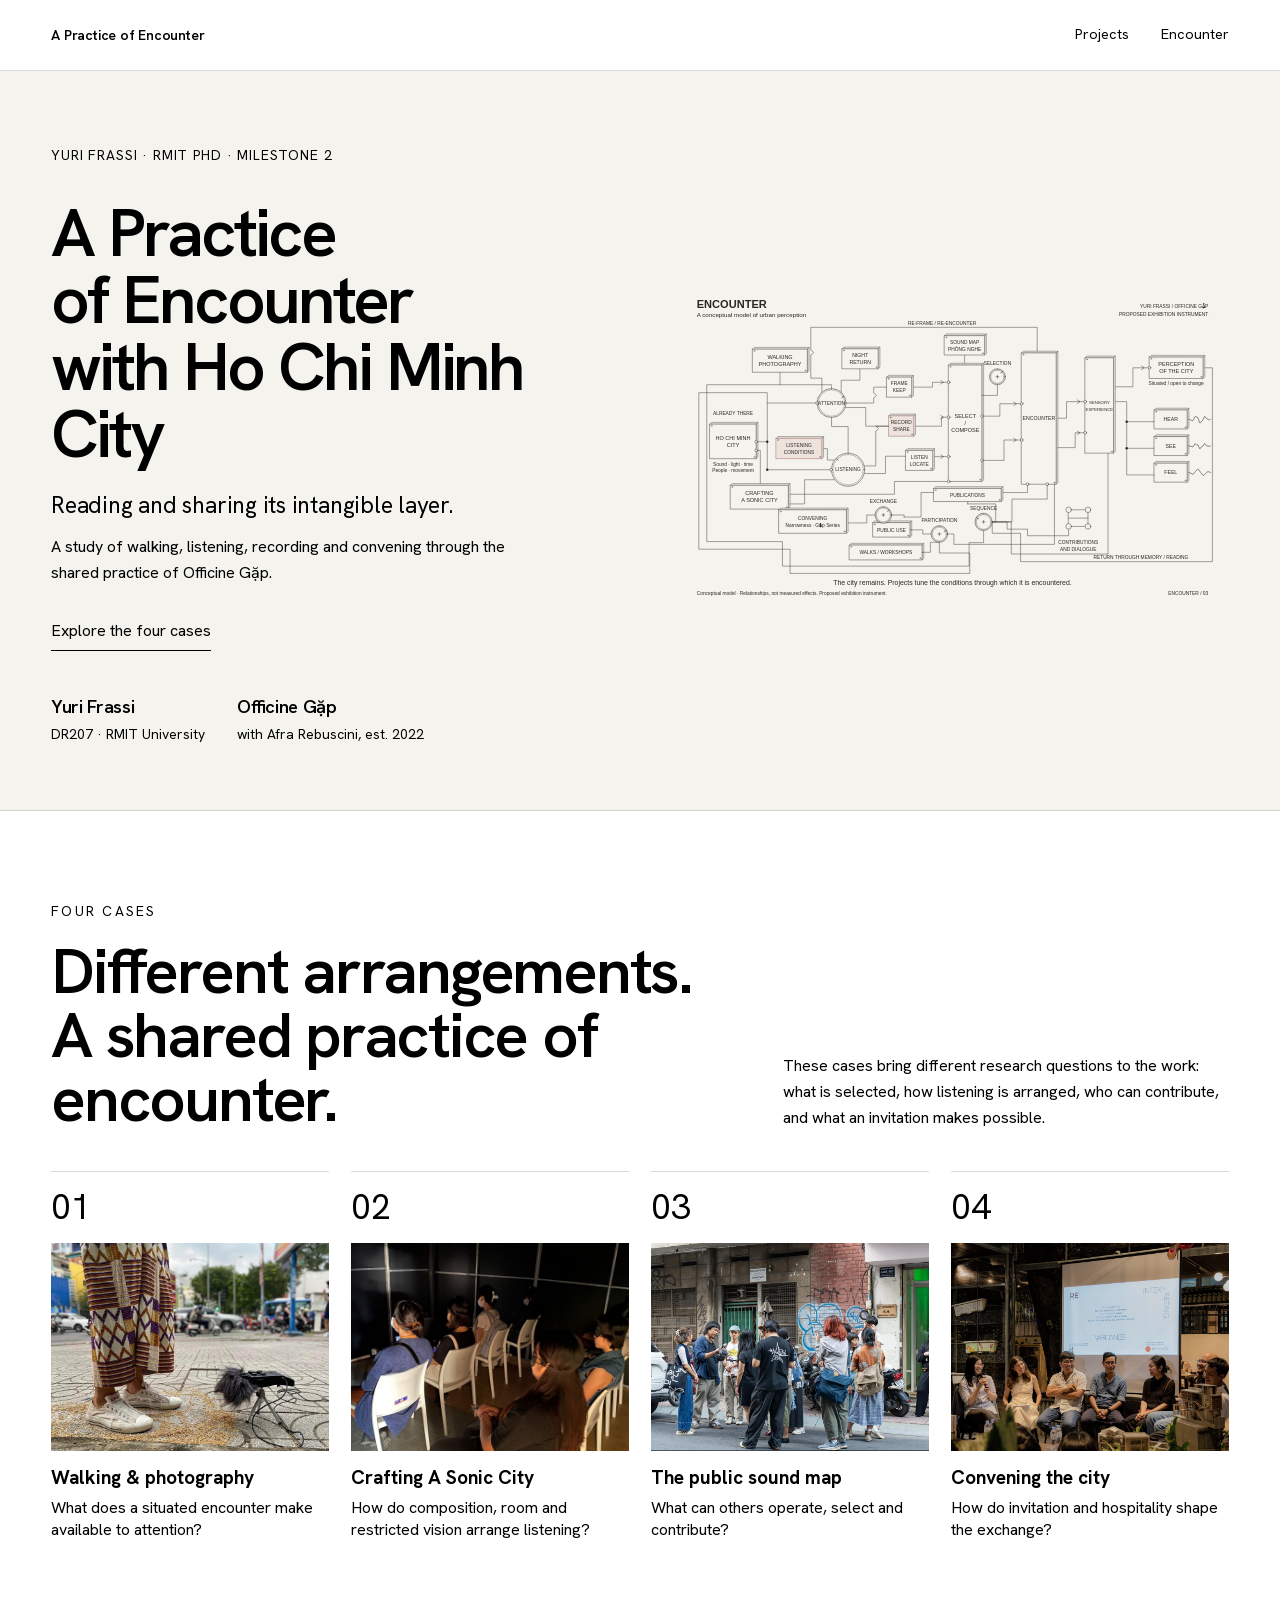
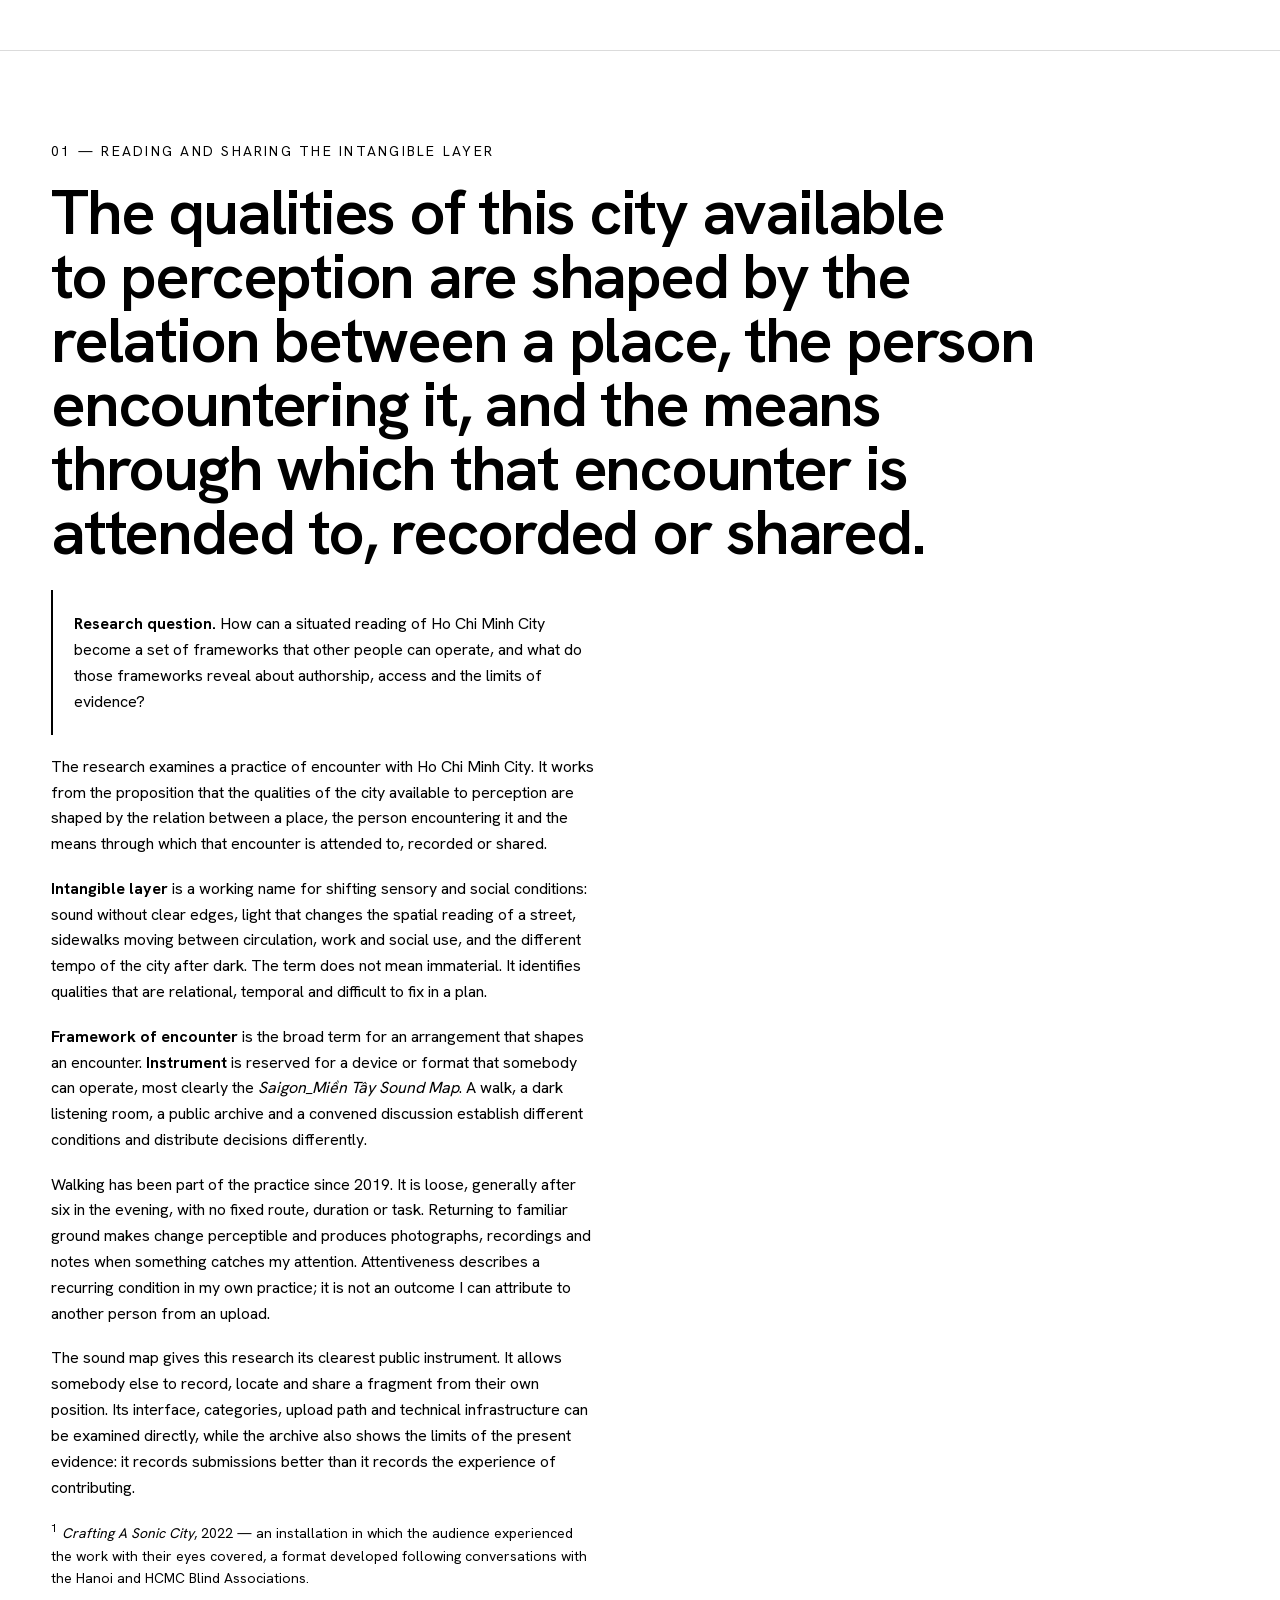
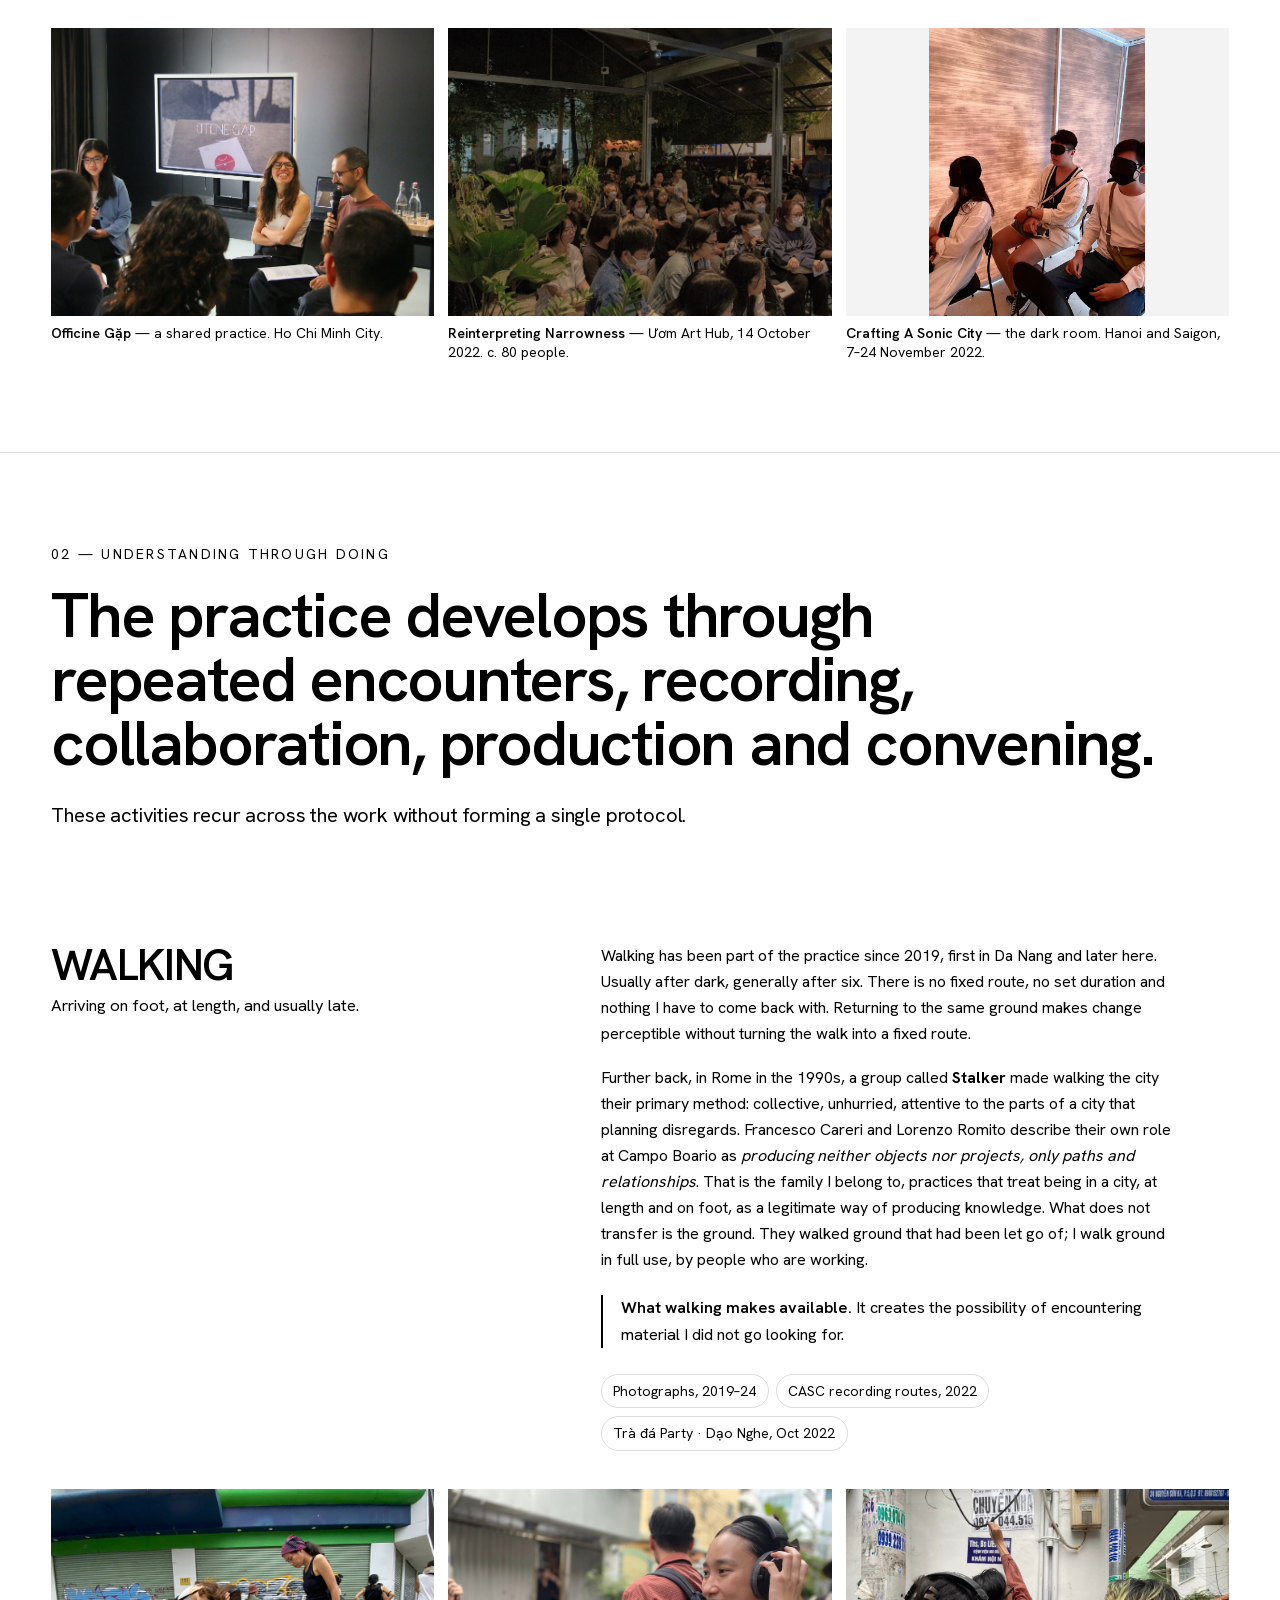
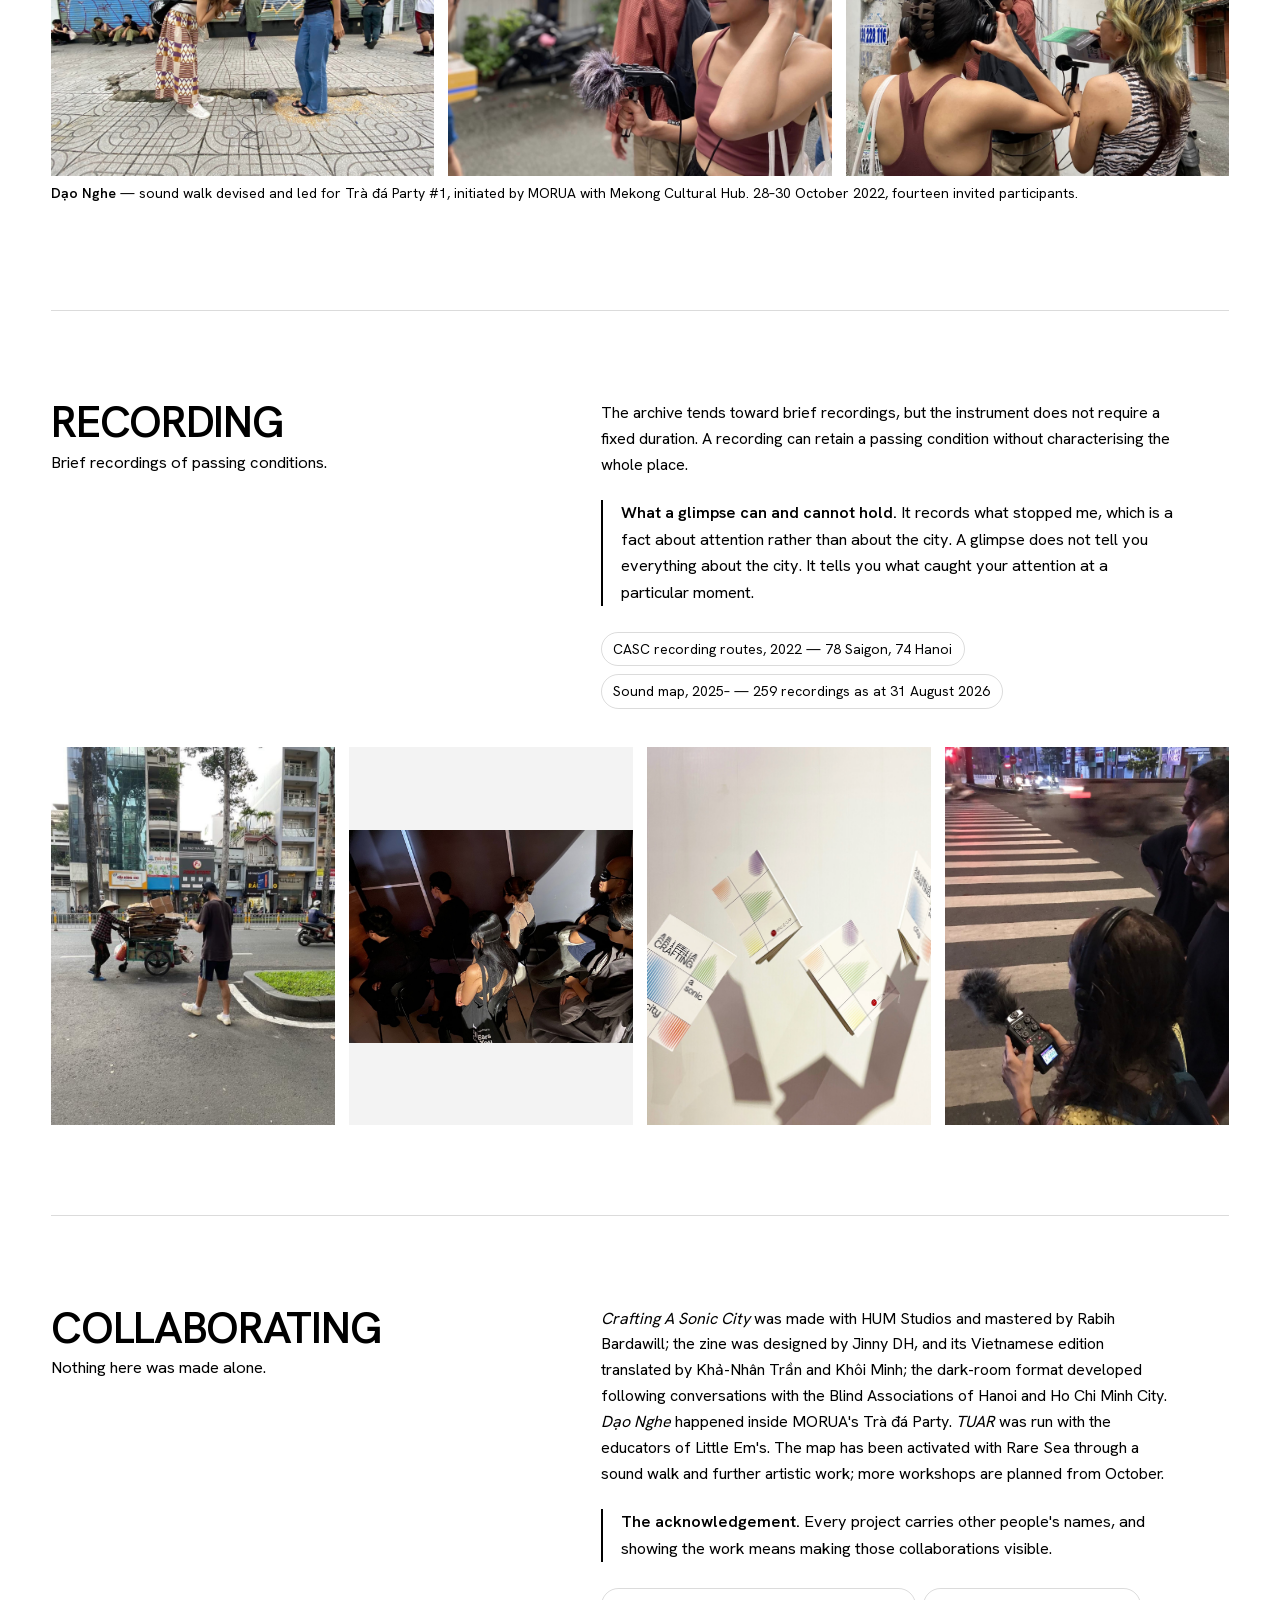
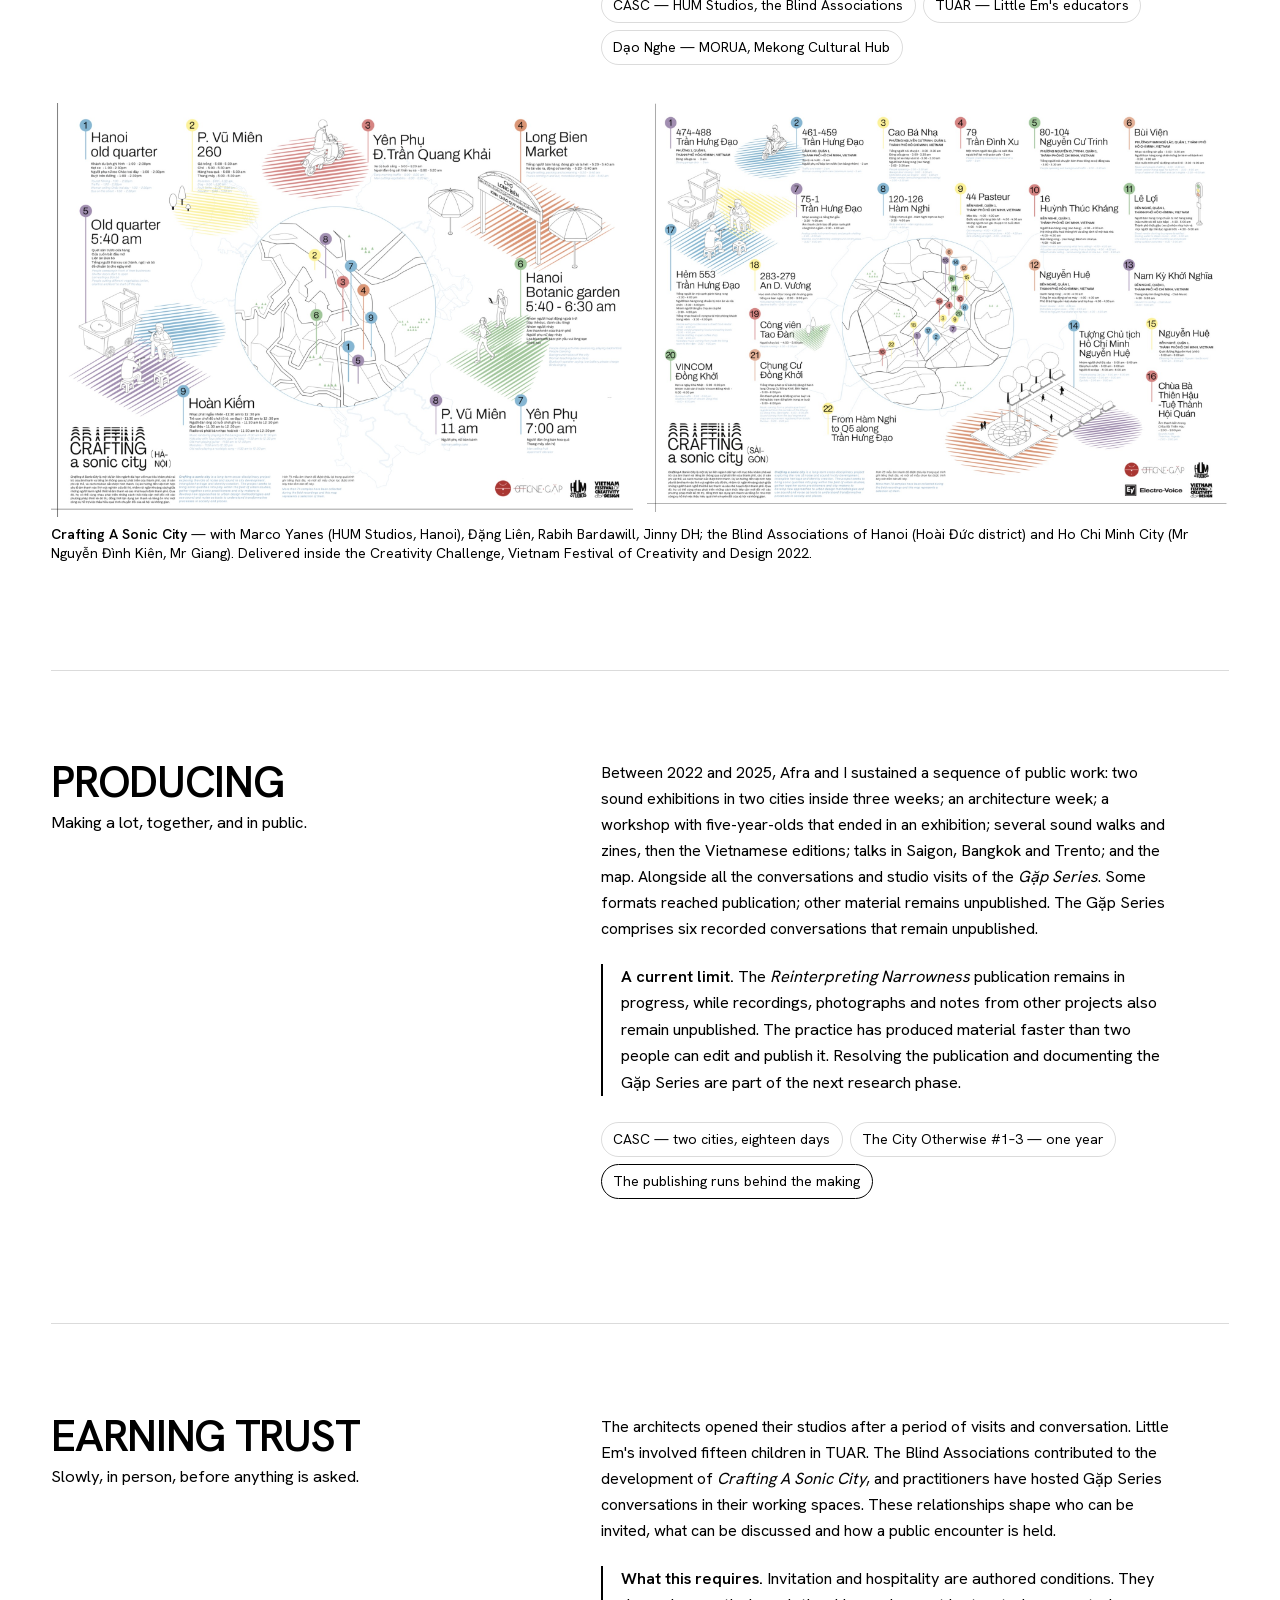
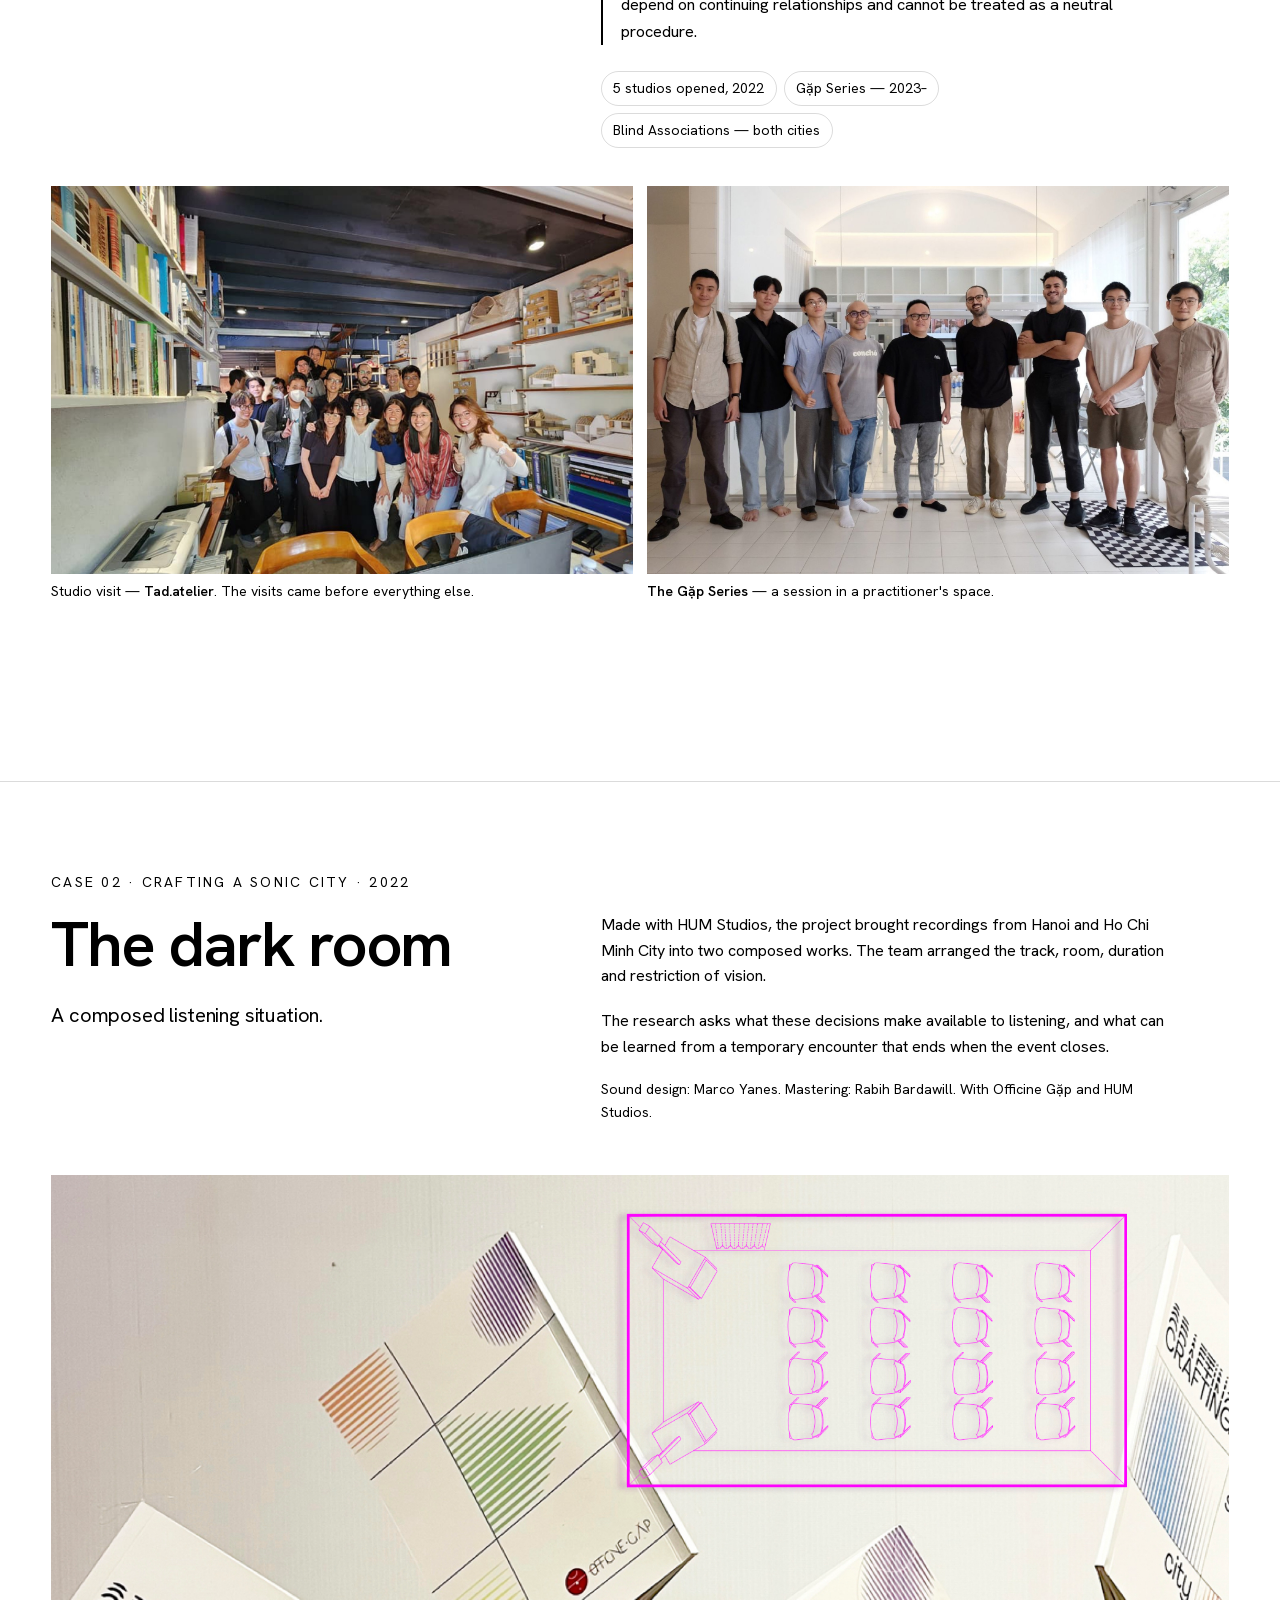
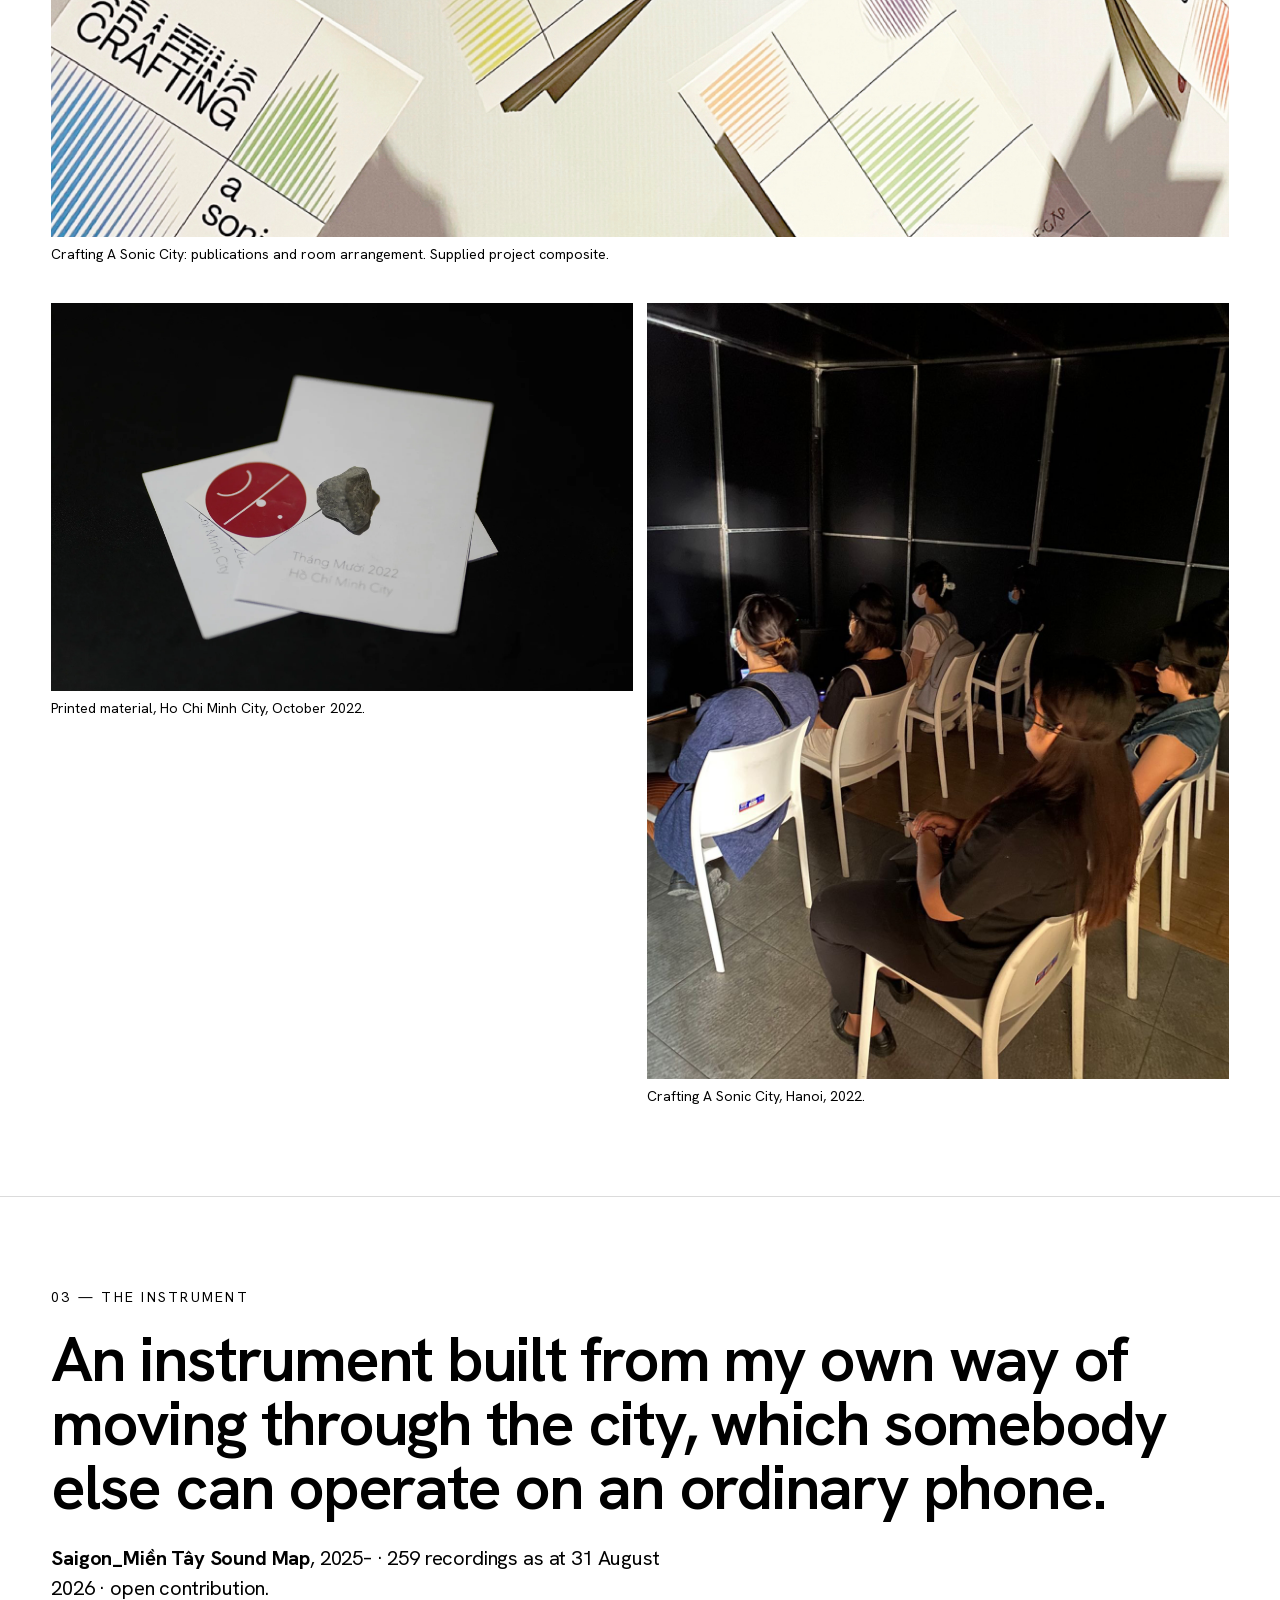
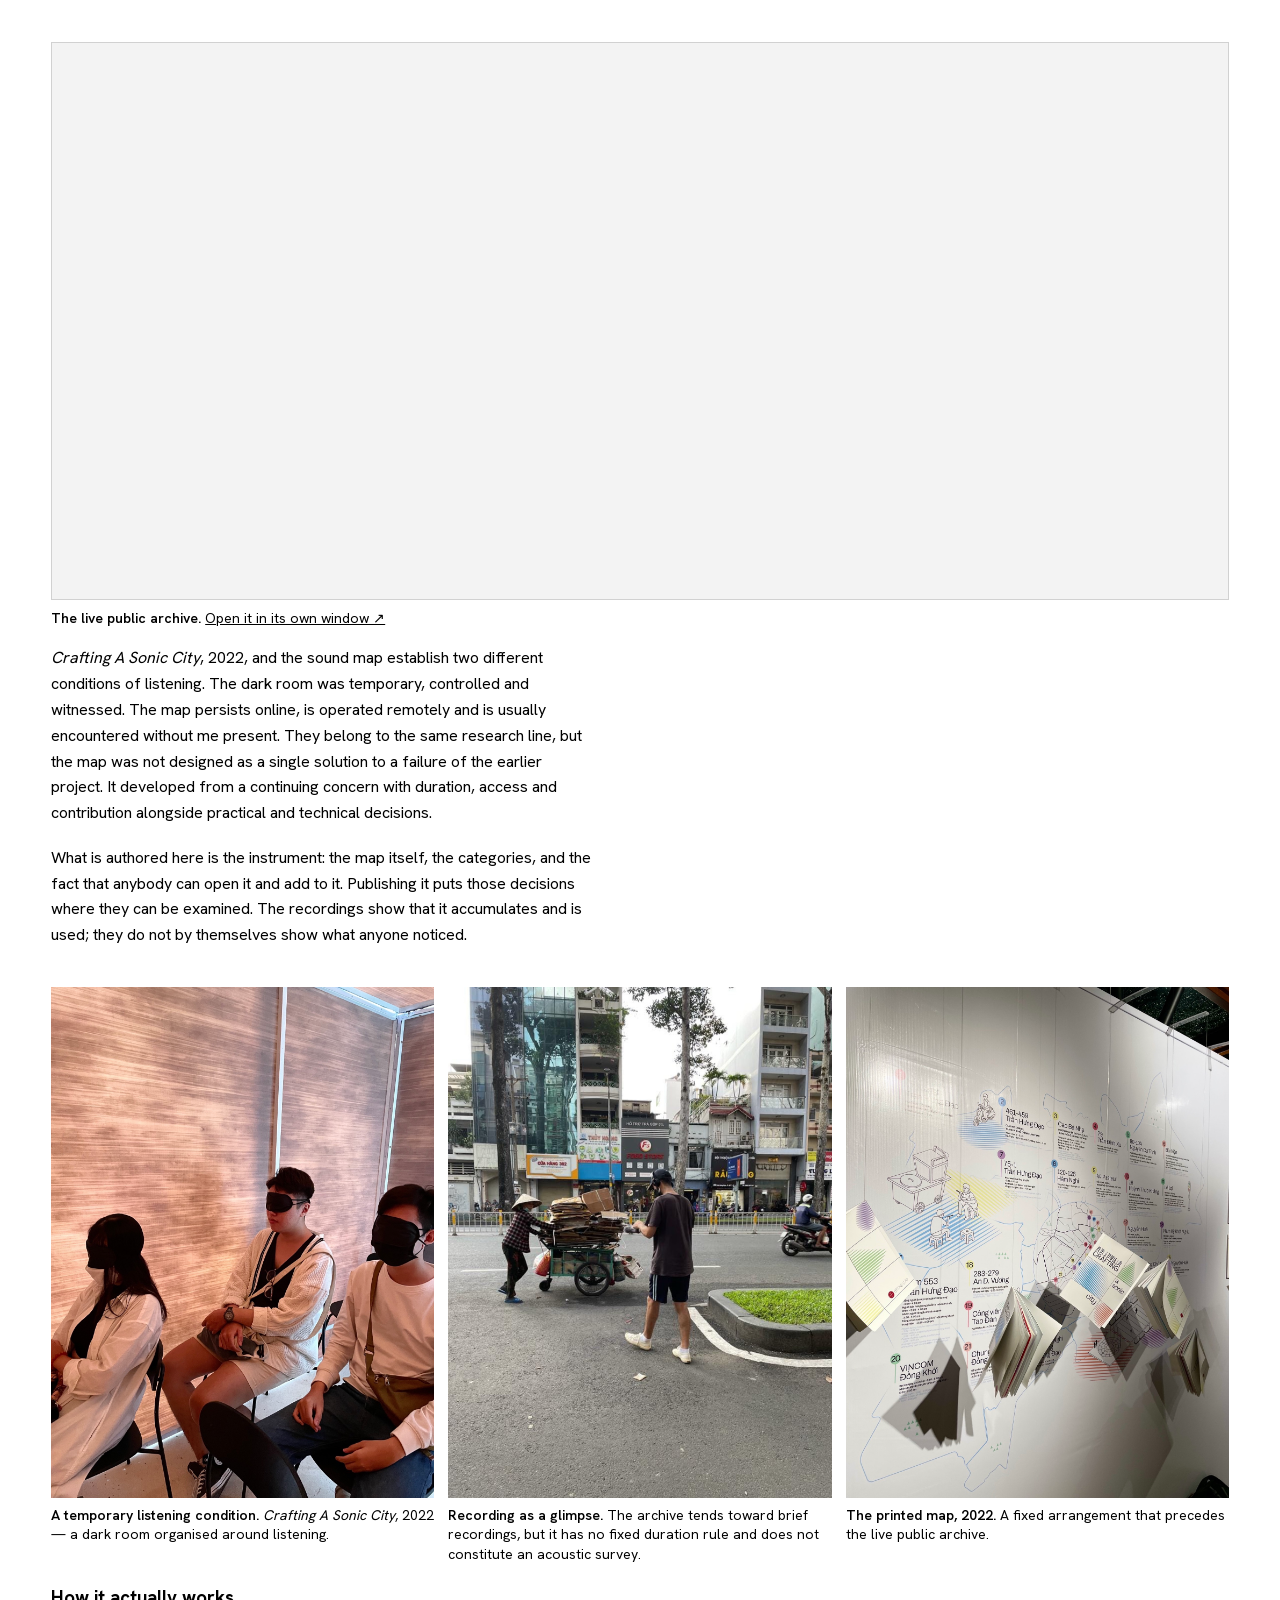
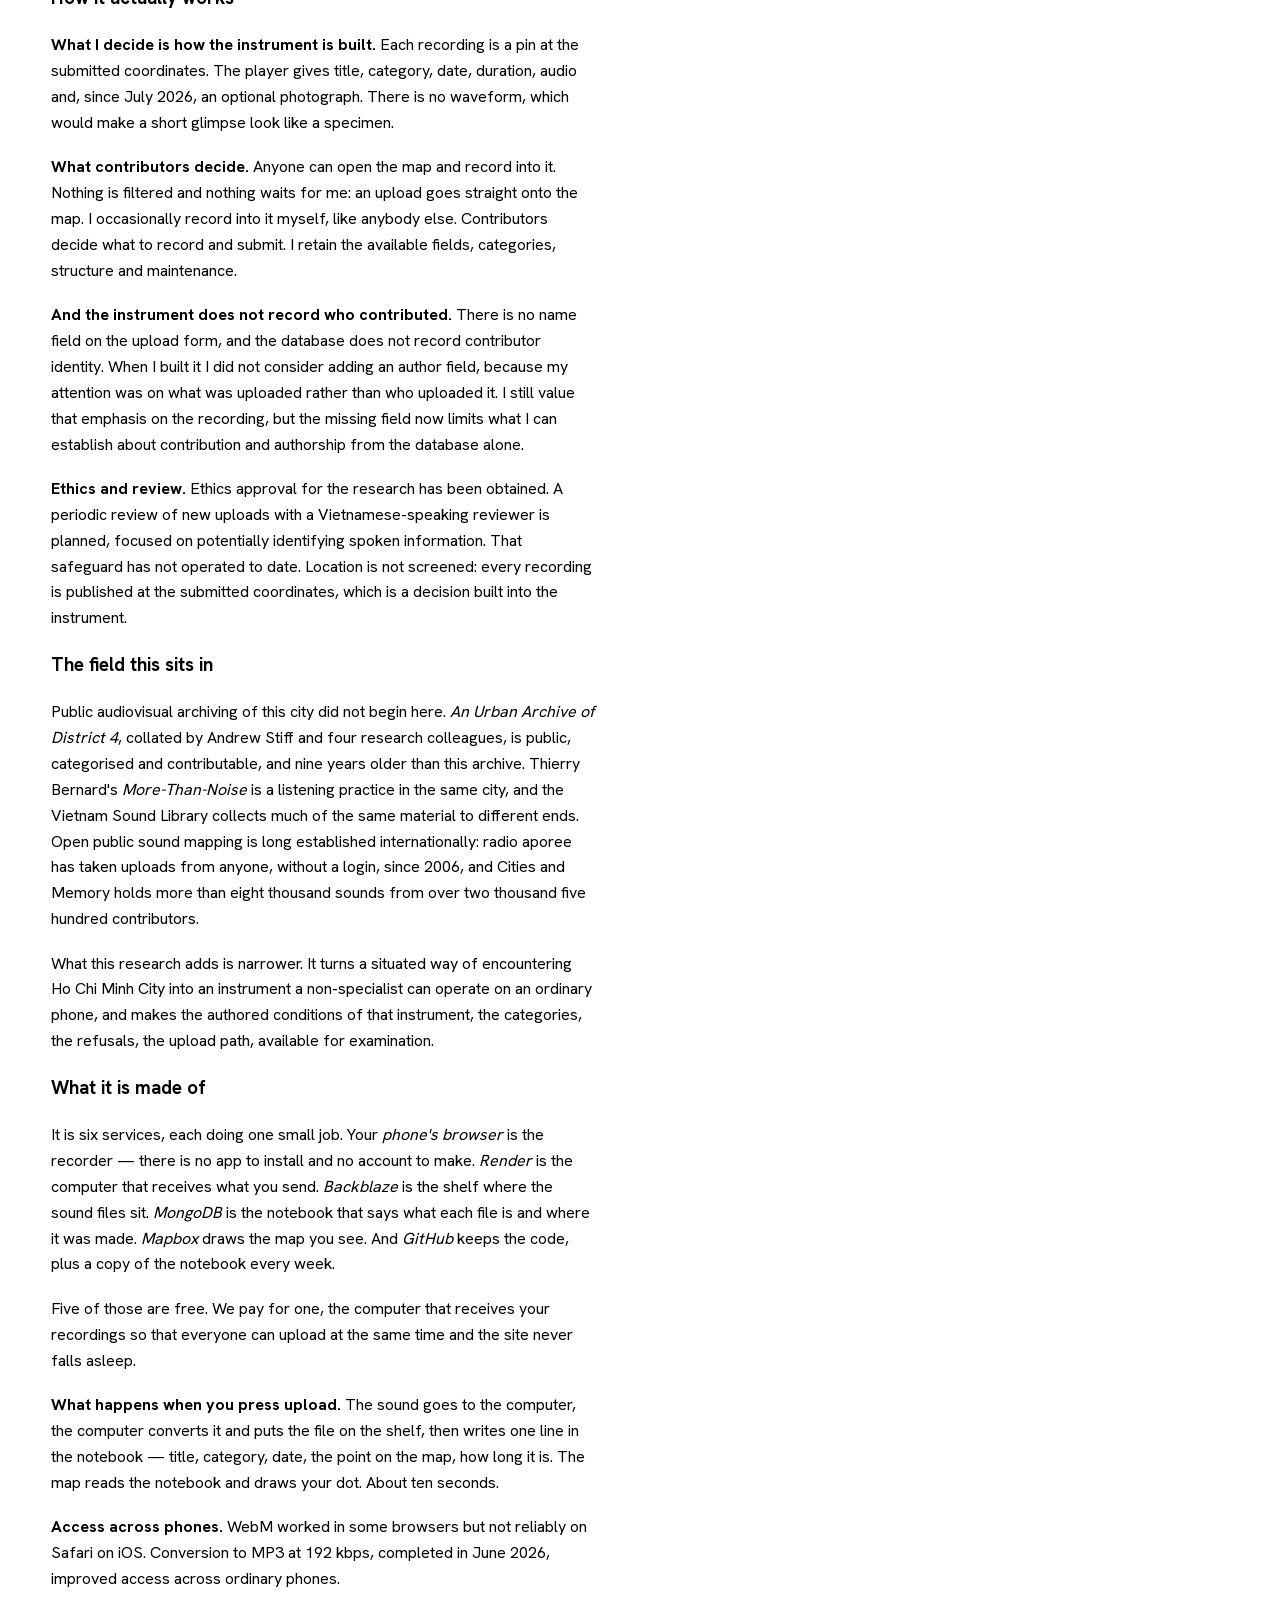
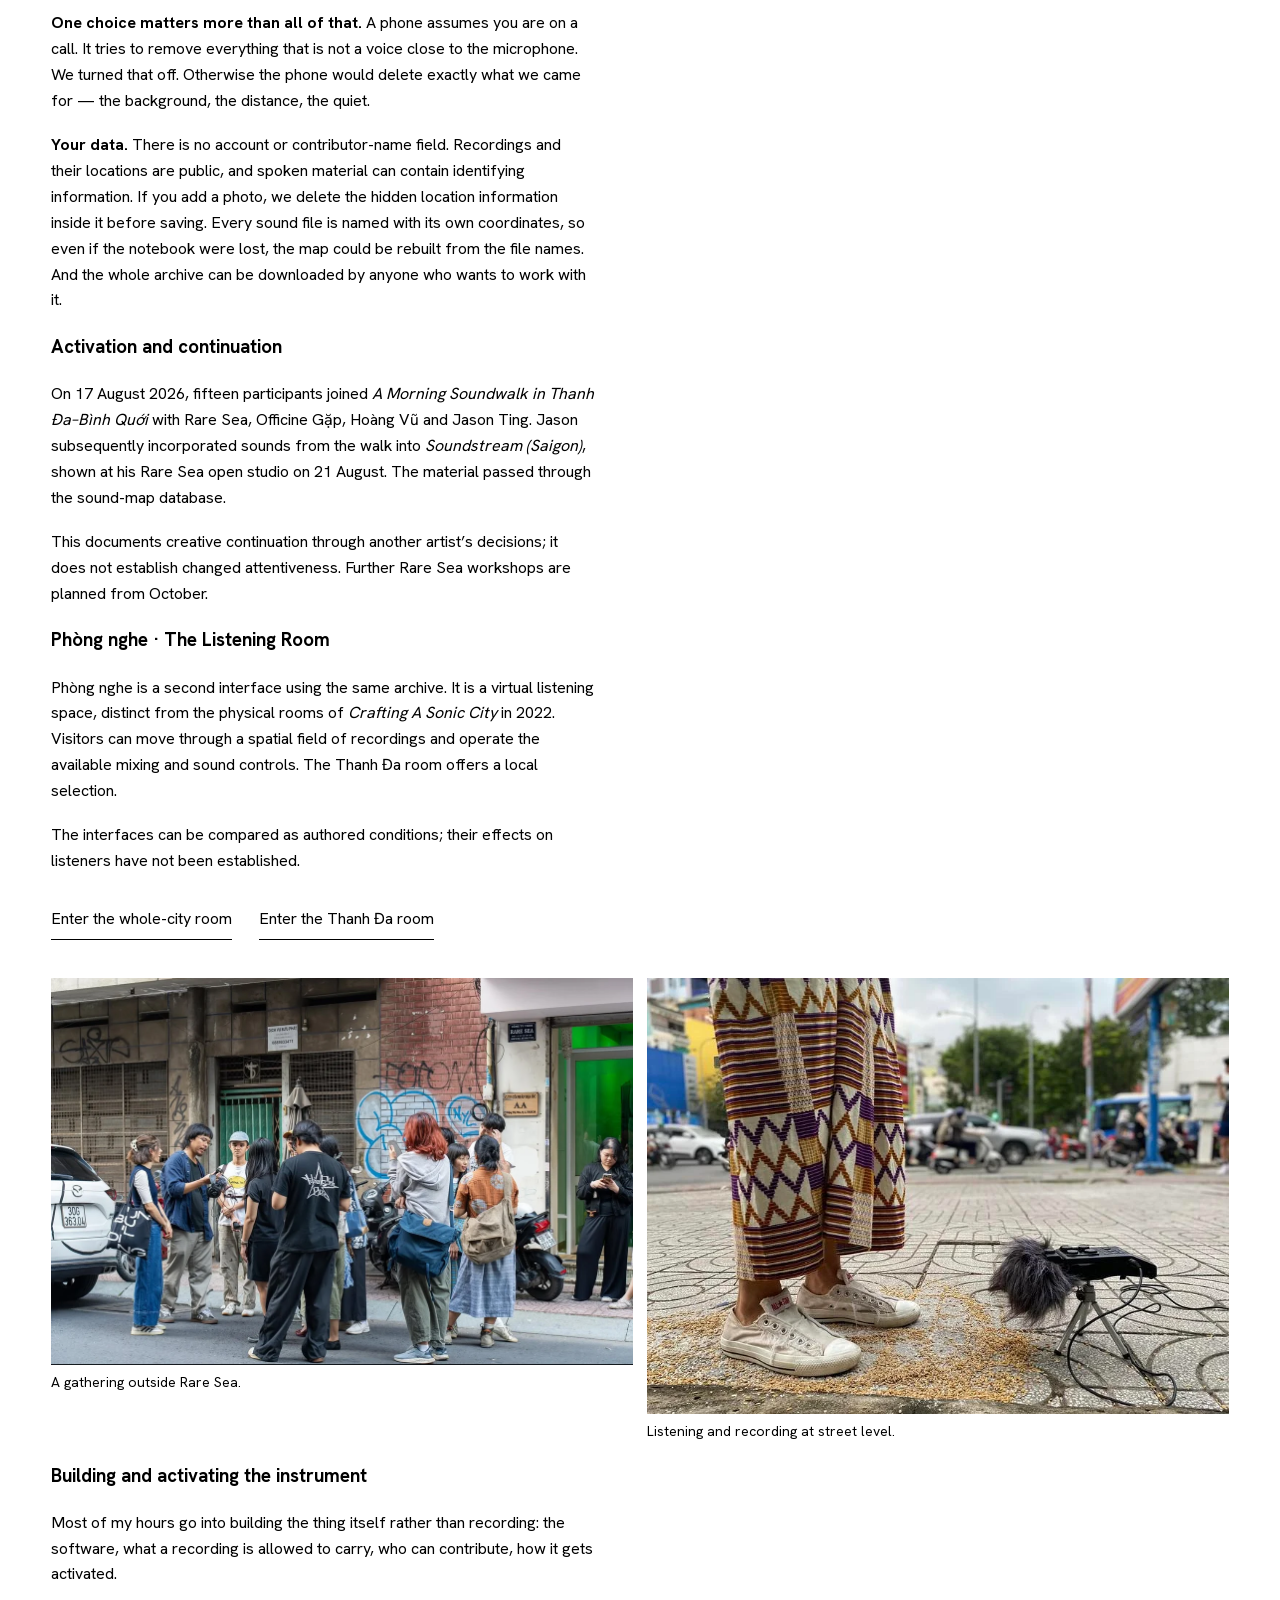
<file: index.html>
<!doctype html>
<html lang="en">
<head>
<meta charset="utf-8" />
<meta name="viewport" content="width=device-width, initial-scale=1, viewport-fit=cover" />
<title>A Practice of Encounter with Ho Chi Minh City: Reading and Sharing its Intangible Layer — Yuri Frassi · RMIT Milestone 2</title>
<meta name="description" content="A practice-based PhD examining situated encounters with Ho Chi Minh City, the frameworks built through them, and the public forms through which they are shared. Officine Gặp. Yuri Frassi, RMIT University." />
<meta name="robots" content="noindex, nofollow" />
<meta name="theme-color" content="#ffffff" />
<link rel="icon" href="data:image/svg+xml,%3Csvg xmlns='http://www.w3.org/2000/svg' viewBox='0 0 32 32'%3E%3Crect x='6' y='6' width='20' height='20' fill='none' stroke='%23181314' stroke-width='3'/%3E%3C/svg%3E" />
<link rel="stylesheet" href="/css/fonts.css" />
<link rel="stylesheet" href="/css/style.css" />
<style id="instrument-illustration-layout">
.hero { background: #f4f3ed; }
.hero__visual img { display: block; width: 100%; height: auto; }
</style>
</head>
<body>
<a class="skip-link" href="#cases">Skip to projects</a>

<header class="hdr">
  <a class="hdr__brand" href="#top">A&nbsp;Practice&nbsp;of&nbsp;Encounter</a>
  <nav class="hdr__nav" aria-label="Portfolio"><a href="#cases">Projects</a><a href="#encounter">Encounter</a></nav>
</header>

<!-- ============================ HERO ============================ -->
<section class="hero" id="top">
  <div class="wrap hero__layout">
    <div class="hero__copy"><p class="hero__kicker">Yuri Frassi · RMIT PhD · Milestone 2</p>
    <h1>A Practice<br>of Encounter<br>with <em>Ho Chi Minh City</em></h1>
    <p class="hero__sub">Reading and sharing its intangible layer.</p>
    <p class="hero__intro">A study of walking, listening, recording and convening through the shared practice of Officine Gặp.</p>
    <div class="hero__actions"><a class="text-link" href="#cases">Explore the four cases</a></div>
    <div class="hero__facts"><div><b>Yuri Frassi</b>DR207 · RMIT University</div><div><b>Officine Gặp</b>with Afra Rebuscini, est. 2022</div></div></div>
    <figure class="hero__visual" id="encounter-instrument">
      <img src="/assets/milestone-2/circuit-bw.svg" width="1600" height="900" alt="Encounter: a technical-manual illustration connecting Ho Chi Minh City, the projects, sensory experience and perception." fetchpriority="high">
    </figure>
  </div>
</section>
<section class="sec case-index" id="cases"><div class="wrap">
 <div class="section-intro"><p class="num">Four cases</p><h2>Different arrangements.<br>A shared practice of encounter.</h2><p>These cases bring different research questions to the work: what is selected, how listening is arranged, who can contribute, and what an invitation makes possible.</p></div>
 <div class="case-grid">
 <a class="case" href="#walking"><span class="case__number">01</span><img src="/assets/milestone-2/sound-walk-pavement-recorder.webp" width="800" height="600" alt="A recorder placed at street level" loading="lazy"><h3>Walking &amp; photography</h3><p>What does a situated encounter make available to attention?</p></a>
 <a class="case" href="#casc"><span class="case__number">02</span><img src="/assets/img/casc-darkroom-hanoi.jpg" alt="Visitors in the Crafting A Sonic City listening room" loading="lazy" width="1200" height="1600"><h3>Crafting A Sonic City</h3><p>How do composition, room and restricted vision arrange listening?</p></a>
 <a class="case" href="#instrument"><span class="case__number">03</span><img src="/assets/milestone-2/street-gathering-rare-sea.webp" width="1170" height="778" alt="A gathering outside Rare Sea with recording equipment" loading="lazy"><h3>The public sound map</h3><p>What can others operate, select and contribute?</p></a>
 <a class="case" href="#write"><span class="case__number">04</span><img src="/assets/milestone-2/reinterpreting-narrowness-panel.webp" width="2200" height="1467" alt="Reinterpreting Narrowness panel discussion" loading="lazy"><h3>Convening the city</h3><p>How do invitation and hospitality shape the exchange?</p></a>
 </div></div></section>
<!-- ============================ THE ARGUMENT ============================ -->
<section class="sec" id="night">
  <div class="wrap">
    <p class="num" data-r>01 — Reading and sharing the intangible layer</p>
    <h2 class="measure-wide" data-r>The qualities of this city available to perception are shaped by the relation between a place, the person encountering it, and the means through which that encounter is attended to, recorded or shared.</h2>
    <div class="measure" data-r><p class="research-question"><b>Research question.</b> How can a situated reading of Ho Chi Minh City become a set of frameworks that other people can operate, and what do those frameworks reveal about authorship, access and the limits of evidence?</p>
      <p>The research examines a practice of encounter with Ho Chi Minh City. It works from the
        proposition that the qualities of the city available to perception are shaped by the
        relation between a place, the person encountering it and the means through which that
        encounter is attended to, recorded or shared.</p>
      <p><b>Intangible layer</b> is a working name for shifting sensory and social conditions:
        sound without clear edges, light that changes the spatial reading of a street, sidewalks
        moving between circulation, work and social use, and the different tempo of the city after
        dark. The term does not mean immaterial. It identifies qualities that are relational,
        temporal and difficult to fix in a plan.</p>
      <p><b>Framework of encounter</b> is the broad term for an arrangement that shapes an
        encounter. <b>Instrument</b> is reserved for a device or format that somebody can operate,
        most clearly the <em>Saigon_Miền Tây Sound Map</em>. A walk, a dark listening room, a public
        archive and a convened discussion establish different conditions and distribute decisions
        differently.</p>
      <p>Walking has been part of the practice since 2019. It is loose, generally after six in the
        evening, with no fixed route, duration or task. Returning to familiar ground makes change
        perceptible and produces photographs, recordings and notes when something catches my
        attention. Attentiveness describes a recurring condition in my own practice; it is not an
        outcome I can attribute to another person from an upload.</p>
      <p>The sound map gives this research its clearest public instrument. It allows somebody else
        to record, locate and share a fragment from their own position. Its interface, categories,
        upload path and technical infrastructure can be examined directly, while the archive also
        shows the limits of the present evidence: it records submissions better than it records the
        experience of contributing.</p>
      <p class="note"><sup>1</sup> <em>Crafting A Sonic City</em>, 2022 — an installation in which
        the audience experienced the work with their eyes covered, a format developed following
        conversations with the Hanoi and HCMC Blind Associations.</p>
      </div>

    <div class="grid grid--3">
      <figure class="fig" data-r><img src="/assets/img/p-officine-gap-shared-practice.jpg" alt="Officine Gặp, shared practice" loading="lazy" width="1900" height="1266">
        <figcaption class="cap"><b>Officine Gặp</b> — a shared practice. Ho Chi Minh City.</figcaption></figure>
      <figure class="fig" data-r><img src="/assets/img/p-rn-talk-public.jpg" alt="Reinterpreting Narrowness panel, Ươm Art Hub" loading="lazy" width="1900" height="1229">
        <figcaption class="cap"><b>Reinterpreting Narrowness</b> — Ươm Art Hub, 14 October 2022. c. 80 people.</figcaption></figure>
      <figure class="fig fig--whole" data-r><img src="/assets/img/p-casc-black-room.jpg" alt="Crafting A Sonic City dark room" loading="lazy" width="1425" height="1900">
        <figcaption class="cap"><b>Crafting A Sonic City</b> — the dark room. Hanoi and Saigon, 7–24 November 2022.</figcaption></figure>
    </div>
  </div>
</section>

<!-- ======================= UNDERSTANDING THROUGH DOING ======================= -->
<section class="sec" id="read">
  <div class="wrap">
    <p class="num" data-r>02 — Understanding through doing</p>
    <h2 class="measure-wide" data-r>The practice develops through repeated encounters, recording, collaboration, production and convening.</h2>
    <p class="lede" data-r>
      These activities recur across the work without forming a single protocol.
    </p>

    <!-- WALKING -->
    <article class="move" id="walking">
      <div class="move__head">
        <div data-r>
          <h3 class="move__name">Walking</h3>
          <p class="move__gloss">Arriving on foot, at length, and usually late.</p>
        </div>
        <div class="move__body" data-r>
          <p>
            Walking has been part of the practice since 2019, first in Da Nang and later here.
            Usually after dark, generally after six. There is no fixed route, no set duration and
            nothing I have to come back with. Returning to the same ground makes change perceptible
            without turning the walk into a fixed route.
          </p>
          <p>
            Further back, in Rome in the 1990s, a group called <b>Stalker</b> made walking the city
            their primary method: collective, unhurried, attentive to the parts of a city that
            planning disregards. Francesco Careri and Lorenzo Romito describe their own role at
            Campo Boario as <em>producing neither objects nor projects, only paths and
            relationships</em>. That is the family I belong to, practices that treat being in a
            city, at length and on foot, as a legitimate way of producing knowledge. What does not
            transfer is the ground. They walked ground that had been let go of; I walk ground in
            full use, by people who are working.
          </p>
          <p class="move__value">
            <b>What walking makes available.</b> It creates the possibility of encountering
            material I did not go looking for.
          </p>
          <ul class="ev">
            <li>Photographs, 2019–24</li>
            <li>CASC recording routes, 2022</li>
            <li>Trà đá Party · Dạo Nghe, Oct 2022</li>
          </ul>
        </div>
      </div>
      <div class="grid grid--3">
        <figure class="fig" data-r><img src="/assets/img/p-sound-and-city-walk-1.jpg" alt="Sound and city walk" loading="lazy" width="1900" height="1425"></figure>
        <figure class="fig" data-r><img src="/assets/img/p-sound-and-city-walk-2.jpg" alt="Sound and city walk" loading="lazy" width="1900" height="1425"></figure>
        <figure class="fig" data-r><img src="/assets/img/p-sound-and-city-walk-3.jpg" alt="Sound and city walk" loading="lazy" width="1900" height="1425"></figure>
      </div>
      <p class="cap" data-r><b>Dạo Nghe</b> — sound walk devised and led for Trà đá Party #1, initiated by MORUA with Mekong Cultural Hub. 28–30 October 2022, fourteen invited participants.</p>
    </article>

    <!-- RECORDING -->
    <article class="move">
      <div class="move__head">
        <div data-r>
          <h3 class="move__name">Recording</h3>
          <p class="move__gloss">Brief recordings of passing conditions.</p>
        </div>
        <div class="move__body" data-r>
          <p>
            The archive tends toward brief recordings, but the instrument does not require a fixed duration. A recording can retain a passing condition without characterising the whole place.
          </p>
          <p class="move__value">
            <b>What a glimpse can and cannot hold.</b> It records what stopped me, which is a fact
            about attention rather than about the city. A glimpse does not tell you everything about
            the city. It tells you what caught your attention at a particular moment.
          </p>
          <ul class="ev">
            <li>CASC recording routes, 2022 — 78 Saigon, 74 Hanoi</li>
            <li>Sound map, 2025– — 259 recordings as at 31 August 2026</li>
          </ul>
        </div>
      </div>
      <div class="grid grid--4">
        <figure class="fig fig--tall" data-r><img src="/assets/img/p-me-recording-soundscape.jpg" alt="Recording the soundscape" loading="lazy" width="1425" height="1900"></figure>
        <figure class="fig fig--tall fig--whole" data-r><img src="/assets/img/casc-01.jpg" alt="Crafting A Sonic City" loading="lazy" width="1900" height="1425"></figure>
        <figure class="fig fig--tall" data-r><img src="/assets/img/casc-03.jpg" alt="Crafting A Sonic City" loading="lazy" width="1176" height="1900"></figure>
        <figure class="fig fig--tall" data-r><img src="/assets/img/p-us-casc.jpg" alt="Crafting A Sonic City" loading="lazy" width="1425" height="1900"></figure>
      </div>
    </article>

    <!-- COLLABORATING -->
    <article class="move">
      <div class="move__head">
        <div data-r>
          <h3 class="move__name">Collaborating</h3>
          <p class="move__gloss">Nothing here was made alone.</p>
        </div>
        <div class="move__body" data-r>
          <p>
            <em>Crafting A Sonic City</em> was made with HUM Studios and mastered by Rabih
            Bardawill; the zine was designed by Jinny DH, and its Vietnamese edition translated
            by Khả-Nhân Trần and Khôi Minh; the dark-room format developed following conversations
            with the Blind Associations of Hanoi and Ho Chi Minh City. <em>Dạo Nghe</em> happened inside
            MORUA's Trà đá Party. <em>TUAR</em> was run with the educators of Little Em's. The map has been activated with Rare Sea through a sound walk and further artistic work; more workshops are planned from October.
          </p>
          <p class="move__value">
            <b>The acknowledgement.</b> Every project carries other people's names, and showing the
            work means making those collaborations visible.
          </p>
          <ul class="ev">
            <li>CASC — HUM Studios, the Blind Associations</li>
            <li>TUAR — Little Em's educators</li>
            <li>Dạo Nghe — MORUA, Mekong Cultural Hub</li>
          </ul>
        </div>
      </div>
      <div class="grid grid--2">
        <figure class="fig fig--free" data-r><img src="/assets/img/casc-02.jpg" alt="Crafting A Sonic City — Hanoi listening map" loading="lazy" width="1900" height="1351"></figure>
        <figure class="fig fig--free" data-r><img src="/assets/img/casc-04.jpg" alt="Crafting A Sonic City — Saigon listening map" loading="lazy" width="1900" height="1336"></figure>
      </div>
      <p class="cap" data-r><b>Crafting A Sonic City</b> — with Marco Yanes (HUM Studios, Hanoi), Đặng Liên, Rabih Bardawill, Jinny DH; the Blind Associations of Hanoi (Hoài Đức district) and Ho Chi Minh City (Mr Nguyễn Đình Kiên, Mr Giang). Delivered inside the Creativity Challenge, Vietnam Festival of Creativity and Design 2022.</p>
    </article>

    <!-- PRODUCING -->
    <article class="move">
      <div class="move__head">
        <div data-r>
          <h3 class="move__name">Producing</h3>
          <p class="move__gloss">Making a lot, together, and in public.</p>
        </div>
        <div class="move__body" data-r>
          <p>
            Between 2022 and 2025, Afra and I sustained a sequence of public work: two sound
            exhibitions in two cities inside three weeks; an architecture week; a workshop with
            five-year-olds that ended in an exhibition; several sound walks and zines, then the
            Vietnamese editions; talks in Saigon, Bangkok and Trento; and the map. Alongside all
            the conversations and studio visits of the <em>Gặp Series</em>. Some formats reached publication; other material remains unpublished. The Gặp Series comprises six recorded conversations that remain unpublished.
          </p>
          <p class="move__value">
            <b>A current limit.</b> The <em>Reinterpreting Narrowness</em> publication remains in
            progress, while recordings, photographs and notes from other projects also remain
            unpublished. The practice has produced material faster than two people can edit and
            publish it. Resolving the publication and documenting the Gặp Series are part of the
            next research phase.
          </p>
          <ul class="ev">
            <li>CASC — two cities, eighteen days</li>
            <li>The City Otherwise #1–3 — one year</li>
            <li data-ok="no">The publishing runs behind the making</li>
          </ul>
        </div>
      </div>
    </article>

    <!-- EARNING TRUST -->
    <article class="move">
      <div class="move__head">
        <div data-r>
          <h3 class="move__name">Earning trust</h3>
          <p class="move__gloss">Slowly, in person, before anything is asked.</p>
        </div>
        <div class="move__body" data-r>
          <p>
            The architects opened their studios after a period of visits and conversation. Little
            Em's involved fifteen children in TUAR. The Blind Associations contributed to the
            development of <em>Crafting A Sonic City</em>, and practitioners have hosted Gặp Series
            conversations in their working spaces. These relationships shape who can be invited,
            what can be discussed and how a public encounter is held.
          </p>
          <p class="move__value">
            <b>What this requires.</b> Invitation and hospitality are authored conditions. They
            depend on continuing relationships and cannot be treated as a neutral procedure.
          </p>
          <ul class="ev">
            <li>5 studios opened, 2022</li>
            <li>Gặp Series — 2023–</li>
            <li>Blind Associations — both cities</li>
          </ul>
        </div>
      </div>
      <div class="grid grid--2">
        <figure class="fig fig--3x2" data-r><img src="/assets/img/p-studio-visit-tad-atelier.jpg" alt="Studio visit, Tad.atelier" loading="lazy" width="1900" height="1334">
          <figcaption class="cap">Studio visit — <b>Tad.atelier</b>. The visits came before everything else.</figcaption></figure>
        <figure class="fig fig--3x2" data-r><img src="/assets/img/gapseries-07.jpg" alt="Gặp Series session" loading="lazy" width="1900" height="1267">
          <figcaption class="cap"><b>The Gặp Series</b> — a session in a practitioner's space.</figcaption></figure>
      </div>
    </article>


  </div>
</section>

<section class="sec" id="casc"><div class="wrap"><p class="num">Case 02 · Crafting A Sonic City · 2022</p><div class="move__head"><div><h2>The dark room</h2><p class="lede">A composed listening situation.</p></div><div class="move__body"><p>Made with HUM Studios, the project brought recordings from Hanoi and Ho Chi Minh City into two composed works. The team arranged the track, room, duration and restriction of vision.</p><p>The research asks what these decisions make available to listening, and what can be learned from a temporary encounter that ends when the event closes.</p><p class="note">Sound design: Marco Yanes. Mastering: Rabih Bardawill. With Officine Gặp and HUM Studios.</p></div></div>
<figure class="fig fig--free"><picture><source srcset="/assets/milestone-2/crafting-sonic-city-publications-room-overlay.webp" type="image/webp"><img src="/assets/milestone-2/crafting-sonic-city-publications-room-overlay.jpg" alt="Crafting A Sonic City publications and a drawing of the room arrangement" width="1920" height="1080" loading="lazy"></picture><figcaption class="cap">Crafting A Sonic City: publications and room arrangement. Supplied project composite.</figcaption></figure>
<div class="grid grid--2"><figure class="fig fig--free"><picture><source srcset="/assets/milestone-2/officine-gap-printed-material-stone.webp" type="image/webp"><img src="/assets/milestone-2/officine-gap-printed-material-stone.jpg" alt="A stone on printed Officine Gặp material" width="2200" height="1467" loading="lazy"></picture><figcaption class="cap">Printed material, Ho Chi Minh City, October 2022.</figcaption></figure><figure class="fig fig--free"><img src="/assets/img/casc-darkroom-hanoi.jpg" alt="Visitors seated in the Hanoi dark listening room" loading="lazy" width="1200" height="1600"><figcaption class="cap">Crafting A Sonic City, Hanoi, 2022.</figcaption></figure></div>
</div></section>
<!-- ============================ THE INSTRUMENT ============================ -->
<section class="sec" id="instrument">
  <div class="wrap">
    <p class="num" data-r>03 — The instrument</p>
    <h2 class="measure-wide" data-r>An instrument built from my own way of moving through the city, which somebody else can operate on an ordinary phone.</h2>
    <p class="lede" data-r>
      <b>Saigon_Miền Tây Sound Map</b>, 2025– · 259 recordings as at 31 August 2026 · open contribution.
    </p>

    <div class="embed" data-r>
      <iframe src="https://saigon-soundscape.onrender.com/" title="Saigon_Miền Tây Sound Map — the live instrument" loading="lazy"></iframe>
      <p class="cap"><b>The live public archive.</b>
        <a href="https://saigon-soundscape.onrender.com/" target="_blank" rel="noopener">Open it in its own window&nbsp;↗</a></p>
    </div>

    <div class="measure" data-r>
      <p><em>Crafting A Sonic City</em>, 2022, and the sound map establish two different conditions
        of listening. The dark room was temporary, controlled and witnessed. The map persists
        online, is operated remotely and is usually encountered without me present. They belong to
        the same research line, but the map was not designed as a single solution to a failure of
        the earlier project. It developed from a continuing concern with duration, access and
        contribution alongside practical and technical decisions.</p>
      <p>
        What is authored here is the instrument: the map itself, the categories, and the fact that
        anybody can open it and add to it. Publishing it puts those decisions where they can be
        examined. The recordings show that it accumulates and is used; they do not by themselves
        show what anyone noticed.
      </p>
    </div>

    <div class="grid grid--3">
      <figure class="fig fig--tall" data-r><img src="/assets/img/p-casc-black-room.jpg" alt="Crafting A Sonic City, the dark room" loading="lazy" width="1425" height="1900">
        <figcaption class="cap"><b>A temporary listening condition.</b> <em>Crafting A Sonic City</em>, 2022 — a dark room organised around listening.</figcaption></figure>
      <figure class="fig fig--tall" data-r><img src="/assets/img/p-me-recording-soundscape.jpg" alt="Recording the soundscape" loading="lazy" width="1425" height="1900">
        <figcaption class="cap"><b>Recording as a glimpse.</b> The archive tends toward brief recordings, but it has no fixed duration rule and does not constitute an acoustic survey.</figcaption></figure>
      <figure class="fig fig--tall" data-r><img src="/assets/img/p-casc-black-room-map.jpg" alt="Printed sound map" loading="lazy" width="1425" height="1900">
        <figcaption class="cap"><b>The printed map, 2022.</b> A fixed arrangement that precedes the live public archive.</figcaption></figure>
    </div>

    <div class="measure" data-r>
      <h3>How it actually works</h3>
      <p><b>What I decide is how the instrument is built.</b> Each recording is a pin at the
        submitted coordinates. The player gives title, category, date, duration, audio and,
        since July 2026, an optional photograph. There is no waveform, which would make a short glimpse
        look like a specimen.</p>
      <p><b>What contributors decide.</b> Anyone can open the map and record into it.
        Nothing is filtered and nothing waits for me: an upload goes straight onto the map. I
        occasionally record into it myself, like anybody else. Contributors decide what to record and submit. I retain the available fields, categories, structure and maintenance.</p>
      <p><b>And the instrument does not record who contributed.</b> There is no name field on the
        upload form, and the database does not record contributor identity. When I built it I did not
        consider adding an author field, because my attention was on what was uploaded rather than
        who uploaded it. I still value that emphasis on the recording, but the missing field now
        limits what I can establish about contribution and authorship from the database alone.</p>
      <p><b>Ethics and review.</b> Ethics approval for the research has been obtained. A periodic
        review of new uploads with a Vietnamese-speaking reviewer is planned, focused on potentially
        identifying spoken information. That safeguard has not operated to date. Location is not
        screened: every recording is published at the submitted coordinates, which is a
        decision built into the instrument.</p>

      <h3>The field this sits in</h3>
      <p>Public audiovisual archiving of this city did not begin here. <em>An Urban Archive of
        District 4</em>, collated by Andrew Stiff and four research colleagues, is public,
        categorised and contributable, and nine years older than this archive. Thierry Bernard's
        <em>More-Than-Noise</em> is a listening practice in the same city, and the Vietnam Sound
        Library collects much of the same material to different ends. Open public sound mapping is
        long established internationally: radio aporee has taken uploads from anyone, without a
        login, since 2006, and Cities and Memory holds more than eight thousand sounds from over two
        thousand five hundred contributors.</p>
      <p>What this research adds is narrower. It turns a situated way of encountering Ho Chi Minh
        City into an instrument a non-specialist can operate on an ordinary phone, and makes the
        authored conditions of that instrument, the categories, the refusals, the upload path,
        available for examination.</p>

      <h3>What it is made of</h3>
      <p>It is six services, each doing one small job. Your <em>phone's browser</em> is the recorder
        — there is no app to install and no account to make. <em>Render</em> is the computer that
        receives what you send. <em>Backblaze</em> is the shelf where the sound files sit.
        <em>MongoDB</em> is the notebook that says what each file is and where it was made.
        <em>Mapbox</em> draws the map you see. And <em>GitHub</em> keeps the code, plus a copy of the
        notebook every week.</p>
      <p>Five of those are free. We pay for one, the computer that receives your recordings so that
        everyone can upload at the same time and the site never falls asleep.</p>
      <p><b>What happens when you press upload.</b> The sound goes to the computer, the computer
        converts it and puts the file on the shelf, then writes one line in the notebook — title,
        category, date, the point on the map, how long it is. The map reads the notebook and
        draws your dot. About ten seconds.</p>
      <p><b>Access across phones.</b> WebM worked in some browsers but not reliably on Safari on iOS. Conversion to MP3 at 192 kbps, completed in June 2026, improved access across ordinary phones.</p>
      <p><b>One choice matters more than all of that.</b> A phone assumes you are on a call. It
        tries to remove everything that is not a voice close to the microphone. We turned that off.
        Otherwise the phone would delete exactly what we came for — the background, the distance,
        the quiet.</p>
      <p><b>Your data.</b> There is no account or contributor-name field. Recordings and their locations are public, and spoken material can contain identifying information. If you add a photo, we delete
        the hidden location information inside it before saving. Every sound file is named with its
        own coordinates, so even if the notebook were lost, the map could be rebuilt from the file
        names. And the whole archive can be downloaded by anyone who wants to work with it.</p>

      <h3>Activation and continuation</h3>
      <p>On 17 August 2026, fifteen participants joined <em>A Morning Soundwalk in Thanh Đa–Bình Quới</em> with Rare Sea, Officine Gặp, Hoàng Vũ and Jason Ting. Jason subsequently incorporated sounds from the walk into <em>Soundstream (Saigon)</em>, shown at his Rare Sea open studio on 21 August. The material passed through the sound-map database.</p><p>This documents creative continuation through another artist’s decisions; it does not establish changed attentiveness. Further Rare Sea workshops are planned from October.</p>
      <h3>Phòng nghe · The Listening Room</h3><p>Phòng nghe is a second interface using the same archive. It is a virtual listening space, distinct from the physical rooms of <em>Crafting A Sonic City</em> in 2022. Visitors can move through a spatial field of recordings and operate the available mixing and sound controls. The Thanh Đa room offers a local selection.</p><p>The interfaces can be compared as authored conditions; their effects on listeners have not been established.</p>
      <div class="hero__actions"><a class="text-link" href="https://saigon-soundscape.onrender.com/listen" target="_blank" rel="noopener">Enter the whole-city room</a><a class="text-link" href="https://saigon-soundscape.onrender.com/listen?walk=thanh-da" target="_blank" rel="noopener">Enter the Thanh Đa room</a></div>
    </div>

<div class="grid grid--2"><figure class="fig fig--free"><picture><source srcset="/assets/milestone-2/street-gathering-rare-sea.webp" type="image/webp"><img src="/assets/milestone-2/street-gathering-rare-sea.jpg" alt="A group with phones and recording equipment outside Rare Sea" width="1170" height="778" loading="lazy"></picture><figcaption class="cap">A gathering outside Rare Sea.</figcaption></figure><figure class="fig fig--free"><picture><source srcset="/assets/milestone-2/sound-walk-pavement-recorder.webp" type="image/webp"><img src="/assets/milestone-2/sound-walk-pavement-recorder.jpg" alt="A field recorder on a tripod at pavement level" width="800" height="600" loading="lazy"></picture><figcaption class="cap">Listening and recording at street level.</figcaption></figure></div>
    <div class="measure" data-r>
      <h3>Building and activating the instrument</h3>
      <p>Most of my hours go into building the thing itself rather than recording: the software, what a
        recording is allowed to carry, who can contribute, how it gets activated.</p>
      <p>
        The technical work includes recording behaviour, interface decisions, access, storage and
        maintenance. Those decisions shape what the archive can retain and who can use it.
      </p>
      <p><em>Officine Gặp</em> is a shared practice with Afra Rebuscini. I have spent much of the
        project time on the underlying system; Afra has often worked more directly on activation,
        people and the circumstances in which the archive becomes a public programme. The roles
        overlap, and shared projects remain co-authored.</p>

      <h3>What the archive count establishes</h3>
      <p>On 31 August 2026 the live interface displayed 259 recordings. The figure establishes
        accumulation and public use. It does not identify distinct contributors, make the archive
        representative of the city or demonstrate a change in perception.</p>

      <h3>The archive already here, and the field around it</h3>
      <p><em>An Urban Archive of District 4</em> whose fieldwork began in September 2016, has run since then; <b>Andrew Stiff's</b> <em>Moving
        experiences</em> (2020) and <em>Peripheral Poetics: Trip 1–5</em> (2026), <b>Thierry Bernard's</b>
        <em>More-Than-Noise</em> (2026) work in the
        same city. Each of them is an instrument of capture — the lens, the mount, the interval, the
        route. The wider family is older than the school: Stalker walking Rome's edges from the
        mid-1990s, and the counter-mapping and community-archive practices that treat a record of a
        place as something people make rather than something taken from them.</p>
    </div>
  </div>
</section>

<!-- ======================= MEETING THROUGH DOING WITH ======================== -->
<section class="sec" id="write">
  <div class="wrap">
    <p class="num" data-r>04 — Convening the city</p>
    <h2 class="measure-wide" data-r>Convening makes invitation, setting, duration and the conditions of meeting part of the research.</h2>
    <p class="lede" data-r>
      The formats distribute authorship without making the organiser disappear.
    </p>

    <!-- MAKE THE ROOM -->
    <article class="move">
      <div class="move__head">
        <div data-r>
          <h3 class="move__name">Convening<br />the room</h3>
          <p class="move__gloss">Invitation and format establish the conditions of meeting.</p>
        </div>
        <div class="move__body" data-r>
          <p>
            <em>Reinterpreting Narrowness</em> began in 2022 around architecture practices working
            on the tube house. Six studios were invited and five opened their studios during an
            architecture week that also included a panel and workshops.
          </p>
          <p>
            Officine Gặp selected the subject, issued the invitations, set the schedule and
            established the public format. Practitioners contributed the knowledge and material of
            the programme. The room was therefore authored even though its content was not ours
            alone.
          </p>
          <p class="move__value">
            Choosing who to invite changes the field before an event begins. The research examines
            that selection, the conditions of hospitality and what continues after the immediate
            encounter ends.
          </p>
          <ul class="ev">
            <li>Reinterpreting Narrowness — 14 Oct 2022</li>
            <li>5 studios opened, 2 days</li>
            <li>TUAR — Turtle Lake, 2023</li>
          </ul>
        </div>
      </div>
      <div class="grid grid--3">
        <figure class="fig fig--tall" data-r><img src="/assets/img/p-open-studio-g.jpg" alt="Open studio, G+ Architects" loading="lazy" width="1681" height="1900">
          <figcaption class="cap">Open studio — <b>G+ Architects</b></figcaption></figure>
        <figure class="fig fig--tall fig--whole" data-r><img src="/assets/img/p-open-studio-h.a-workshop.jpg" alt="Open studio, H.a. workshop" loading="lazy" width="1900" height="1425">
          <figcaption class="cap">Open studio — <b>H.a. workshop</b></figcaption></figure>
        <figure class="fig fig--tall" data-r><img src="/assets/img/p-open-studio-tad-atelier.jpg" alt="Open studio, Tad.atelier" loading="lazy" width="1425" height="1900">
          <figcaption class="cap">Open studio — <b>Tad.atelier</b></figcaption></figure>
      </div>
      <div class="grid grid--3">
        <figure class="fig fig--3x2" data-r><img src="/assets/milestone-2/reinterpreting-narrowness-panel.jpg" alt="Reinterpreting Narrowness panel" loading="lazy" width="2200" height="1467"></figure>
        <figure class="fig fig--3x2" data-r><img src="/assets/img/p-rn-talk-public-model.jpg" alt="Model at the panel" loading="lazy" width="1900" height="1266"></figure>
        <figure class="fig fig--3x2" data-r><img src="/assets/img/p-rn-talk-public-cafe.jpg" alt="The café at Ươm Art Hub" loading="lazy" width="1900" height="1262"></figure>
      </div>
      <p class="cap" data-r><b>Reinterpreting Narrowness</b> — panel discussion and two-day open studios. Ươm Art Hub, 42/58 Hoàng Hoa Thám, Bình Thạnh. Atelier tho.A, G+ Architects, H.a. workshop, k59 atelier, Tad.atelier.</p>
    </article>

    <div class="grid grid--4">
      <figure class="fig fig--square" data-r><img src="/assets/img/gapseries-01.jpg" alt="Gặp Series session" loading="lazy" width="1900" height="1900"></figure>
      <figure class="fig fig--square" data-r><img src="/assets/img/gapseries-05.jpg" alt="Gặp Series session" loading="lazy" width="1900" height="1900"></figure>
      <figure class="fig fig--square fig--whole" data-r><img src="/assets/img/gapseries-09.jpg" alt="Gặp Series session" loading="lazy" width="1900" height="1267"></figure>
      <figure class="fig fig--square" data-r><img src="/assets/img/gapseries-12.jpg" alt="Gặp Series session" loading="lazy" width="1900" height="1900"></figure>
    </div>
    <div class="grid grid--2">
      <div class="grid__stack">
        <figure class="fig fig--3x2" data-r><img src="/assets/img/gapseries-15.jpg" alt="Gặp Series session in a park pavilion" loading="lazy" width="1600" height="1066"></figure>
        <figure class="fig fig--3x2" data-r><img src="/assets/img/gapseries-16.jpg" alt="Gặp Series session on a staircase" loading="lazy" width="1600" height="1066"></figure>
      </div>
      <figure class="fig fig--tall" data-r><img src="/assets/img/gapseries-17.jpg" alt="Gặp Series session in a concrete room" loading="lazy" width="1200" height="1600"></figure>
    </div>
    <p class="cap" data-r><b>The Gặp Series</b>, 2023– . Studio visits and public conversations with practitioners in Ho Chi Minh City — CTA Architects, Hiếu + Ném Space, Sawaa Design, Tản Mạn Kiến Trúc, and the anthropologist Christina Schwenkel. Six sessions; recorded, unpublished.</p>

<div class="grid grid--2 editorial-pair"><figure class="fig fig--free"><picture><source srcset="/assets/milestone-2/the-city-otherwise-publication-reading.webp" type="image/webp"><img src="/assets/milestone-2/the-city-otherwise-publication-reading.jpg" alt="A reader turns pages of Narrowness as a Site of Negotiation" width="2200" height="1467" loading="lazy"></picture><figcaption class="cap">The City Otherwise: Narrowness as a Site of Negotiation, 2025.</figcaption></figure><figure class="fig fig--free"><picture><source srcset="/assets/milestone-2/collaborative-drawing-table.webp" type="image/webp"><img src="/assets/milestone-2/collaborative-drawing-table.jpg" alt="Participants drawing and annotating a shared sheet at a table" width="2200" height="1650" loading="lazy"></picture><figcaption class="cap">Drawing and discussing around a shared table.</figcaption></figure></div>
    <!-- KEEP THE HOLD SHORT -->
    <article class="move">
      <div class="move__head">
        <div data-r>
          <h3 class="move__name">Duration and<br />editorial responsibility</h3>
          <p class="move__gloss">Short public formats and long publication cycles require different forms of responsibility.</p>
        </div>
        <div class="move__body" data-r>
          <p>
            Convening an evening and editing a multi-year publication are different operations.
            The first establishes a temporary setting; the second requires repeated decisions on
            behalf of contributors and a durable editorial structure.
          </p>
          <p>
            <em>The City Otherwise</em> produced three issues in 2025. The
            <em>Reinterpreting Narrowness</em> publication remains in progress and is planned to
            bring together work from twenty-five practices.
          </p>
          <p class="move__value">
            The practice has worked more effectively through short public formats than through
            long editorial processes. The publication backlog is a practical and research limit
            that the completion plan addresses directly.
          </p>
          <ul class="ev">
            <li data-ok="yes">The City Otherwise #1–3, 2025</li>
            <li data-ok="yes">CASC zine, EN 2022 / VN 2024</li>
            <li data-ok="no">Reinterpreting Narrowness — the book, 4 years</li>
          </ul>
        </div>
      </div>
      <div class="grid grid--3">
        <figure class="fig fig--5x4" data-r><img src="/assets/img/rnbook-04.jpg" alt="Reinterpreting Narrowness book" loading="lazy" width="1900" height="1529"></figure>
        <figure class="fig fig--5x4" data-r><img src="/assets/img/rnbook-07.jpg" alt="Reinterpreting Narrowness book" loading="lazy" width="1900" height="1524"></figure>
        <figure class="fig fig--5x4" data-r><img src="/assets/img/rnbook-09.jpg" alt="Reinterpreting Narrowness book" loading="lazy" width="1900" height="1529"></figure>
      </div>
    </article>


    <!-- WITHDRAW -->
    <article class="move">
      <div class="move__head">
        <div data-r>
          <h3 class="move__name">What continues</h3>
          <p class="move__gloss">Activity after the original event and the limits of that evidence.</p>
        </div>
        <div class="move__body" data-r>
          <p>
            <em>Reinterpreting Narrowness</em> began in 2022 with an architecture week: a panel,
            workshops and two days of open studios. Six practices were invited and five opened
            their doors. Later meetings and activity continued after Officine Gặp stopped
            convening every encounter.
          </p>
          <p>The in-progress publication is planned to bring together work from twenty-five
            practices. That wider participation shows continuation, but the network also has a
            history that predates my intervention.</p>
          <p class="move__value">
            Continuation is evidence of consequence and persistence. It does not by itself
            establish that authority transferred. Chapter 6 will examine who now convenes, who
            decides, what Officine Gặp still controls and what it no longer controls.
          </p>
          <ul class="ev">
            <li data-ok="yes">5 studios opened in 2022; later activity continued</li>
            <li data-ok="yes">Publication planned with work from 25 practices</li>
            <li data-ok="yes">TUAR — closing exhibition of the children's models</li>
          </ul>
        </div>
      </div>
      <div class="grid grid--3">
        <figure class="fig fig--tall" data-r><img src="/assets/img/p-turtle-lake.jpg" alt="TUAR at Turtle Lake" loading="lazy" width="1425" height="1900"></figure>
        <figure class="fig fig--tall" data-r><img src="/assets/img/p-turtle-lake-3.jpg" alt="TUAR at Turtle Lake" loading="lazy" width="1425" height="1900"></figure>
        <figure class="fig fig--tall fig--whole" data-r><img src="/assets/img/p-turtle-lake-6.jpg" alt="TUAR at Turtle Lake" loading="lazy" width="1900" height="1400"></figure>
      </div>
      <div class="grid grid--4">
        <figure class="fig" data-r><img src="/assets/img/tuar-03.jpg" alt="TUAR workshop" loading="lazy" width="1900" height="1398"></figure>
        <figure class="fig" data-r><img src="/assets/img/tuar-08.jpg" alt="TUAR workshop" loading="lazy" width="1900" height="1398"></figure>
        <figure class="fig fig--whole" data-r><img src="/assets/img/tuar-12.jpg" alt="TUAR workshop" loading="lazy" width="1425" height="1900"></figure>
        <figure class="fig" data-r><img src="/assets/img/tuar-16.jpg" alt="TUAR workshop" loading="lazy" width="1900" height="1423"></figure>
      </div>
      <p class="cap" data-r><b>TUAR — Tactical Urbanism at Turtle Lake</b>, 2023. Fifteen children aged four and five, from Little Em's preschool, observing and reimagining Hồ Con Rùa. They read the site from the inside out: the middle was the place, and the traffic was weather. The workshop was developed with Little Em’s educators.</p>
    </article>
  </div>
</section>

<!-- ============================ THE OTHER MODE ============================ -->
<section class="sec sec--dark" id="other">
  <div class="wrap">
    <p class="num" data-r>05 — Producing other people's work</p>
    <h2 class="measure-wide" data-r>Biennale production introduced a methodological contrast in delegation, responsibility and not-knowing.</h2>
    <div class="measure" data-r>
      <p>
        During eighteen months of biennale production, I worked as art production manager on the <b>Islamic Arts Biennale 2025</b> in Jeddah and the
        <b>Bukhara Biennial 2025</b>, and directed the whole art production department for the
        <b>Diriyah Contemporary Art Biennale 2026</b>.
      </p>
      <p>
        Large-scale art production required consequential decisions to be delegated while I
        remained responsible for the whole. Uncertainty had to be identified early, assigned and
        managed against budgets, dependencies and fixed opening dates.
      </p>
      <p>
        This professional work is not evidence about Ho Chi Minh City. It provides a contrast that
        sharpens a question already present in the sound map and the convening work: how authorship
        and responsibility persist when control is distributed.
      </p>
      <p>
        The comparison makes delegation concrete. In the doctoral cases, the research can examine
        which decisions remain with the author, which are made by participants or collaborators,
        and what can no longer be seen once a framework is handed over.
      </p>
    </div>
  </div>
</section>

<!-- ============================ THE DIAGRAM ============================ -->
<section class="sec" id="diagram">
  <div class="wrap">
    <p class="num" data-r>06 — Continuation and transfer of authority</p>
    <h2 class="measure-wide" data-r>Continuation supports a claim of persistence; transfer of authority requires different evidence.</h2>
    <p class="lede" data-r>
      The next phase documents who convenes, who decides and what changes after the original event.
    </p>

    <div class="measure" data-r>
      <p>
        Activity continued after the 2022 event. Some studios already had relationships before our invitation, so the network had a history that predates the project. Continuation demonstrates
        consequence and persistence. It does not by itself show that authority transferred. That
        stronger claim requires evidence of changes to the format, invitations or decisions that
        were not made by Officine Gặp.
      </p>
      <p>
        Planned <b>Rare Sea Gallery</b> workshops create situations in which participants can use
        the sound map while discussing or contesting its categories and conditions. Their outcomes
        are not part of the present evidence.
      </p>
      <p class="note">
        <b>Present limit.</b> The existing database and record of events do not yet establish a
        transfer of authority. The next phase will document decisions, disagreements and changes
        through which that question can be assessed.
      </p>
    </div>
  </div>
</section>

<section class="sec" id="contribution"><div class="wrap"><p class="num">Emerging contribution</p><h2>Reading, sharing<br>and making available.</h2><div class="contribution-grid"><p><span>01</span>A situated methodology for reading and recording the city’s intangible layer.</p><p><span>02</span>A practice of retaining and sharing parts of that layer through public arrangements.</p><p><span>03</span>A practice of building arrangements that others can operate, discuss and add to.</p></div><p class="lede">At this milestone, these three connected parts are emerging. The contribution lies in the relationship between those activities and the account of their authored conditions.</p></div></section><section class="sec encounter" id="encounter"><div class="wrap"><p class="num">The methodology · Encounter</p><div class="move__head"><div><h2>The city remains.<br>The encounter changes.</h2></div><div class="move__body"><p>The synthesizer is an analogy for the methodology. The city is already there. Projects adjust conditions such as attention, listening, selection and exchange. The output is the sensory encounter through which a perception of the city takes shape.</p><p>In the proposed final exhibition, I want to build this instrument inside a room, allowing visitors to operate different arrangements and experience how the conditions of encounter change.</p></div></div>
 <div class="model-toolbar"><p>Saigon encounter map</p><a id="model-open" class="text-link" href="/diagrams/Saigon_Encounter_Map.html" target="_blank" rel="noopener">Open full-screen map</a></div>
 <iframe id="encounter-frame" class="model-frame" src="/diagrams/Saigon_Encounter_Map.html" title="Interactive Saigon encounter map with project controls" loading="lazy" allow="fullscreen" allowfullscreen></iframe>
 <p class="cap" id="model-caption">A speculative overlay of project relationships on Saigon. The controls change an illustrative field of attention; they do not measure participants’ perception.</p>
 <details class="animation-details"><summary>Watch the animated map</summary><figure><video controls playsinline muted loop preload="none" poster="/assets/milestone-2/saigon-map.webp"><source src="/assets/milestone-2/saigon-map-animation.mp4" type="video/mp4"></video><figcaption class="cap">Saigon encounter map · 24-second silent loop.</figcaption></figure></details>
 <div class="hero__actions"><a class="text-link" href="/assets/milestone-2/circuit-bw.svg" target="_blank" rel="noopener">Black-and-white circuit</a><a class="text-link" href="/assets/milestone-2/saigon-map.pdf" target="_blank" rel="noopener">Map diagram PDF</a></div>
</div></section>
<!-- ============================ EXHIBITION ============================ -->
<section class="sec" id="exhibition">
  <div class="wrap">
    <p class="num" data-r>07 — Exhibition experiment and completion</p>
    <h2 class="measure-wide" data-r>The exhibition is planned as a research experiment bringing the encounter frameworks into one setting.</h2>
    <div class="measure" data-r>
      <p>Ho Chi Minh City, late 2027 or early 2028.</p>
      <ul>
        <li>Compare the sound map and listening-room interface as two arrangements of the same archive.</li>
        <li>Bring walking, listening, public contribution and convening into a shared setting.</li>
        <li>Document how participants use, discuss, alter or refuse the frameworks.</li>
        <li>Use the resulting evidence in Chapters 6 and 7 and the final synthesis.</li>
      </ul>
      <p class="note">
        The design remains to be developed. The present milestone establishes the research question
        and completion sequence, not a fixed exhibition protocol.
      </p>
    </div>

    <div class="grid grid--2">
      <figure class="fig fig--square fig--whole" data-r><img src="/assets/img/casc-darkroom-hanoi.jpg" alt="Crafting A Sonic City — the dark room, Hanoi, 2022. Visitors seated with eyes covered." loading="lazy" width="1200" height="1600">
        <figcaption class="cap"><b>A composed listening situation.</b> Crafting A Sonic City, 2022: different tracks in Hanoi and Ho Chi Minh City, with the composition, room and duration arranged by the project team.</figcaption></figure>
      <figure class="fig fig--square" data-r><img src="/assets/img/casc-05.jpg" alt="The printed sound map and zines read by a visitor, De La Sól, Saigon, 2022" loading="lazy" width="1890" height="1900">
        <figcaption class="cap"><b>And what carried forward.</b> The printed map, Saigon, 2022. The later <em>Saigon_Miền Tây Sound Map</em> developed from continuing questions of duration, access and contribution, taking them into a different public format.</figcaption></figure>
    </div>

    <div class="embed embed--audio" data-r>
      <iframe title="Crafting A Sonic City — the two composed tracks, with HUM Studios" loading="lazy" src="https://w.soundcloud.com/player/?url=https%3A//api.soundcloud.com/playlists/1566873196&amp;color=%23181314&amp;auto_play=false&amp;hide_related=true&amp;show_comments=false&amp;show_user=true&amp;show_reposts=false&amp;visual=false"></iframe>
      <p class="cap"><b>The two tracks.</b> The Hanoi and Saigon compositions from the 2022 dark rooms, with HUM Studios. Sound design: Marco Yanes, with Officine Gặp and HUM Studios. The proposed exhibition will allow visitors to operate another arrangement; which decisions remain authored and how people experience it are questions to examine.</p>
    </div>

    <table class="tbl" data-r>
      <tr><th>When</th><th>What</th></tr>
      <tr><td>Sept 2026</td><td>Milestone 2 — PRS Asia</td></tr>
      <tr><td>Dec 2026</td><td><em>Nổ Cái Bùm</em> — sound archive, zine and a sound performance by Vũ.</td></tr>
      <tr><td>2027</td><td>Draft Chapters 2, 4 and 5; resolve the <em>Reinterpreting Narrowness</em> publication; continue the sound map and listening-room comparison.</td></tr>
      <tr><td>March–April 2027</td><td>Proposed review checkpoint, subject to programme confirmation.</td></tr>
      <tr><td>Late 2027 / early 2028</td><td>Stage the exhibition as a research experiment.</td></tr>
      <tr><td>September 2027</td><td>Proposed Third Milestone Review, subject to programme confirmation.</td></tr>
      <tr><td>2028</td><td>Chapter 6 from documented evidence; Chapter 7 and final synthesis; final presentation and examination submission.</td></tr>
    </table>
  </div>
</section>


<!-- ============================ OUTPUTS ============================ -->
<section class="sec" id="outputs">
  <div class="wrap">
    <p class="num" data-r>08 — Research outputs</p>
    <h2 class="measure-wide" data-r>Exhibited, published, presented.</h2>
    <div class="outs" data-r>
      <h3>Exhibitions and public events</h3>
      <p>Officine Gặp and HUM Studios. <em>Crafting A Sonic City</em> [sound installation]. Creativity Challenge, Vietnam Festival of Creativity and Design 2022. COMPLEX 01, Hanoi, and De La Sól, 244 Pasteur Street, District 3, Ho Chi Minh City, 7–24 November 2022. Sound design: Marco Yanes. Mastering: Rabih Bardawill. Organised by RMIT University Vietnam with UNESCO, VICAS and COLAB Vietnam.</p>
      <p>Officine Gặp. <em>Reinterpreting Narrowness</em> [panel and two-day open studios]. Ươm Art Hub, Bình Thạnh, Ho Chi Minh City, 14 October 2022. Atelier tho.A, G+ Architects, H.a. workshop, k59 atelier, Tad.atelier. Audience c. 80.</p>
      <p>Officine Gặp with Little Em's Preschool. <em>TUAR — Tactical Urbanism at Turtle Lake</em> [workshop and closing exhibition]. Hồ Con Rùa, Ho Chi Minh City, 2023. Fifteen participants aged 4–5.</p>
      <p>Officine Gặp with MORUA. <em>Trà đá Party #1: Dạo Nghe</em> [sound walk]. Mekong Cultural Hub Meeting Point 2022, Ho Chi Minh City, 28–30 October 2022. Fourteen invited participants.</p>

      <h3>Publications</h3>
      <p>Rebuscini, Afra, and Yuri Frassi. <em>Crafting A Sonic City.</em> Ho Chi Minh City: Officine Gặp, 2022. 51 pp. Design: Jinny DH.</p>
      <p>Rebuscini, Afra, and Yuri Frassi. <em>Tạo dựng một Thành phố âm thanh</em> [Vietnamese edition]. Officine Gặp, 2024. 53 pp. Trans. Khả-Nhân Trần and Khôi Minh; ed. Trần Việt Anh.</p>
      <p>Officine Gặp. <em>The City Otherwise #1 — Narrowness as a Site of Negotiation; #2 — Archival (Im)materiality; #3 — Tracing Urban Narratives.</em> 2025. Presented at <em>ResearchX: Mapping Future Heritages</em>, VNxSymposium.</p>
      <p>Frassi, Yuri. <em>Afterlight: The City Along the Edges</em> [photographic series and text]. In <em>The City Otherwise #3 — Tracing Urban Narratives</em>, Officine Gặp, 2025.</p>
      <p>Officine Gặp &amp; ALAB. <em>Reinterpreting Narrowness</em> [book in progress], planned to bring together work from twenty-five practices with invited contributions including Andrew Stiff, Matteo Aimini, Nguyễn Mạnh Tuấn and Phạm Vũ Hoàng Linh.</p>

      <h3>Conference paper</h3>
      <p>Frassi, Yuri. "Beyond the City: Counter-Mapping as an Investigative Approach to Urban and Social Transformations." 14th International Engaging With Vietnam Conference, Panel 28 "Mapping Vietnamese Heritage", Huế, 3 August 2023.</p>

      <h3>Invited talks and symposia</h3>
      <p>"Reinterpreting Narrowness: Living Big in Small Spaces." Sustainability Expo 2024, SX Talk Stage, Queen Sirikit National Convention Center, Bangkok, 4 October 2024. Panel with Ng Sek San (Seksan Design) and Chatpong Chuenrudeemol (CHAT Architects).</p>
      <p>"Future Heritage: Constructing Heritage Through Spatial Making and Mapping." VFCD Symposium, Hải An Gallery, Ho Chi Minh City, 18 November 2023.</p>
      <p>"Beyond Buildings: Exploring Urban Narratives." SEE+ Design Fair (<em>Lớp Lang / Multi-layers</em>), C Space, Ho Chi Minh City, 28 November 2023.</p>
      <p>"The Impact of Narrowness on Family and Communities." University of Trento, 18 April 2023.</p>
      <p>"Chạm — Mối tương quan Sống giữa kiến trúc và thanh âm thường nhật." Toong, Ho Chi Minh City, 3 March 2023.</p>
      <p>"On Crafting A Sonic City." De La Sól, Ho Chi Minh City, 20 November 2022.</p>

      <h3>Practice research presentations · PRS Asia, RMIT</h3>
      <p><em>Reading Ho Chi Minh City.</em> Work in Progress, 17 September 2023.</p>
      <p><em>Experimental Cross-Disciplinary and Socially Engaged Practice as a New Priority in Urban Design.</em> Confirmation of Candidature, 7 April 2024. Passed.</p>
      <p><em>Living Together.</em> Work in Progress, 28 September 2024.</p>
      <p><em>Living Together: Urban Transformations in Ho Chi Minh City.</em> Work in Progress, 29 March 2025. Plus Three Minute Thesis, March 2025.</p>

      <h3>Digital platforms and archives</h3>
      <p>Officine Gặp. <em>Saigon_Miền Tây Sound Map.</em> 2025– . 259 recordings as at 31 August 2026, open public contribution.</p>
      <p>Frassi, Yuri. Photographs of Ho Chi Minh City and Da Nang, 2019–2024. 743 images.</p>

      <h3>Teaching and collaboration</h3>
      <p><em>Relational City: The Construction of Space Through Food in Ho Chi Minh City.</em> Memefest 2022, RMIT Melbourne / RMIT Vietnam / University of Architecture HCMC, December 2022. 90 students, 12 mentors. Australian Government New Colombo Plan.</p>
      <p>Visiting lecture, <em>Architectural Composition 1 | Design Laboratory</em>, University of Trento, led by Dr Matteo Aimini, April 2023.</p>
    </div>

    <div class="grid grid--3">
      <figure class="fig fig--whole" data-r><img src="/assets/img/ewv-hue-2023.jpg" alt="Presenting the counter-mapping paper at the 14th Engaging With Vietnam conference, Huế" loading="lazy" width="1425" height="1900">
        <figcaption class="cap"><b>Engaging With Vietnam</b> — the conference paper, Huế, 3 August 2023.</figcaption></figure>
      <figure class="fig" data-r><img src="/assets/img/vfcd-future-heritage.jpg" alt="Future Heritage symposium panel, Vietnam Festival of Creativity and Design" loading="lazy" width="1900" height="1267">
        <figcaption class="cap"><b>Future Heritage</b> — VFCD Symposium, Hải An Gallery, 18 November 2023.</figcaption></figure>
      <figure class="fig" data-r><img src="/assets/img/seeplus-02.jpg" alt="Panel at SEE+ Design Fair, C Space, Ho Chi Minh City" loading="lazy" width="1900" height="1266">
        <figcaption class="cap"><b>SEE+ Design Fair</b> — <em>Lớp Lang / Multi-layers</em>, C Space, 28 November 2023.</figcaption></figure>
    </div>

    <div class="grid grid--3">
      <figure class="fig fig--free" data-r><img src="/assets/img/cityotherwise-01.jpg" alt="The City Otherwise #1 — Narrowness as a Site of Negotiation, cover" loading="lazy" width="1080" height="1350"></figure>
      <figure class="fig fig--free" data-r><img src="/assets/img/cityotherwise-02.jpg" alt="The City Otherwise #2 — Archival (Im)materiality, cover" loading="lazy" width="1080" height="1350"></figure>
      <figure class="fig fig--free" data-r><img src="/assets/img/cityotherwise-03.jpg" alt="The City Otherwise #3 — Tracing Urban Narratives, cover" loading="lazy" width="1080" height="1350"></figure>
    </div>
    <p class="cap" data-r><b>The City Otherwise #1–3</b>, 2025 — three zines in a year, each carrying its contributors on the cover.</p>
  </div>
</section>

<!-- ============================ FOOTER ============================ -->
<footer class="ftr">
  <div class="wrap">
    <p class="measure-wide">
      <strong>Present evidence and limits.</strong> The frameworks and public instrument exist and
      can be examined directly. Further evidence is needed to establish a change in attentiveness
      or a transfer of authority.
    </p>
    <p>
      <strong>Yuri Frassi</strong> · s4017499 · DR207 PhD (Architecture &amp; Urban Design),
      School of Architecture &amp; Urban Design, RMIT University<br />
      Supervisors: Anna Johnson, Andrew Stiff · Practice: Officine Gặp, with Afra
      Rebuscini<br />
      Second Milestone Review · PRS Asia · September 2026
    </p>
  </div>
</footer>

<script src="/js/main.js"></script>
</body>
</html>
</file>
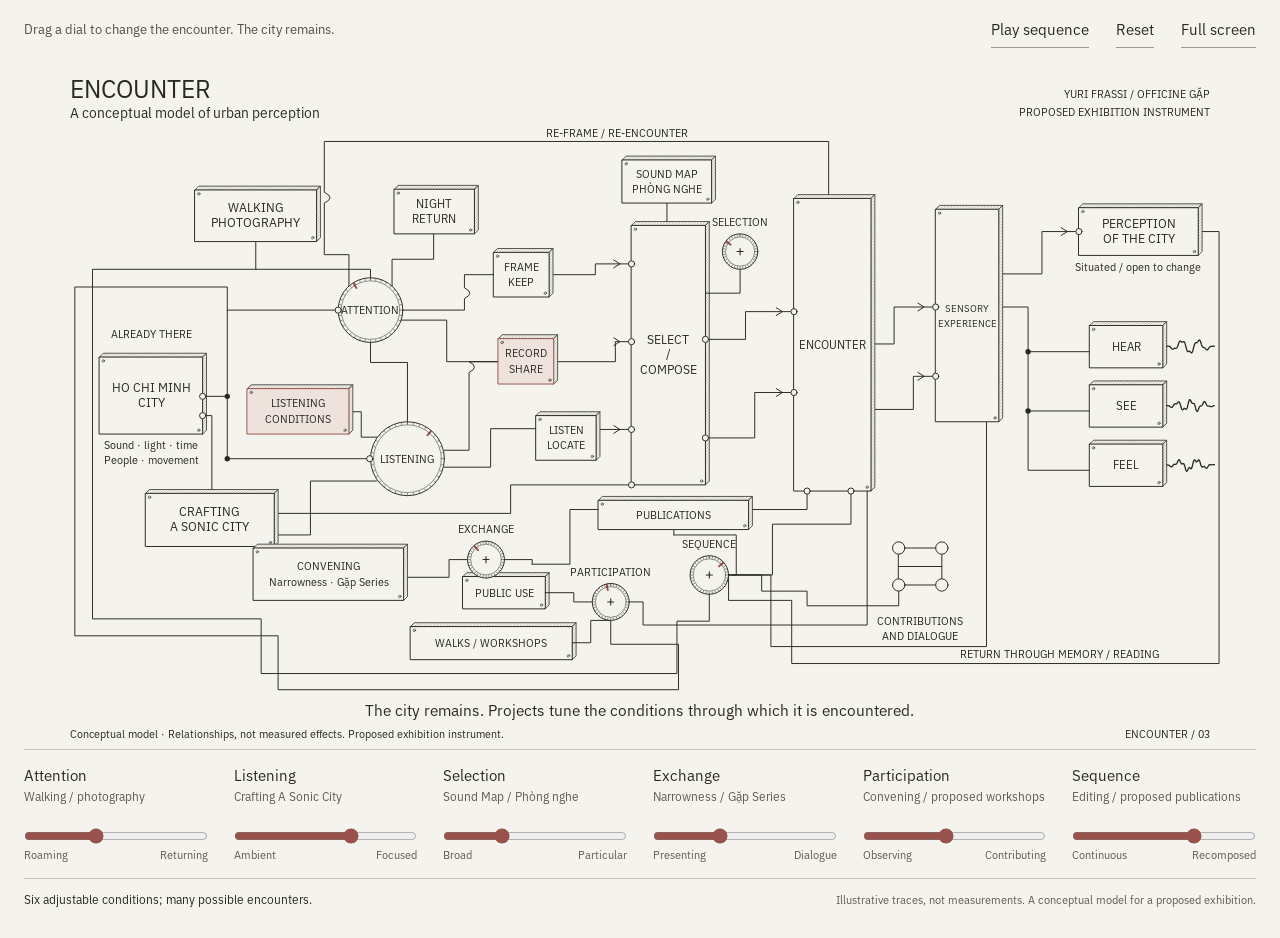
<file: diagrams/Encounter_Interactive.html>
<!doctype html>
<html lang="en">
<head>
<meta charset="utf-8">
<meta name="viewport" content="width=device-width,initial-scale=1">
<title>Encounter — interactive conceptual model</title>
<style>
@font-face{font-family:Plex;src:url([data-uri]) format('opentype');font-weight:100 900;font-display:swap}
*{box-sizing:border-box}html{color-scheme:light;background:#fff;color:#171717}body{margin:0;font-family:Plex,"IBM Plex Sans",Arial,sans-serif;font-size:15px;line-height:1.4}button,input{font:inherit}button{color:inherit;background:transparent;border:1px solid #b0b0b0;padding:8px 13px;cursor:pointer;min-height:40px;border-radius:0}button:hover{background:#eee}button:focus-visible,input:focus-visible{outline:3px solid #525252;outline-offset:4px}button[aria-pressed=true]{background:#171717;color:white;border-color:#171717}.shell{max-width:1600px;margin:auto;padding:14px 24px 20px}.toolbar{display:flex;align-items:center;gap:10px;justify-content:space-between;border-bottom:1px solid #ddd;padding-bottom:10px}.toolbar p{margin:0}.toolbar .hint{font-size:14px;color:#414141}.actions{display:flex;gap:7px;flex-shrink:0}.circuit{position:relative;margin:0 auto;max-width:1450px}.circuit>svg{display:block;width:100%;height:auto;max-height:calc(100vh - 298px);min-height:380px}.circuit [data-knob]{cursor:ns-resize;touch-action:none}.circuit [data-knob] .hit{stroke:none;fill:transparent}.circuit [data-knob][data-active=true]>circle:not(.hit){stroke-width:4}.circuit [data-knob]:hover>circle:not(.hit){stroke-width:3.5}.controls{display:grid;grid-template-columns:repeat(6,minmax(0,1fr));column-gap:24px;row-gap:16px;border-top:1px solid #ddd;padding-top:14px}.control label{display:block;font-size:15px;cursor:pointer}.control .project{font-size:12px;min-height:32px;line-height:1.3;margin:3px 0;color:#555}.control input{display:block;width:100%;height:24px;margin:0;accent-color:#171717;cursor:ew-resize}.ends{display:flex;justify-content:space-between;gap:6px;font-size:11px;color:#555}.traces{display:grid;grid-template-columns:repeat(3,1fr);gap:24px;align-items:center;border-top:1px solid #ddd;margin-top:17px;padding-top:9px}.trace{display:flex;align-items:center;gap:12px;font-size:13px}.trace svg{width:100%;height:46px;overflow:visible}.trace path{fill:none;stroke:currentColor;stroke-width:1.8;stroke-linecap:round;stroke-linejoin:round}.trace line{stroke:#dedede;stroke-width:1}.status{display:flex;align-items:baseline;justify-content:space-between;gap:24px;margin-top:8px;font-size:12px;color:#555}.status p{margin:0}.status #status{color:#171717}.sr-only{position:absolute;width:1px;height:1px;overflow:hidden;clip:rect(0,0,0,0);white-space:nowrap}.progress{height:2px;background:#eee;margin-top:9px}.progress span{display:block;background:#171717;width:0;height:2px}.paused .progress{visibility:hidden}@media(min-width:1700px){.circuit>svg{max-height:calc(100vh - 315px)}}@media(max-width:1050px){.shell{padding:12px 18px}.controls{grid-template-columns:repeat(3,minmax(0,1fr));gap:14px 22px}.control .project{min-height:16px}.circuit>svg{min-height:0;max-height:none}.status{align-items:flex-start}.toolbar .hint{max-width:410px}.ends{font-size:12px}}@media(max-width:580px){.shell{padding:12px}.toolbar{align-items:flex-start;flex-direction:column}.actions{width:100%}.actions button{flex:1}.controls{grid-template-columns:repeat(2,minmax(0,1fr));gap:16px}.project{min-height:30px!important}.traces{gap:12px}.trace{display:block}.trace svg{display:block;height:42px}.status{display:block}.status p+p{margin-top:5px}.toolbar .hint{font-size:13px}.circuit>svg{min-height:210px}.ends{font-size:11px}}@media print{.toolbar,.controls,.progress,.status{display:none}.circuit>svg{max-height:none}.shell{padding:0}.traces{break-inside:avoid}}

/* Fine ink, open housings and plain paper: the illustration is the interface. */
html,body{background:#f4f3ed;color:#292822}
.shell{max-width:1680px;padding:0 24px 18px}
.toolbar{border:0;padding:12px 0 8px;align-items:center}
.toolbar .hint{font-size:13px;color:#514f47}
button{border:0;border-bottom:1px solid #9c998e;padding:6px 0;margin-left:20px;min-height:36px;white-space:nowrap}
.actions button{flex:none}
button:hover{background:transparent;border-color:#292822}
button[aria-pressed=true]{background:transparent;color:#99524b;border-color:#99524b}
.circuit{max-width:none;margin:0;overflow-x:auto;overscroll-behavior-x:contain}
.circuit>svg{max-height:none;min-height:0;width:100%;height:auto}
.circuit [data-knob]{outline:none}
.circuit [data-knob]:focus-visible>circle:not(.hit){stroke:#99524b;stroke-width:2}
.circuit [data-knob][data-active=true]>circle:not(.hit),.circuit [data-knob]:hover>circle:not(.hit){stroke-width:2;stroke:#99524b}
.controls{border-top:1px solid #c6c3b8;column-gap:26px;padding-top:15px}
.control label{font-size:15px}.control .project{font-size:12px;color:#5e5b53}
.control input{accent-color:#99524b;height:24px}
.ends{color:#5e5b53}.traces{display:none}
.status{border-top:1px solid #c6c3b8;padding-top:12px;margin-top:15px;line-height:1.5;color:#5e5b53}
.status #status{color:#292822;max-width:56%}.status p+p{max-width:40%;font-size:11px}
.progress{background:#d8d5ca}.progress span{background:#99524b}
.embedded .shell{padding:0 0 18px}.embedded #fullscreen{display:none}
@media(max-width:700px){.shell{padding:0 12px 14px}.toolbar{flex-direction:column;align-items:flex-start;gap:4px}.actions{width:auto}.actions button{margin:0 24px 0 0}.circuit>svg{min-width:850px}.circuit{padding-bottom:10px}.controls{grid-template-columns:repeat(2,minmax(0,1fr))}.control .project{min-height:32px}.status{display:block}.status #status,.status p+p{max-width:none}.status p+p{margin-top:8px}.toolbar .hint::after{content:' Swipe the drawing to see the full circuit.'}}
@media print{html,body{background:white}.circuit{overflow:visible}.circuit>svg{min-width:0}.traces{display:none}}
</style>
</head>
<body>
<main class="shell paused">
 <div class="toolbar">
  <p class="hint">Drag a dial to change the encounter. The city remains.</p>
  <div class="actions">
   <button id="play" type="button" aria-pressed="false">Play sequence</button>
   <button id="reset" type="button">Reset</button>
   <button id="fullscreen" type="button">Full screen</button>
  </div>
 </div>
 <figure class="circuit" aria-label="An interactive version of the Encounter circuit" id="circuit"><svg xmlns="http://www.w3.org/2000/svg" width="1600" height="900" viewBox="0 0 1600 900" role="group" aria-labelledby="title desc"><defs><pattern id="engraving" width="4" height="4" patternUnits="userSpaceOnUse"><path d="M-1 1L1 -1M0 4L4 0M3 5L5 3" fill="none" stroke="#747269" stroke-width=".5" /></pattern></defs><title id="title">Encounter — a circuit of urban perception</title><desc id="desc">A conceptual synthesizer circuit. Ho Chi Minh City feeds branching paths through attention, listening, selection, exchange, participation and sequence. Projects tune these connected conditions. Sensory experience informs perception; return routes allow material to be encountered again.</desc><rect width="1600" height="900" fill="#f4f3ed" /><g font-family="Plex, Arial, sans-serif" stroke-linejoin="round" stroke-linecap="round"><text x="60" y="55" text-anchor="start" font-size="32" font-weight="600" fill="#292822" stroke="none">ENCOUNTER</text><text x="60" y="81" text-anchor="start" font-size="18" font-weight="400" fill="#292822" stroke="none">A conceptual model of urban perception</text><text x="1540" y="54" text-anchor="end" font-size="14" font-weight="400" fill="#292822" stroke="none">YURI FRASSI / OFFICINE GẶP</text><text x="1540" y="78" text-anchor="end" font-size="14" font-weight="400" fill="#292822" stroke="none">PROPOSED EXHIBITION INSTRUMENT</text><path d="M1045 185V111H390V177Q405 184 390 191V258H422V299" fill="none" stroke="#292822" stroke-width="1.25" /><text x="770" y="105" text-anchor="middle" font-size="14" font-weight="400" fill="#292822" stroke="none">RE-FRAME / RE-ENCOUNTER</text><path d="M920 674H970V767H1250V475" fill="none" stroke="#292822" stroke-width="1.25" /><path d="M890 699V734H848V802H308V731H89V277H301" fill="none" stroke="#292822" stroke-width="1.25" /><path d="M762 733V764H850V823H330V753H66V300H264V330" fill="none" stroke="#292822" stroke-width="1.25" /><path d="M232 442H264V330H408" fill="none" stroke="#292822" stroke-width="1.25" /><path d="M264 442V523H449" fill="none" stroke="#292822" stroke-width="1.25" /><circle cx="264" cy="442" r="3.5" fill="#292822" /><circle cx="264" cy="523" r="3.5" fill="#292822" /><path d="M232 467H244V594H632V557H789" fill="none" stroke="#292822" stroke-width="1.25" /><path d="M301 241V277H450V299" fill="none" stroke="#292822" stroke-width="1.25" /><path d="M532 231V264H478V300" fill="none" stroke="#292822" stroke-width="1.25" /><path d="M450 372V398H498V475" fill="none" stroke="#292822" stroke-width="1.25" /><path d="M422 462H438V495H459" fill="none" stroke="#292822" stroke-width="1.25" /><path d="M325 622H372V552H458" fill="none" stroke="#292822" stroke-width="1.25" /><path d="M492 330H572V315Q586 308 572 301V284H610" fill="none" stroke="#292822" stroke-width="1.25" /><path d="M490 343H549V397H616" fill="none" stroke="#292822" stroke-width="1.25" /><path d="M546 512H578V411Q592 404 578 397H616" fill="none" stroke="#292822" stroke-width="1.25" /><path d="M546 534H606V484H665" fill="none" stroke="#292822" stroke-width="1.25" /><path d="M682 284H742V270H789" fill="none" stroke="#292822" stroke-width="1.25" /><path d="M688 397H768V371H789" fill="none" stroke="#292822" stroke-width="1.25" /><path d="M665 515H743V485H789" fill="none" stroke="#292822" stroke-width="1.25" /><path d="M835 191V220" fill="none" stroke="#292822" stroke-width="1.25" /><path d="M885 368H937V332H1000" fill="none" stroke="#292822" stroke-width="1.25" /><path d="M885 496H949V437H1000" fill="none" stroke="#292822" stroke-width="1.25" /><path d="M660 660H709V589H1017V565" fill="none" stroke="#292822" stroke-width="1.25" /><path d="M493 677H552V654H576" fill="none" stroke="#292822" stroke-width="1.25" /><path d="M915 674H972V608H1074V565" fill="none" stroke="#292822" stroke-width="1.25" /><path d="M844 615V622" fill="none" stroke="#292822" stroke-width="1.25" /><path d="M1100 374H1130V326H1184" fill="none" stroke="#292822" stroke-width="1.25" /><path d="M1100 459H1155V416H1184" fill="none" stroke="#292822" stroke-width="1.25" /><path d="M1266 283H1322V228H1370" fill="none" stroke="#292822" stroke-width="1.25" /><path d="M1266 326H1304V384H1384" fill="none" stroke="#292822" stroke-width="1.25" /><path d="M1304 384V461H1384" fill="none" stroke="#292822" stroke-width="1.25" /><path d="M1304 461V538H1384" fill="none" stroke="#292822" stroke-width="1.25" /><circle cx="1304" cy="384" r="3.5" fill="#292822" /><circle cx="1304" cy="461" r="3.5" fill="#292822" /><path d="M1136 639H1192V687H1136Z M1136 663H1192" fill="none" stroke="#292822" stroke-width="1.25" /><path d="M915 674H958V695H1017V714H1136V687" fill="none" stroke="#292822" stroke-width="1.25" /><path d="M1525 228H1552V789H997V707H915V674" fill="none" stroke="#292822" stroke-width="1.25" /><text x="1345" y="782" text-anchor="middle" font-size="14" font-weight="400" fill="#292822" stroke="none">RETURN THROUGH MEMORY / READING</text><g aria-hidden="true"><path d="M98.0 391.0l5 -5h134.0l-5 5Z" fill="#f4f3ed" stroke="#292822" stroke-width="1" /><path d="M98.0 391.0l5 -5h134.0l-5 5Z" fill="url(#engraving)" stroke="none" /><path d="M232.0 391.0l5 -5v100.0l-5 5Z" fill="#f4f3ed" stroke="#292822" stroke-width="1" /><path d="M232.0 391.0l5 -5v100.0l-5 5Z" fill="url(#engraving)" stroke="none" /></g><rect x="98" y="391" width="134" height="100" fill="#f4f3ed" stroke="#292822" stroke-width="1.25" /><g aria-hidden="true" fill="none" stroke="#292822" stroke-width=".65"><circle cx="103.0" cy="396.0" r="1.65" /><path d="M102.0 397.0l2 -2" /><circle cx="227.0" cy="486.0" r="1.65" /><path d="M226.0 487.0l2 -2" /></g><text x="165" y="436" text-anchor="middle" font-size="16" font-weight="400" fill="#292822" stroke="none">HO CHI MINH</text><text x="165" y="456" text-anchor="middle" font-size="16" font-weight="400" fill="#292822" stroke="none">CITY</text><text x="165" y="366" text-anchor="middle" font-size="14" font-weight="400" fill="#292822" stroke="none">ALREADY THERE</text><text x="165" y="511" text-anchor="middle" font-size="14" font-weight="400" fill="#292822" stroke="none">Sound · light · time</text><text x="165" y="530" text-anchor="middle" font-size="14" font-weight="400" fill="#292822" stroke="none">People · movement</text><g aria-hidden="true"><path d="M222.0 174.0l5 -5h158.0l-5 5Z" fill="#f4f3ed" stroke="#292822" stroke-width="1" /><path d="M222.0 174.0l5 -5h158.0l-5 5Z" fill="url(#engraving)" stroke="none" /><path d="M380.0 174.0l5 -5v67.0l-5 5Z" fill="#f4f3ed" stroke="#292822" stroke-width="1" /><path d="M380.0 174.0l5 -5v67.0l-5 5Z" fill="url(#engraving)" stroke="none" /></g><rect x="222" y="174" width="158" height="67" fill="#f4f3ed" stroke="#292822" stroke-width="1.25" /><g aria-hidden="true" fill="none" stroke="#292822" stroke-width=".65"><circle cx="227.0" cy="179.0" r="1.65" /><path d="M226.0 180.0l2 -2" /><circle cx="375.0" cy="236.0" r="1.65" /><path d="M374.0 237.0l2 -2" /></g><text x="301" y="202.5" text-anchor="middle" font-size="16" font-weight="400" fill="#292822" stroke="none">WALKING</text><text x="301" y="222.5" text-anchor="middle" font-size="16" font-weight="400" fill="#292822" stroke="none">PHOTOGRAPHY</text><g aria-hidden="true"><path d="M481.0 173.0l5 -5h104.0l-5 5Z" fill="#f4f3ed" stroke="#292822" stroke-width="1" /><path d="M481.0 173.0l5 -5h104.0l-5 5Z" fill="url(#engraving)" stroke="none" /><path d="M585.0 173.0l5 -5v58.0l-5 5Z" fill="#f4f3ed" stroke="#292822" stroke-width="1" /><path d="M585.0 173.0l5 -5v58.0l-5 5Z" fill="url(#engraving)" stroke="none" /></g><rect x="481" y="173" width="104" height="58" fill="#f4f3ed" stroke="#292822" stroke-width="1.25" /><g aria-hidden="true" fill="none" stroke="#292822" stroke-width=".65"><circle cx="486.0" cy="178.0" r="1.65" /><path d="M485.0 179.0l2 -2" /><circle cx="580.0" cy="226.0" r="1.65" /><path d="M579.0 227.0l2 -2" /></g><text x="533" y="197" text-anchor="middle" font-size="15" font-weight="400" fill="#292822" stroke="none">NIGHT</text><text x="533" y="217" text-anchor="middle" font-size="15" font-weight="400" fill="#292822" stroke="none">RETURN</text><g aria-hidden="true"><path d="M158.0 568.0l5 -5h167.0l-5 5Z" fill="#f4f3ed" stroke="#292822" stroke-width="1" /><path d="M158.0 568.0l5 -5h167.0l-5 5Z" fill="url(#engraving)" stroke="none" /><path d="M325.0 568.0l5 -5v69.0l-5 5Z" fill="#f4f3ed" stroke="#292822" stroke-width="1" /><path d="M325.0 568.0l5 -5v69.0l-5 5Z" fill="url(#engraving)" stroke="none" /></g><rect x="158" y="568" width="167" height="69" fill="#f4f3ed" stroke="#292822" stroke-width="1.25" /><g aria-hidden="true" fill="none" stroke="#292822" stroke-width=".65"><circle cx="163.0" cy="573.0" r="1.65" /><path d="M162.0 574.0l2 -2" /><circle cx="320.0" cy="632.0" r="1.65" /><path d="M319.0 633.0l2 -2" /></g><text x="241.5" y="597.5" text-anchor="middle" font-size="16" font-weight="400" fill="#292822" stroke="none">CRAFTING</text><text x="241.5" y="617.5" text-anchor="middle" font-size="16" font-weight="400" fill="#292822" stroke="none">A SONIC CITY</text><g aria-hidden="true"><path d="M290.0 432.0l5 -5h132.0l-5 5Z" fill="#f4f3ed" stroke="#292822" stroke-width="1" /><path d="M290.0 432.0l5 -5h132.0l-5 5Z" fill="url(#engraving)" stroke="none" /><path d="M422.0 432.0l5 -5v59.0l-5 5Z" fill="#f4f3ed" stroke="#292822" stroke-width="1" /><path d="M422.0 432.0l5 -5v59.0l-5 5Z" fill="url(#engraving)" stroke="none" /></g><rect x="290" y="432" width="132" height="59" fill="#ede3dc" stroke="#99524b" stroke-width="1.25" /><g aria-hidden="true" fill="none" stroke="#292822" stroke-width=".65"><circle cx="295.0" cy="437.0" r="1.65" /><path d="M294.0 438.0l2 -2" /><circle cx="417.0" cy="486.0" r="1.65" /><path d="M416.0 487.0l2 -2" /></g><text x="356" y="456.5" text-anchor="middle" font-size="14" font-weight="400" fill="#292822" stroke="none">LISTENING</text><text x="356" y="476.5" text-anchor="middle" font-size="14" font-weight="400" fill="#292822" stroke="none">CONDITIONS</text><g aria-hidden="true"><path d="M610.0 255.0l5 -5h72.0l-5 5Z" fill="#f4f3ed" stroke="#292822" stroke-width="1" /><path d="M610.0 255.0l5 -5h72.0l-5 5Z" fill="url(#engraving)" stroke="none" /><path d="M682.0 255.0l5 -5v58.0l-5 5Z" fill="#f4f3ed" stroke="#292822" stroke-width="1" /><path d="M682.0 255.0l5 -5v58.0l-5 5Z" fill="url(#engraving)" stroke="none" /></g><rect x="610" y="255" width="72" height="58" fill="#f4f3ed" stroke="#292822" stroke-width="1.25" /><g aria-hidden="true" fill="none" stroke="#292822" stroke-width=".65"><circle cx="615.0" cy="260.0" r="1.65" /><path d="M614.0 261.0l2 -2" /><circle cx="677.0" cy="308.0" r="1.65" /><path d="M676.0 309.0l2 -2" /></g><text x="646" y="279" text-anchor="middle" font-size="14" font-weight="400" fill="#292822" stroke="none">FRAME</text><text x="646" y="299" text-anchor="middle" font-size="14" font-weight="400" fill="#292822" stroke="none">KEEP</text><g aria-hidden="true"><path d="M616.0 367.0l5 -5h72.0l-5 5Z" fill="#f4f3ed" stroke="#292822" stroke-width="1" /><path d="M616.0 367.0l5 -5h72.0l-5 5Z" fill="url(#engraving)" stroke="none" /><path d="M688.0 367.0l5 -5v59.0l-5 5Z" fill="#f4f3ed" stroke="#292822" stroke-width="1" /><path d="M688.0 367.0l5 -5v59.0l-5 5Z" fill="url(#engraving)" stroke="none" /></g><rect x="616" y="367" width="72" height="59" fill="#ede3dc" stroke="#99524b" stroke-width="1.25" /><g aria-hidden="true" fill="none" stroke="#292822" stroke-width=".65"><circle cx="621.0" cy="372.0" r="1.65" /><path d="M620.0 373.0l2 -2" /><circle cx="683.0" cy="421.0" r="1.65" /><path d="M682.0 422.0l2 -2" /></g><text x="652" y="391.5" text-anchor="middle" font-size="14" font-weight="400" fill="#292822" stroke="none">RECORD</text><text x="652" y="411.5" text-anchor="middle" font-size="14" font-weight="400" fill="#292822" stroke="none">SHARE</text><g aria-hidden="true"><path d="M665.0 467.0l5 -5h78.0l-5 5Z" fill="#f4f3ed" stroke="#292822" stroke-width="1" /><path d="M665.0 467.0l5 -5h78.0l-5 5Z" fill="url(#engraving)" stroke="none" /><path d="M743.0 467.0l5 -5v58.0l-5 5Z" fill="#f4f3ed" stroke="#292822" stroke-width="1" /><path d="M743.0 467.0l5 -5v58.0l-5 5Z" fill="url(#engraving)" stroke="none" /></g><rect x="665" y="467" width="78" height="58" fill="#f4f3ed" stroke="#292822" stroke-width="1.25" /><g aria-hidden="true" fill="none" stroke="#292822" stroke-width=".65"><circle cx="670.0" cy="472.0" r="1.65" /><path d="M669.0 473.0l2 -2" /><circle cx="738.0" cy="520.0" r="1.65" /><path d="M737.0 521.0l2 -2" /></g><text x="704" y="491" text-anchor="middle" font-size="14" font-weight="400" fill="#292822" stroke="none">LISTEN</text><text x="704" y="511" text-anchor="middle" font-size="14" font-weight="400" fill="#292822" stroke="none">LOCATE</text><g aria-hidden="true"><path d="M777.0 135.0l5 -5h116.0l-5 5Z" fill="#f4f3ed" stroke="#292822" stroke-width="1" /><path d="M777.0 135.0l5 -5h116.0l-5 5Z" fill="url(#engraving)" stroke="none" /><path d="M893.0 135.0l5 -5v56.0l-5 5Z" fill="#f4f3ed" stroke="#292822" stroke-width="1" /><path d="M893.0 135.0l5 -5v56.0l-5 5Z" fill="url(#engraving)" stroke="none" /></g><rect x="777" y="135" width="116" height="56" fill="#f4f3ed" stroke="#292822" stroke-width="1.25" /><g aria-hidden="true" fill="none" stroke="#292822" stroke-width=".65"><circle cx="782.0" cy="140.0" r="1.65" /><path d="M781.0 141.0l2 -2" /><circle cx="888.0" cy="186.0" r="1.65" /><path d="M887.0 187.0l2 -2" /></g><text x="835" y="158" text-anchor="middle" font-size="14" font-weight="400" fill="#292822" stroke="none">SOUND MAP</text><text x="835" y="178" text-anchor="middle" font-size="14" font-weight="400" fill="#292822" stroke="none">PHÒNG NGHE</text><g aria-hidden="true"><path d="M789.0 220.0l5 -5h96.0l-5 5Z" fill="#f4f3ed" stroke="#292822" stroke-width="1" /><path d="M789.0 220.0l5 -5h96.0l-5 5Z" fill="url(#engraving)" stroke="none" /><path d="M885.0 220.0l5 -5v337.0l-5 5Z" fill="#f4f3ed" stroke="#292822" stroke-width="1" /><path d="M885.0 220.0l5 -5v337.0l-5 5Z" fill="url(#engraving)" stroke="none" /></g><rect x="789" y="220" width="96" height="337" fill="#f4f3ed" stroke="#292822" stroke-width="1.25" /><g aria-hidden="true" fill="none" stroke="#292822" stroke-width=".65"><circle cx="794.0" cy="225.0" r="1.65" /><path d="M793.0 226.0l2 -2" /><circle cx="880.0" cy="552.0" r="1.65" /><path d="M879.0 553.0l2 -2" /></g><text x="837" y="373.5" text-anchor="middle" font-size="16" font-weight="400" fill="#292822" stroke="none">SELECT</text><text x="837" y="393.5" text-anchor="middle" font-size="16" font-weight="400" fill="#292822" stroke="none">/</text><text x="837" y="413.5" text-anchor="middle" font-size="16" font-weight="400" fill="#292822" stroke="none">COMPOSE</text><g aria-hidden="true"><path d="M1000.0 185.0l5 -5h100.0l-5 5Z" fill="#f4f3ed" stroke="#292822" stroke-width="1" /><path d="M1000.0 185.0l5 -5h100.0l-5 5Z" fill="url(#engraving)" stroke="none" /><path d="M1100.0 185.0l5 -5v380.0l-5 5Z" fill="#f4f3ed" stroke="#292822" stroke-width="1" /><path d="M1100.0 185.0l5 -5v380.0l-5 5Z" fill="url(#engraving)" stroke="none" /></g><rect x="1000" y="185" width="100" height="380" fill="#f4f3ed" stroke="#292822" stroke-width="1.25" /><g aria-hidden="true" fill="none" stroke="#292822" stroke-width=".65"><circle cx="1005.0" cy="190.0" r="1.65" /><path d="M1004.0 191.0l2 -2" /><circle cx="1095.0" cy="560.0" r="1.65" /><path d="M1094.0 561.0l2 -2" /></g><text x="1050" y="380" text-anchor="middle" font-size="15" font-weight="400" fill="#292822" stroke="none">ENCOUNTER</text><g aria-hidden="true"><path d="M1184.0 199.0l5 -5h82.0l-5 5Z" fill="#f4f3ed" stroke="#292822" stroke-width="1" /><path d="M1184.0 199.0l5 -5h82.0l-5 5Z" fill="url(#engraving)" stroke="none" /><path d="M1266.0 199.0l5 -5v276.0l-5 5Z" fill="#f4f3ed" stroke="#292822" stroke-width="1" /><path d="M1266.0 199.0l5 -5v276.0l-5 5Z" fill="url(#engraving)" stroke="none" /></g><rect x="1184" y="199" width="82" height="276" fill="#f4f3ed" stroke="#292822" stroke-width="1.25" /><g aria-hidden="true" fill="none" stroke="#292822" stroke-width=".65"><circle cx="1189.0" cy="204.0" r="1.65" /><path d="M1188.0 205.0l2 -2" /><circle cx="1261.0" cy="470.0" r="1.65" /><path d="M1260.0 471.0l2 -2" /></g><text x="1225" y="332" text-anchor="middle" font-size="12.5" font-weight="400" fill="#292822" stroke="none">SENSORY</text><text x="1225" y="352" text-anchor="middle" font-size="12.5" font-weight="400" fill="#292822" stroke="none">EXPERIENCE</text><g aria-hidden="true"><path d="M1370.0 197.0l5 -5h155.0l-5 5Z" fill="#f4f3ed" stroke="#292822" stroke-width="1" /><path d="M1370.0 197.0l5 -5h155.0l-5 5Z" fill="url(#engraving)" stroke="none" /><path d="M1525.0 197.0l5 -5v62.0l-5 5Z" fill="#f4f3ed" stroke="#292822" stroke-width="1" /><path d="M1525.0 197.0l5 -5v62.0l-5 5Z" fill="url(#engraving)" stroke="none" /></g><rect x="1370" y="197" width="155" height="62" fill="#f4f3ed" stroke="#292822" stroke-width="1.25" /><g aria-hidden="true" fill="none" stroke="#292822" stroke-width=".65"><circle cx="1375.0" cy="202.0" r="1.65" /><path d="M1374.0 203.0l2 -2" /><circle cx="1520.0" cy="254.0" r="1.65" /><path d="M1519.0 255.0l2 -2" /></g><text x="1447.5" y="223" text-anchor="middle" font-size="16" font-weight="400" fill="#292822" stroke="none">PERCEPTION</text><text x="1447.5" y="243" text-anchor="middle" font-size="16" font-weight="400" fill="#292822" stroke="none">OF THE CITY</text><text x="1447" y="279" text-anchor="middle" font-size="14" font-weight="400" fill="#292822" stroke="none">Situated / open to change</text><g aria-hidden="true"><path d="M1384.0 350.0l5 -5h95.0l-5 5Z" fill="#f4f3ed" stroke="#292822" stroke-width="1" /><path d="M1384.0 350.0l5 -5h95.0l-5 5Z" fill="url(#engraving)" stroke="none" /><path d="M1479.0 350.0l5 -5v55.0l-5 5Z" fill="#f4f3ed" stroke="#292822" stroke-width="1" /><path d="M1479.0 350.0l5 -5v55.0l-5 5Z" fill="url(#engraving)" stroke="none" /></g><rect x="1384" y="350" width="95" height="55" fill="#f4f3ed" stroke="#292822" stroke-width="1.25" /><g aria-hidden="true" fill="none" stroke="#292822" stroke-width=".65"><circle cx="1389.0" cy="355.0" r="1.65" /><path d="M1388.0 356.0l2 -2" /><circle cx="1474.0" cy="400.0" r="1.65" /><path d="M1473.0 401.0l2 -2" /></g><text x="1431.5" y="382.5" text-anchor="middle" font-size="15" font-weight="400" fill="#292822" stroke="none">HEAR</text><g aria-hidden="true"><path d="M1384.0 427.0l5 -5h95.0l-5 5Z" fill="#f4f3ed" stroke="#292822" stroke-width="1" /><path d="M1384.0 427.0l5 -5h95.0l-5 5Z" fill="url(#engraving)" stroke="none" /><path d="M1479.0 427.0l5 -5v55.0l-5 5Z" fill="#f4f3ed" stroke="#292822" stroke-width="1" /><path d="M1479.0 427.0l5 -5v55.0l-5 5Z" fill="url(#engraving)" stroke="none" /></g><rect x="1384" y="427" width="95" height="55" fill="#f4f3ed" stroke="#292822" stroke-width="1.25" /><g aria-hidden="true" fill="none" stroke="#292822" stroke-width=".65"><circle cx="1389.0" cy="432.0" r="1.65" /><path d="M1388.0 433.0l2 -2" /><circle cx="1474.0" cy="477.0" r="1.65" /><path d="M1473.0 478.0l2 -2" /></g><text x="1431.5" y="459.5" text-anchor="middle" font-size="15" font-weight="400" fill="#292822" stroke="none">SEE</text><g aria-hidden="true"><path d="M1384.0 504.0l5 -5h95.0l-5 5Z" fill="#f4f3ed" stroke="#292822" stroke-width="1" /><path d="M1384.0 504.0l5 -5h95.0l-5 5Z" fill="url(#engraving)" stroke="none" /><path d="M1479.0 504.0l5 -5v55.0l-5 5Z" fill="#f4f3ed" stroke="#292822" stroke-width="1" /><path d="M1479.0 504.0l5 -5v55.0l-5 5Z" fill="url(#engraving)" stroke="none" /></g><rect x="1384" y="504" width="95" height="55" fill="#f4f3ed" stroke="#292822" stroke-width="1.25" /><g aria-hidden="true" fill="none" stroke="#292822" stroke-width=".65"><circle cx="1389.0" cy="509.0" r="1.65" /><path d="M1388.0 510.0l2 -2" /><circle cx="1474.0" cy="554.0" r="1.65" /><path d="M1473.0 555.0l2 -2" /></g><text x="1431.5" y="536.5" text-anchor="middle" font-size="15" font-weight="400" fill="#292822" stroke="none">FEEL</text><g aria-hidden="true"><path d="M298.0 639.0l5 -5h195.0l-5 5Z" fill="#f4f3ed" stroke="#292822" stroke-width="1" /><path d="M298.0 639.0l5 -5h195.0l-5 5Z" fill="url(#engraving)" stroke="none" /><path d="M493.0 639.0l5 -5v68.0l-5 5Z" fill="#f4f3ed" stroke="#292822" stroke-width="1" /><path d="M493.0 639.0l5 -5v68.0l-5 5Z" fill="url(#engraving)" stroke="none" /></g><rect x="298" y="639" width="195" height="68" fill="#f4f3ed" stroke="#292822" stroke-width="1.25" /><g aria-hidden="true" fill="none" stroke="#292822" stroke-width=".65"><circle cx="303.0" cy="644.0" r="1.65" /><path d="M302.0 645.0l2 -2" /><circle cx="488.0" cy="702.0" r="1.65" /><path d="M487.0 703.0l2 -2" /></g><text x="395.5" y="668" text-anchor="middle" font-size="14" font-weight="400" fill="#292822" stroke="none">CONVENING</text><text x="395.5" y="688" text-anchor="middle" font-size="14" font-weight="400" fill="#292822" stroke="none">Narrowness · Gặp Series</text><g aria-hidden="true"><path d="M746.0 577.0l5 -5h195.0l-5 5Z" fill="#f4f3ed" stroke="#292822" stroke-width="1" /><path d="M746.0 577.0l5 -5h195.0l-5 5Z" fill="url(#engraving)" stroke="none" /><path d="M941.0 577.0l5 -5v38.0l-5 5Z" fill="#f4f3ed" stroke="#292822" stroke-width="1" /><path d="M941.0 577.0l5 -5v38.0l-5 5Z" fill="url(#engraving)" stroke="none" /></g><rect x="746" y="577" width="195" height="38" fill="#f4f3ed" stroke="#292822" stroke-width="1.25" /><g aria-hidden="true" fill="none" stroke="#292822" stroke-width=".65"><circle cx="751.0" cy="582.0" r="1.65" /><path d="M750.0 583.0l2 -2" /><circle cx="936.0" cy="610.0" r="1.65" /><path d="M935.0 611.0l2 -2" /></g><text x="843.5" y="601" text-anchor="middle" font-size="14" font-weight="400" fill="#292822" stroke="none">PUBLICATIONS</text><g aria-hidden="true"><path d="M502.0 741.0l5 -5h210.0l-5 5Z" fill="#f4f3ed" stroke="#292822" stroke-width="1" /><path d="M502.0 741.0l5 -5h210.0l-5 5Z" fill="url(#engraving)" stroke="none" /><path d="M712.0 741.0l5 -5v43.0l-5 5Z" fill="#f4f3ed" stroke="#292822" stroke-width="1" /><path d="M712.0 741.0l5 -5v43.0l-5 5Z" fill="url(#engraving)" stroke="none" /></g><rect x="502" y="741" width="210" height="43" fill="#f4f3ed" stroke="#292822" stroke-width="1.25" /><g aria-hidden="true" fill="none" stroke="#292822" stroke-width=".65"><circle cx="507.0" cy="746.0" r="1.65" /><path d="M506.0 747.0l2 -2" /><circle cx="707.0" cy="779.0" r="1.65" /><path d="M706.0 780.0l2 -2" /></g><text x="607" y="767.5" text-anchor="middle" font-size="14" font-weight="400" fill="#292822" stroke="none">WALKS / WORKSHOPS</text><g aria-hidden="true"><path d="M570.0 676.0l5 -5h107.0l-5 5Z" fill="#f4f3ed" stroke="#292822" stroke-width="1" /><path d="M570.0 676.0l5 -5h107.0l-5 5Z" fill="url(#engraving)" stroke="none" /><path d="M677.0 676.0l5 -5v42.0l-5 5Z" fill="#f4f3ed" stroke="#292822" stroke-width="1" /><path d="M677.0 676.0l5 -5v42.0l-5 5Z" fill="url(#engraving)" stroke="none" /></g><rect x="570" y="676" width="107" height="42" fill="#f4f3ed" stroke="#292822" stroke-width="1.25" /><g aria-hidden="true" fill="none" stroke="#292822" stroke-width=".65"><circle cx="575.0" cy="681.0" r="1.65" /><path d="M574.0 682.0l2 -2" /><circle cx="672.0" cy="713.0" r="1.65" /><path d="M671.0 714.0l2 -2" /></g><text x="623.5" y="702" text-anchor="middle" font-size="14" font-weight="400" fill="#292822" stroke="none">PUBLIC USE</text><path d="M930 277V308H885" fill="none" stroke="#292822" stroke-width="1.25" /><path d="M786 709H804V739H1095V565" fill="none" stroke="#292822" stroke-width="1.25" /><path d="M677 697H714V709H738" fill="none" stroke="#292822" stroke-width="1.25" /><path d="M712 762H736V733H762" fill="none" stroke="#292822" stroke-width="1.25" /><path d="M624 654H660V660" fill="none" stroke="#292822" stroke-width="1.25" /><path d="M844 622H925V674H915" fill="none" stroke="#292822" stroke-width="1.25" /><g data-knob="0" role="button" tabindex="0" aria-label="Adjust attention"><circle cx="450" cy="330" r="42" fill="#f4f3ed" stroke="#292822" stroke-width="1.25" /><path d="M480.0480314230156 314.0903863151405L486.23439083363644 310.8148776153165" fill="none" stroke="#99524b" stroke-width="2.5" /><g aria-hidden="true" fill="none" stroke="#292822" stroke-width=".65" pointer-events="none"><circle cx="450.0" cy="330.0" r="38.0" /><path d="M450.00 291.00L450.00 289.00" /><path d="M456.77 291.59L457.12 289.62" /><path d="M463.34 293.35L464.02 291.47" /><path d="M469.50 296.23L470.50 294.49" /><path d="M475.07 300.12L476.35 298.59" /><path d="M479.88 304.93L481.41 303.65" /><path d="M483.77 310.50L485.51 309.50" /><path d="M486.65 316.66L488.53 315.98" /><path d="M488.41 323.23L490.38 322.88" /><path d="M489.00 330.00L491.00 330.00" /><path d="M488.41 336.77L490.38 337.12" /><path d="M486.65 343.34L488.53 344.02" /><path d="M483.77 349.50L485.51 350.50" /><path d="M479.88 355.07L481.41 356.35" /><path d="M475.07 359.88L476.35 361.41" /><path d="M469.50 363.77L470.50 365.51" /><path d="M463.34 366.65L464.02 368.53" /><path d="M456.77 368.41L457.12 370.38" /><path d="M450.00 369.00L450.00 371.00" /><path d="M443.23 368.41L442.88 370.38" /><path d="M436.66 366.65L435.98 368.53" /><path d="M430.50 363.77L429.50 365.51" /><path d="M424.93 359.88L423.65 361.41" /><path d="M420.12 355.07L418.59 356.35" /><path d="M416.23 349.50L414.49 350.50" /><path d="M413.35 343.34L411.47 344.02" /><path d="M411.59 336.77L409.62 337.12" /><path d="M411.00 330.00L409.00 330.00" /><path d="M411.59 323.23L409.62 322.88" /><path d="M413.35 316.66L411.47 315.98" /><path d="M416.23 310.50L414.49 309.50" /><path d="M420.12 304.93L418.59 303.65" /><path d="M424.93 300.12L423.65 298.59" /><path d="M430.50 296.23L429.50 294.49" /><path d="M436.66 293.35L435.98 291.47" /><path d="M443.23 291.59L442.88 289.62" /><path d="M450.00 291.00L450.00 289.00" /></g><text x="450" y="335" text-anchor="middle" font-size="14" font-weight="400" fill="#292822" stroke="none">ATTENTION</text></g><g data-knob="1" role="button" tabindex="0" aria-label="Adjust listening"><circle cx="498" cy="523" r="48" fill="#f4f3ed" stroke="#292822" stroke-width="1.25" /><path d="M469.27494808947245 495.1634881363074L464.2480640051301 490.2920985601612" fill="none" stroke="#99524b" stroke-width="2.5" /><g aria-hidden="true" fill="none" stroke="#292822" stroke-width=".65" pointer-events="none"><circle cx="498.0" cy="523.0" r="44.0" /><path d="M498.00 478.00L498.00 476.00" /><path d="M505.81 478.68L506.16 476.71" /><path d="M513.39 480.71L514.07 478.83" /><path d="M520.50 484.03L521.50 482.30" /><path d="M526.93 488.53L528.21 487.00" /><path d="M532.47 494.07L534.00 492.79" /><path d="M536.97 500.50L538.70 499.50" /><path d="M540.29 507.61L542.17 506.93" /><path d="M542.32 515.19L544.29 514.84" /><path d="M543.00 523.00L545.00 523.00" /><path d="M542.32 530.81L544.29 531.16" /><path d="M540.29 538.39L542.17 539.07" /><path d="M536.97 545.50L538.70 546.50" /><path d="M532.47 551.93L534.00 553.21" /><path d="M526.93 557.47L528.21 559.00" /><path d="M520.50 561.97L521.50 563.70" /><path d="M513.39 565.29L514.07 567.17" /><path d="M505.81 567.32L506.16 569.29" /><path d="M498.00 568.00L498.00 570.00" /><path d="M490.19 567.32L489.84 569.29" /><path d="M482.61 565.29L481.93 567.17" /><path d="M475.50 561.97L474.50 563.70" /><path d="M469.07 557.47L467.79 559.00" /><path d="M463.53 551.93L462.00 553.21" /><path d="M459.03 545.50L457.30 546.50" /><path d="M455.71 538.39L453.83 539.07" /><path d="M453.68 530.81L451.71 531.16" /><path d="M453.00 523.00L451.00 523.00" /><path d="M453.68 515.19L451.71 514.84" /><path d="M455.71 507.61L453.83 506.93" /><path d="M459.03 500.50L457.30 499.50" /><path d="M463.53 494.07L462.00 492.79" /><path d="M469.07 488.53L467.79 487.00" /><path d="M475.50 484.03L474.50 482.30" /><path d="M482.61 480.71L481.93 478.83" /><path d="M490.19 478.68L489.84 476.71" /><path d="M498.00 478.00L498.00 476.00" /></g><text x="498" y="528" text-anchor="middle" font-size="14" font-weight="400" fill="#292822" stroke="none">LISTENING</text></g><g data-knob="2" role="button" tabindex="0" aria-label="Adjust selection"><circle cx="930" cy="254" r="23" fill="#f4f3ed" stroke="#292822" stroke-width="1.25" /><path d="M940.2682065889303 243.06547058867883L945.0600363304311 237.96269019672894" fill="none" stroke="#99524b" stroke-width="2.5" /><g aria-hidden="true" fill="none" stroke="#292822" stroke-width=".65" pointer-events="none"><circle cx="930.0" cy="254.0" r="19.0" /><path d="M930.00 234.00L930.00 232.00" /><path d="M933.47 234.30L933.82 232.33" /><path d="M936.84 235.21L937.52 233.33" /><path d="M940.00 236.68L941.00 234.95" /><path d="M942.86 238.68L944.14 237.15" /><path d="M945.32 241.14L946.85 239.86" /><path d="M947.32 244.00L949.05 243.00" /><path d="M948.79 247.16L950.67 246.48" /><path d="M949.70 250.53L951.67 250.18" /><path d="M950.00 254.00L952.00 254.00" /><path d="M949.70 257.47L951.67 257.82" /><path d="M948.79 260.84L950.67 261.52" /><path d="M947.32 264.00L949.05 265.00" /><path d="M945.32 266.86L946.85 268.14" /><path d="M942.86 269.32L944.14 270.85" /><path d="M940.00 271.32L941.00 273.05" /><path d="M936.84 272.79L937.52 274.67" /><path d="M933.47 273.70L933.82 275.67" /><path d="M930.00 274.00L930.00 276.00" /><path d="M926.53 273.70L926.18 275.67" /><path d="M923.16 272.79L922.48 274.67" /><path d="M920.00 271.32L919.00 273.05" /><path d="M917.14 269.32L915.86 270.85" /><path d="M914.68 266.86L913.15 268.14" /><path d="M912.68 264.00L910.95 265.00" /><path d="M911.21 260.84L909.33 261.52" /><path d="M910.30 257.47L908.33 257.82" /><path d="M910.00 254.00L908.00 254.00" /><path d="M910.30 250.53L908.33 250.18" /><path d="M911.21 247.16L909.33 246.48" /><path d="M912.68 244.00L910.95 243.00" /><path d="M914.68 241.14L913.15 239.86" /><path d="M917.14 238.68L915.86 237.15" /><path d="M920.00 236.68L919.00 234.95" /><path d="M923.16 235.21L922.48 233.33" /><path d="M926.53 234.30L926.18 232.33" /><path d="M930.00 234.00L930.00 232.00" /></g><text x="930" y="221" text-anchor="middle" font-size="14" font-weight="400" fill="#292822" stroke="none">SELECTION</text><path d="M926 254H934 M930 250V258" fill="none" stroke="#292822" stroke-width="1.4" /></g><g data-knob="3" role="button" tabindex="0" aria-label="Adjust exchange"><circle cx="600" cy="654" r="24" fill="#f4f3ed" stroke="#292822" stroke-width="1.25" /><path d="M612.0017771140873 643.4190101548215L617.2525546015006 638.789827097556" fill="none" stroke="#99524b" stroke-width="2.5" /><g aria-hidden="true" fill="none" stroke="#292822" stroke-width=".65" pointer-events="none"><circle cx="600.0" cy="654.0" r="20.0" /><path d="M600.00 633.00L600.00 631.00" /><path d="M603.65 633.32L603.99 631.35" /><path d="M607.18 634.27L607.87 632.39" /><path d="M610.50 635.81L611.50 634.08" /><path d="M613.50 637.91L614.78 636.38" /><path d="M616.09 640.50L617.62 639.22" /><path d="M618.19 643.50L619.92 642.50" /><path d="M619.73 646.82L621.61 646.13" /><path d="M620.68 650.35L622.65 650.01" /><path d="M621.00 654.00L623.00 654.00" /><path d="M620.68 657.65L622.65 657.99" /><path d="M619.73 661.18L621.61 661.87" /><path d="M618.19 664.50L619.92 665.50" /><path d="M616.09 667.50L617.62 668.78" /><path d="M613.50 670.09L614.78 671.62" /><path d="M610.50 672.19L611.50 673.92" /><path d="M607.18 673.73L607.87 675.61" /><path d="M603.65 674.68L603.99 676.65" /><path d="M600.00 675.00L600.00 677.00" /><path d="M596.35 674.68L596.01 676.65" /><path d="M592.82 673.73L592.13 675.61" /><path d="M589.50 672.19L588.50 673.92" /><path d="M586.50 670.09L585.22 671.62" /><path d="M583.91 667.50L582.38 668.78" /><path d="M581.81 664.50L580.08 665.50" /><path d="M580.27 661.18L578.39 661.87" /><path d="M579.32 657.65L577.35 657.99" /><path d="M579.00 654.00L577.00 654.00" /><path d="M579.32 650.35L577.35 650.01" /><path d="M580.27 646.82L578.39 646.13" /><path d="M581.81 643.50L580.08 642.50" /><path d="M583.91 640.50L582.38 639.22" /><path d="M586.50 637.91L585.22 636.38" /><path d="M589.50 635.81L588.50 634.08" /><path d="M592.82 634.27L592.13 632.39" /><path d="M596.35 633.32L596.01 631.35" /><path d="M600.00 633.00L600.00 631.00" /></g><text x="600" y="620" text-anchor="middle" font-size="14" font-weight="400" fill="#292822" stroke="none">EXCHANGE</text><path d="M596 654H604 M600 650V658" fill="none" stroke="#292822" stroke-width="1.4" /></g><g data-knob="4" role="button" tabindex="0" aria-label="Adjust participation"><circle cx="762" cy="709" r="24" fill="#f4f3ed" stroke="#292822" stroke-width="1.25" /><path d="M776.1402500814191 701.5131229718309L782.3266094920399 698.2376142720068" fill="none" stroke="#99524b" stroke-width="2.5" /><g aria-hidden="true" fill="none" stroke="#292822" stroke-width=".65" pointer-events="none"><circle cx="762.0" cy="709.0" r="20.0" /><path d="M762.00 688.00L762.00 686.00" /><path d="M765.65 688.32L765.99 686.35" /><path d="M769.18 689.27L769.87 687.39" /><path d="M772.50 690.81L773.50 689.08" /><path d="M775.50 692.91L776.78 691.38" /><path d="M778.09 695.50L779.62 694.22" /><path d="M780.19 698.50L781.92 697.50" /><path d="M781.73 701.82L783.61 701.13" /><path d="M782.68 705.35L784.65 705.01" /><path d="M783.00 709.00L785.00 709.00" /><path d="M782.68 712.65L784.65 712.99" /><path d="M781.73 716.18L783.61 716.87" /><path d="M780.19 719.50L781.92 720.50" /><path d="M778.09 722.50L779.62 723.78" /><path d="M775.50 725.09L776.78 726.62" /><path d="M772.50 727.19L773.50 728.92" /><path d="M769.18 728.73L769.87 730.61" /><path d="M765.65 729.68L765.99 731.65" /><path d="M762.00 730.00L762.00 732.00" /><path d="M758.35 729.68L758.01 731.65" /><path d="M754.82 728.73L754.13 730.61" /><path d="M751.50 727.19L750.50 728.92" /><path d="M748.50 725.09L747.22 726.62" /><path d="M745.91 722.50L744.38 723.78" /><path d="M743.81 719.50L742.08 720.50" /><path d="M742.27 716.18L740.39 716.87" /><path d="M741.32 712.65L739.35 712.99" /><path d="M741.00 709.00L739.00 709.00" /><path d="M741.32 705.35L739.35 705.01" /><path d="M742.27 701.82L740.39 701.13" /><path d="M743.81 698.50L742.08 697.50" /><path d="M745.91 695.50L744.38 694.22" /><path d="M748.50 692.91L747.22 691.38" /><path d="M751.50 690.81L750.50 689.08" /><path d="M754.82 689.27L754.13 687.39" /><path d="M758.35 688.32L758.01 686.35" /><path d="M762.00 688.00L762.00 686.00" /></g><text x="762" y="675" text-anchor="middle" font-size="14" font-weight="400" fill="#292822" stroke="none">PARTICIPATION</text><path d="M758 709H766 M762 705V713" fill="none" stroke="#292822" stroke-width="1.4" /></g><g data-knob="5" role="button" tabindex="0" aria-label="Adjust sequence"><circle cx="890" cy="674" r="25" fill="#f4f3ed" stroke="#292822" stroke-width="1.25" /><path d="M875.367385540933 665.3462959322437L869.3421913519054 661.7830060219911" fill="none" stroke="#99524b" stroke-width="2.5" /><g aria-hidden="true" fill="none" stroke="#292822" stroke-width=".65" pointer-events="none"><circle cx="890.0" cy="674.0" r="21.0" /><path d="M890.00 652.00L890.00 650.00" /><path d="M893.82 652.33L894.17 650.36" /><path d="M897.52 653.33L898.21 651.45" /><path d="M901.00 654.95L902.00 653.22" /><path d="M904.14 657.15L905.43 655.61" /><path d="M906.85 659.86L908.39 658.57" /><path d="M909.05 663.00L910.78 662.00" /><path d="M910.67 666.48L912.55 665.79" /><path d="M911.67 670.18L913.64 669.83" /><path d="M912.00 674.00L914.00 674.00" /><path d="M911.67 677.82L913.64 678.17" /><path d="M910.67 681.52L912.55 682.21" /><path d="M909.05 685.00L910.78 686.00" /><path d="M906.85 688.14L908.39 689.43" /><path d="M904.14 690.85L905.43 692.39" /><path d="M901.00 693.05L902.00 694.78" /><path d="M897.52 694.67L898.21 696.55" /><path d="M893.82 695.67L894.17 697.64" /><path d="M890.00 696.00L890.00 698.00" /><path d="M886.18 695.67L885.83 697.64" /><path d="M882.48 694.67L881.79 696.55" /><path d="M879.00 693.05L878.00 694.78" /><path d="M875.86 690.85L874.57 692.39" /><path d="M873.15 688.14L871.61 689.43" /><path d="M870.95 685.00L869.22 686.00" /><path d="M869.33 681.52L867.45 682.21" /><path d="M868.33 677.82L866.36 678.17" /><path d="M868.00 674.00L866.00 674.00" /><path d="M868.33 670.18L866.36 669.83" /><path d="M869.33 666.48L867.45 665.79" /><path d="M870.95 663.00L869.22 662.00" /><path d="M873.15 659.86L871.61 658.57" /><path d="M875.86 657.15L874.57 655.61" /><path d="M879.00 654.95L878.00 653.22" /><path d="M882.48 653.33L881.79 651.45" /><path d="M886.18 652.33L885.83 650.36" /><path d="M890.00 652.00L890.00 650.00" /></g><text x="890" y="639" text-anchor="middle" font-size="14" font-weight="400" fill="#292822" stroke="none">SEQUENCE</text><path d="M886 674H894 M890 670V678" fill="none" stroke="#292822" stroke-width="1.4" /></g><text x="1164" y="739" text-anchor="middle" font-size="14" font-weight="400" fill="#292822" stroke="none">CONTRIBUTIONS</text><text x="1164" y="758" text-anchor="middle" font-size="14" font-weight="400" fill="#292822" stroke="none">AND DIALOGUE</text><circle cx="1136" cy="639" r="8" fill="#f4f3ed" stroke="#292822" stroke-width="1.25" /><circle cx="1192" cy="639" r="8" fill="#f4f3ed" stroke="#292822" stroke-width="1.25" /><circle cx="1136" cy="687" r="8" fill="#f4f3ed" stroke="#292822" stroke-width="1.25" /><circle cx="1192" cy="687" r="8" fill="#f4f3ed" stroke="#292822" stroke-width="1.25" /><circle cx="232" cy="442" r="4" fill="#f4f3ed" stroke="#292822" stroke-width="1.25" /><circle cx="232" cy="467" r="4" fill="#f4f3ed" stroke="#292822" stroke-width="1.25" /><circle cx="408" cy="330" r="4" fill="#f4f3ed" stroke="#292822" stroke-width="1.25" /><circle cx="449" cy="523" r="4" fill="#f4f3ed" stroke="#292822" stroke-width="1.25" /><circle cx="789" cy="270" r="4" fill="#f4f3ed" stroke="#292822" stroke-width="1.25" /><circle cx="789" cy="371" r="4" fill="#f4f3ed" stroke="#292822" stroke-width="1.25" /><circle cx="789" cy="485" r="4" fill="#f4f3ed" stroke="#292822" stroke-width="1.25" /><circle cx="789" cy="557" r="4" fill="#f4f3ed" stroke="#292822" stroke-width="1.25" /><circle cx="885" cy="368" r="4" fill="#f4f3ed" stroke="#292822" stroke-width="1.25" /><circle cx="885" cy="496" r="4" fill="#f4f3ed" stroke="#292822" stroke-width="1.25" /><circle cx="1000" cy="332" r="4" fill="#f4f3ed" stroke="#292822" stroke-width="1.25" /><circle cx="1000" cy="437" r="4" fill="#f4f3ed" stroke="#292822" stroke-width="1.25" /><circle cx="1017" cy="565" r="4" fill="#f4f3ed" stroke="#292822" stroke-width="1.25" /><circle cx="1074" cy="565" r="4" fill="#f4f3ed" stroke="#292822" stroke-width="1.25" /><circle cx="1184" cy="326" r="4" fill="#f4f3ed" stroke="#292822" stroke-width="1.25" /><circle cx="1184" cy="416" r="4" fill="#f4f3ed" stroke="#292822" stroke-width="1.25" /><circle cx="1370" cy="228" r="4" fill="#f4f3ed" stroke="#292822" stroke-width="1.25" /><path d="M766 265L774 270L766 275" fill="none" stroke="#292822" stroke-width="1.25" /><path d="M766 366L774 371L766 376" fill="none" stroke="#292822" stroke-width="1.25" /><path d="M766 480L774 485L766 490" fill="none" stroke="#292822" stroke-width="1.25" /><path d="M977 327L985 332L977 337" fill="none" stroke="#292822" stroke-width="1.25" /><path d="M977 432L985 437L977 442" fill="none" stroke="#292822" stroke-width="1.25" /><path d="M1161 321L1169 326L1161 331" fill="none" stroke="#292822" stroke-width="1.25" /><path d="M1161 411L1169 416L1161 421" fill="none" stroke="#292822" stroke-width="1.25" /><path d="M1347 223L1355 228L1347 233" fill="none" stroke="#292822" stroke-width="1.25" /><path d="M1484 377.00L1485 377.18L1486 377.64L1487 378.24L1488 378.80L1489 379.20L1490 379.48L1491 379.71L1492 380.02L1493 380.40L1494 380.72L1495 380.74L1496 380.16L1497 378.82L1498 376.78L1499 374.34L1500 371.96L1501 370.12L1502 369.11L1503 368.95L1504 369.40L1505 370.07L1506 370.61L1507 370.90L1508 371.09L1509 371.55L1510 372.70L1511 374.79L1512 377.73L1513 381.11L1514 384.30L1515 386.65L1516 387.77L1517 387.62L1518 386.51L1519 384.96L1520 383.48L1521 382.37L1522 381.59L1523 380.86L1524 379.81L1525 378.17L1526 375.95L1527 373.42L1528 371.09L1529 369.45L1530 368.80L1531 369.19L1532 370.35L1533 371.87L1534 373.34L1535 374.50L1536 375.29L1537 375.85L1538 376.35L1539 376.93L1540 377.57L1541 378.15L1542 378.51L1543 378.51L1544 378.17L1545 377.59L1546 377.00" fill="none" stroke="#292822" stroke-width="1.7" /><path d="M1484 454.00L1485 454.15L1486 454.52L1487 454.97L1488 455.31L1489 455.48L1490 455.52L1491 455.55L1492 455.71L1493 456.06L1494 456.46L1495 456.65L1496 456.34L1497 455.32L1498 453.66L1499 451.64L1500 449.74L1501 448.40L1502 447.92L1503 448.27L1504 449.15L1505 450.11L1506 450.75L1507 450.93L1508 450.80L1509 450.79L1510 451.35L1511 452.79L1512 455.06L1513 457.77L1514 460.28L1515 461.97L1516 462.46L1517 461.73L1518 460.16L1519 458.35L1520 456.83L1521 455.91L1522 455.54L1523 455.40L1524 455.03L1525 454.10L1526 452.57L1527 450.69L1528 448.95L1529 447.82L1530 447.61L1531 448.34L1532 449.73L1533 451.32L1534 452.70L1535 453.62L1536 454.05L1537 454.18L1538 454.24L1539 454.40L1540 454.71L1541 455.05L1542 455.25L1543 455.20L1544 454.88L1545 454.42L1546 454.00" fill="none" stroke="#292822" stroke-width="1.7" /><path d="M1484 531.00L1485 531.11L1486 531.42L1487 531.85L1488 532.34L1489 532.83L1490 533.30L1491 533.80L1492 534.35L1493 534.92L1494 535.43L1495 535.76L1496 535.76L1497 535.32L1498 534.44L1499 533.23L1500 531.86L1501 530.51L1502 529.30L1503 528.26L1504 527.32L1505 526.34L1506 525.23L1507 524.00L1508 522.79L1509 521.80L1510 521.28L1511 521.39L1512 522.15L1513 523.44L1514 525.02L1515 526.63L1516 528.10L1517 529.38L1518 530.54L1519 531.73L1520 533.08L1521 534.61L1522 536.23L1523 537.72L1524 538.85L1525 539.42L1526 539.39L1527 538.83L1528 537.94L1529 536.94L1530 535.97L1531 535.13L1532 534.36L1533 533.58L1534 532.71L1535 531.74L1536 530.73L1537 529.81L1538 529.11L1539 528.72L1540 528.66L1541 528.87L1542 529.24L1543 529.69L1544 530.14L1545 530.58L1546 531.00" fill="none" stroke="#292822" stroke-width="1.7" /><text x="800" y="857" text-anchor="middle" font-size="20" font-weight="400" fill="#292822" stroke="none">The city remains. Projects tune the conditions through which it is encountered.</text><text x="60" y="886" text-anchor="start" font-size="14" font-weight="400" fill="#292822" stroke="none">Conceptual model · Relationships, not measured effects. Proposed exhibition instrument.</text><text x="1540" y="886" text-anchor="end" font-size="14" font-weight="400" fill="#292822" stroke="none">ENCOUNTER / 03</text></g></svg></figure>
 <div class="controls" aria-label="Encounter conditions">
  <div class="control"><label for="control-0">Attention</label><p class="project">Walking / photography</p><input id="control-0" type="range" min="0" max="100" step="1" value="50" aria-label="Attention" aria-describedby="end-0"><div class="ends" id="end-0"><span>Roaming</span><span>Returning</span></div></div>
<div class="control"><label for="control-1">Listening</label><p class="project">Crafting A Sonic City</p><input id="control-1" type="range" min="0" max="100" step="1" value="50" aria-label="Listening" aria-describedby="end-1"><div class="ends" id="end-1"><span>Ambient</span><span>Focused</span></div></div>
<div class="control"><label for="control-2">Selection</label><p class="project">Sound Map / Phòng nghe</p><input id="control-2" type="range" min="0" max="100" step="1" value="50" aria-label="Selection" aria-describedby="end-2"><div class="ends" id="end-2"><span>Broad</span><span>Particular</span></div></div>
<div class="control"><label for="control-3">Exchange</label><p class="project">Narrowness / Gặp Series</p><input id="control-3" type="range" min="0" max="100" step="1" value="50" aria-label="Exchange" aria-describedby="end-3"><div class="ends" id="end-3"><span>Presenting</span><span>Dialogue</span></div></div>
<div class="control"><label for="control-4">Participation</label><p class="project">Convening / proposed workshops</p><input id="control-4" type="range" min="0" max="100" step="1" value="50" aria-label="Participation" aria-describedby="end-4"><div class="ends" id="end-4"><span>Observing</span><span>Contributing</span></div></div>
<div class="control"><label for="control-5">Sequence</label><p class="project">Editing / proposed publications</p><input id="control-5" type="range" min="0" max="100" step="1" value="50" aria-label="Sequence" aria-describedby="end-5"><div class="ends" id="end-5"><span>Continuous</span><span>Recomposed</span></div></div>
 </div>
 <div class="traces" aria-label="Illustrative sensory traces, without units or measured effects">
  <div class="trace">Hear<svg viewBox="0 0 320 46" role="img" aria-label="Illustrative hearing trace"><line x1="0" y1="23" x2="320" y2="23"/><path id="trace-0"/></svg></div>
  <div class="trace">See<svg viewBox="0 0 320 46" role="img" aria-label="Illustrative seeing trace"><line x1="0" y1="23" x2="320" y2="23"/><path id="trace-1"/></svg></div>
  <div class="trace">Feel<svg viewBox="0 0 320 46" role="img" aria-label="Illustrative feeling trace"><line x1="0" y1="23" x2="320" y2="23"/><path id="trace-2"/></svg></div>
 </div>
 <div class="status">
  <p id="status" role="status" aria-live="polite">Six adjustable conditions; many possible encounters.</p>
  <p>Illustrative traces, not measurements. A conceptual model for a proposed exhibition.</p>
 </div>
 <div class="progress" aria-hidden="true"><span id="progress"></span></div>
 <p class="sr-only">Sliders use arrow keys for small changes, Page Up and Page Down for larger changes, Home and End for the endpoints. The illustrated controls represent project arrangements, not measured psychological variables. Ho Chi Minh City remains unchanged while controls alter the illustrative output traces.</p>
</main>
<script>
'use strict';
if(new URLSearchParams(location.search).has('embed'))document.documentElement.classList.add('embedded');
const config = [{"name": "Attention", "x": 450, "y": 330, "r": 42, "project": "Walking / photography", "ends": ["Roaming", "Returning"], "description": "walking and photography arrange looking and returning."}, {"name": "Listening", "x": 498, "y": 523, "r": 48, "project": "Crafting A Sonic City", "ends": ["Ambient", "Focused"], "description": "Crafting A Sonic City arranges conditions for listening."}, {"name": "Selection", "x": 930, "y": 254, "r": 23, "project": "Sound Map / Phòng nghe", "ends": ["Broad", "Particular"], "description": "the Sound Map and Phòng nghe arrange recording and retrieval."}, {"name": "Exchange", "x": 600, "y": 654, "r": 24, "project": "Narrowness / Gặp Series", "ends": ["Presenting", "Dialogue"], "description": "Narrowness and the Gặp Series arrange meeting and dialogue."}, {"name": "Participation", "x": 762, "y": 709, "r": 24, "project": "Convening / proposed workshops", "ends": ["Observing", "Contributing"], "description": "contributing is a possible condition, not a transfer of authority."}, {"name": "Sequence", "x": 890, "y": 674, "r": 25, "project": "Editing / proposed publications", "ends": ["Continuous", "Recomposed"], "description": "editing and proposed publications arrange later encounters."}];
const initial=[.38,.65,.30,.35,.45,.68], target=[.73,.33,.66,.68,.73,.28];
const windows=[[5,8],[8,12],[12,15],[15,18],[18,20],[20,22]];
let values=initial.slice(), playing=false, elapsed=0, previous=0, raf=0, selected=-1, dragging=null;
const shell=document.querySelector('.shell'), svg=document.querySelector('#circuit>svg'), status=document.getElementById('status'), play=document.getElementById('play');
const groups=[...svg.querySelectorAll('[data-knob]')], inputs=config.map((_,i)=>document.getElementById('control-'+i));
const svgNS='http://www.w3.org/2000/svg';
// The shared drawing stays intact. Only the six pointers and illustrative outputs change.
const circuitPaths=[...svg.querySelectorAll('path')];
const smallTraces=circuitPaths.filter(p=>/^M1484 (377|454|531)/.test(p.getAttribute('d')));
groups.forEach((g,i)=>{
 g.setAttribute('role','slider');g.setAttribute('tabindex','0');g.setAttribute('aria-label',config[i].name+' dial');g.setAttribute('aria-valuemin','0');g.setAttribute('aria-valuemax','100');g.setAttribute('aria-describedby','end-'+i);
 const hit=document.createElementNS(svgNS,'circle');hit.setAttribute('cx',config[i].x);hit.setAttribute('cy',config[i].y);hit.setAttribute('r',Math.max(config[i].r,33));hit.setAttribute('class','hit');g.append(hit);
});
function smooth(v){v=Math.max(0,Math.min(1,v));return v*v*(3-2*v)}
function wave(j,k){
 // Each condition participates in the mixture. These visual transformations are an analogy,
 // not a model fitted to evidence and not a prediction of a participant's experience.
 const v=values;
 const amplitudes=[.28+.45*v[1]+.18*v[4],.27+.43*v[0]+.2*v[2],.29+.38*v[3]+.22*v[4]];
 const frequency=[.10+.14*v[2]+.05*v[5],.10+.11*v[5]+.07*v[1],.09+.12*v[4]+.06*v[0]][j];
 const phase=(v[3]-v[5])*2.3+j*.6;
 const texture=.15+.38*v[(j+3)%6]+.16*v[(j+4)%6];
 return Math.sin(Math.PI*k/100)*(amplitudes[j]*Math.sin(k*frequency+phase)+texture*.42*Math.sin(k*.59+v[(j+2)%6]*5));
}
function draw(){
 values.forEach((v,i)=>{
  const k=config[i], a=(-135+270*v)*Math.PI/180;
  groups[i].querySelector('path').setAttribute('d',`M${k.x+Math.sin(a)*(k.r-8)} ${k.y-Math.cos(a)*(k.r-8)}L${k.x+Math.sin(a)*(k.r-1)} ${k.y-Math.cos(a)*(k.r-1)}`);
  groups[i].setAttribute('aria-valuenow',Math.round(v*100));groups[i].setAttribute('aria-valuetext',v<.34?config[i].ends[0]:v>.66?config[i].ends[1]:'Between '+config[i].ends[0].toLowerCase()+' and '+config[i].ends[1].toLowerCase());groups[i].dataset.active=String(selected===i);groups[i].dataset.position=v.toFixed(3);
  inputs[i].value=Math.round(v*100);inputs[i].setAttribute('aria-valuetext',v<.34?config[i].ends[0]:v>.66?config[i].ends[1]:'Between '+config[i].ends[0].toLowerCase()+' and '+config[i].ends[1].toLowerCase());
 });
 for(let j=0;j<3;j++){
  let large='',small='';
  for(let k=0;k<=100;k++){const y=wave(j,k);large+=(k?'L':'M')+(k*3.2).toFixed(2)+' '+(23+16*y).toFixed(2);small+=(k?'L':'M')+(1484+k*.62).toFixed(2)+' '+(377+j*77+13*y).toFixed(2)}
  document.getElementById('trace-'+j).setAttribute('d',large);smallTraces[j].setAttribute('d',small);
 }
 document.getElementById('progress').style.width=(elapsed/32*100)+'%';
}
function pause(){playing=false;cancelAnimationFrame(raf);play.textContent='Play sequence';play.setAttribute('aria-pressed','false');shell.classList.add('paused')}
function select(i){selected=i;status.textContent=config[i].name+' — '+config[i].description;draw()}
function set(i,v){pause();elapsed=0;values[i]=Math.max(0,Math.min(1,v));select(i)}
inputs.forEach((input,i)=>{
 input.addEventListener('input',()=>set(i,Number(input.value)/100));
 input.addEventListener('focus',()=>select(i));
 input.addEventListener('keydown',e=>{if(e.key==='PageUp'||e.key==='PageDown'){e.preventDefault();set(i,values[i]+(e.key==='PageUp'?.1:-.1))}});
});
groups.forEach((group,i)=>{
 group.addEventListener('focus',()=>select(i));
 group.addEventListener('keydown',e=>{
  const delta={ArrowUp:.01,ArrowRight:.01,ArrowDown:-.01,ArrowLeft:-.01,PageUp:.1,PageDown:-.1}[e.key];
  if(delta!==undefined||e.key==='Home'||e.key==='End'){e.preventDefault();set(i,e.key==='Home'?0:e.key==='End'?1:values[i]+delta)}
 });
 group.addEventListener('pointerdown',e=>{
  e.preventDefault();pause();group.focus({preventScroll:true});dragging={id:e.pointerId,index:i,y:e.clientY,x:e.clientX,value:values[i]};group.setPointerCapture(e.pointerId);select(i);
 });
 group.addEventListener('pointermove',e=>{if(dragging&&dragging.id===e.pointerId)set(i,dragging.value+(dragging.y-e.clientY+e.clientX-dragging.x)/180)});
 const end=e=>{if(dragging&&dragging.id===e.pointerId){dragging=null;if(group.hasPointerCapture(e.pointerId))group.releasePointerCapture(e.pointerId)}};
 group.addEventListener('pointerup',end);group.addEventListener('pointercancel',end);
});
const stageMessages=[
 [0,'The city is already there. Many encounters are possible.'],
 [5,'Attention — walking and photography arrange looking and returning.'],
 [8,'Listening — Crafting A Sonic City arranges conditions for listening.'],
 [12,'Selection — the Sound Map and Phòng nghe arrange recording and retrieval.'],
 [15,'Exchange — Narrowness and the Gặp Series arrange meeting and dialogue.'],
 [18,'Participation — contributing is a possible condition, not a transfer of authority.'],
 [20,'Sequence — editing and proposed publications arrange later encounters.'],
 [22,'The combined conditions alter the illustrative sensory traces.'],
 [26,'A proposed room-scale instrument: encounter conditions, sensory experience, perception.']
];
let lastStage=-1;
function tick(time){
 if(!playing)return;if(previous)elapsed+=Math.min(.12,(time-previous)/1000);previous=time;
 values=initial.map((v,i)=>v+(target[i]-v)*smooth((elapsed-windows[i][0])/(windows[i][1]-windows[i][0])));
 selected=windows.findIndex(w=>elapsed>=w[0]&&elapsed<w[1]);
 const stage=stageMessages.findLastIndex(m=>elapsed>=m[0]);if(stage!==lastStage){status.textContent=stageMessages[stage][1];lastStage=stage}
 draw();if(elapsed>=32){pause();elapsed=32;selected=-1;draw();status.textContent='Sequence complete. Adjust any condition to explore another encounter.';return}raf=requestAnimationFrame(tick);
}
play.addEventListener('click',()=>{
 if(playing){pause();status.textContent='Sequence paused. Continue playing or adjust any condition.';return}
 if(elapsed>=32||elapsed===0){elapsed=0;values=initial.slice();lastStage=-1}
 playing=true;previous=0;play.textContent='Pause';play.setAttribute('aria-pressed','true');shell.classList.remove('paused');raf=requestAnimationFrame(tick);
});
document.getElementById('reset').addEventListener('click',()=>{pause();values=initial.slice();elapsed=0;selected=-1;lastStage=-1;draw();status.textContent='Reset. Six adjustable conditions; many possible encounters.'});
document.getElementById('fullscreen').addEventListener('click',async()=>{try{if(document.fullscreenElement)await document.exitFullscreen();else await document.documentElement.requestFullscreen()}catch{status.textContent='Use your browser’s full-screen command to enlarge the circuit.'}});
document.addEventListener('fullscreenchange',()=>{document.getElementById('fullscreen').textContent=document.fullscreenElement?'Exit full screen':'Full screen'});
document.addEventListener('visibilitychange',()=>{if(document.hidden&&playing){pause();status.textContent='Sequence paused while this view is hidden.'}});
draw();
</script>
</body>
</html>
</file>
<file: css/fonts.css>
/* ============================================================
   FONTS — Officine Gặp
   ------------------------------------------------------------
   Display/text face is a self-hosted variable grotesque
   (Hanken Grotesk) chosen as a close, freely-licensable
   stand-in for "Aeonik" — the typeface used by the design
   reference (palazzomonti.org).

   TO SWAP IN LICENSED AEONIK LATER:
   1. Drop Aeonik-Variable.woff2 into /fonts
   2. Add an @font-face below with font-family:'Brand Sans'
   3. Nothing else changes — the whole site reads the
      --font-sans variable defined in style.css.

   The three subsets below (latin, latin-ext, vietnamese) are
   required so the Vietnamese diacritics in "Gặp" render in
   the brand face. unicode-range lets the browser only fetch
   the subset a glyph needs.
   ============================================================ */

/* latin */
@font-face {
  font-family: "Brand Sans";
  font-style: normal;
  font-weight: 100 900;
  font-display: swap;
  src: url("../fonts/hankengrotesk-latin.woff2") format("woff2");
  unicode-range: U+0000-00FF, U+0131, U+0152-0153, U+02BB-02BC, U+02C6, U+02DA,
    U+02DC, U+0304, U+0308, U+0329, U+2000-206F, U+20AC, U+2122, U+2191, U+2193,
    U+2212, U+2215, U+FEFF, U+FFFD;
}

/* latin-ext */
@font-face {
  font-family: "Brand Sans";
  font-style: normal;
  font-weight: 100 900;
  font-display: swap;
  src: url("../fonts/hankengrotesk-latin-ext.woff2") format("woff2");
  unicode-range: U+0100-02BA, U+02BD-02C5, U+02C7-02CC, U+02CE-02D7, U+02DD-02FF,
    U+0304, U+0308, U+0329, U+1D00-1DBF, U+1E00-1E9F, U+1EF2-1EFF, U+2020,
    U+20A0-20AB, U+20AD-20C0, U+2113, U+2C60-2C7F, U+A720-A7FF;
}

/* vietnamese — carries the ặ in "Gặp" */
@font-face {
  font-family: "Brand Sans";
  font-style: normal;
  font-weight: 100 900;
  font-display: swap;
  src: url("../fonts/hankengrotesk-vietnamese.woff2") format("woff2");
  unicode-range: U+0102-0103, U+0110-0111, U+0128-0129, U+0168-0169, U+01A0-01A1,
    U+01AF-01B0, U+0300-0301, U+0303-0304, U+0308-0309, U+0323, U+0329,
    U+1EA0-1EF9, U+20AB;
}
</file>
<file: css/style.css>
/* ============================================================
   Reality Made in the Encounter — PhD portfolio
   Yuri Frassi · s4017499 · RMIT DR207 · Milestone 2
   ============================================================ */

:root {
  --ink: #181314;
  --ink-70: rgba(24, 19, 20, 0.7);
  --ink-45: rgba(24, 19, 20, 0.45);
  --ink-14: rgba(24, 19, 20, 0.14);
  --paper: #f4f1ec;
  --paper-2: #ece7e0;
  --accent: #bd2327;
  --green: #1a7a4c;
  --red: #c0392b;

  --gut: clamp(1.25rem, 4vw, 4rem);
  --maxw: 1680px;

  --t-hero: clamp(2.6rem, 8.2vw, 8.5rem);
  --t-sec: clamp(1.9rem, 5vw, 4.2rem);
  --t-move: clamp(1.5rem, 3.4vw, 2.9rem);
  --t-body: clamp(1rem, 1.06vw, 1.19rem);
  --t-small: clamp(0.79rem, 0.85vw, 0.92rem);

  --ease: cubic-bezier(0.22, 1, 0.36, 1);
}

* { box-sizing: border-box; }

html { -webkit-text-size-adjust: 100%; scroll-behavior: smooth; }

body {
  margin: 0;
  background: var(--paper);
  color: var(--ink);
  font-family: "Hanken Grotesk", -apple-system, BlinkMacSystemFont, "Helvetica Neue", Arial, sans-serif;
  font-size: var(--t-body);
  line-height: 1.62;
  font-feature-settings: "kern" 1, "liga" 1;
  -webkit-font-smoothing: antialiased;
  overflow-x: hidden;
}

img { max-width: 100%; height: auto; display: block; }
a { color: inherit; }

.wrap { width: 100%; max-width: var(--maxw); margin: 0 auto; padding: 0 var(--gut); }
.measure { max-width: 34em; }
.measure-wide { max-width: 46em; }

/* ---------- header ---------- */
.hdr {
  position: fixed; inset: 0 0 auto 0; z-index: 60;
  display: flex; align-items: baseline; justify-content: space-between;
  gap: 1rem; padding: 1.1rem var(--gut);
  mix-blend-mode: difference; color: #fff;
  pointer-events: none;
}
.hdr a { pointer-events: auto; text-decoration: none; }
.hdr__brand { font-weight: 600; letter-spacing: -0.015em; font-size: var(--t-small); }
.hdr__meta { font-size: var(--t-small); opacity: 0.72; font-variant-numeric: tabular-nums; }

/* ---------- hero ---------- */
.hero {
  min-height: 100svh;
  display: flex; flex-direction: column; justify-content: flex-end;
  padding: 8rem 0 clamp(2rem, 5vw, 4.5rem);
  border-bottom: 1px solid var(--ink-14);
}
.hero__kicker {
  font-size: var(--t-small); letter-spacing: 0.14em; text-transform: uppercase;
  color: var(--ink-45); margin-bottom: 1.6rem;
}
.hero h1 {
  font-size: var(--t-hero); line-height: 0.92; letter-spacing: -0.04em;
  font-weight: 600; margin: 0 0 1.4rem; text-wrap: balance;
}
.hero h1 em { font-style: normal; color: var(--ink); }
.hero__sub {
  font-size: clamp(1.05rem, 1.9vw, 1.65rem); line-height: 1.34;
  max-width: 26em; color: var(--ink-70); letter-spacing: -0.01em;
}
.hero__facts {
  display: flex; flex-wrap: wrap; gap: 0 2.6rem;
  margin-top: clamp(2.4rem, 6vw, 5rem);
  font-size: var(--t-small); color: var(--ink-45);
}
.hero__facts b { display: block; color: var(--ink); font-weight: 600; font-size: 1.6rem; letter-spacing: -0.02em; }

/* ---------- section furniture ---------- */
.sec { padding: clamp(4.5rem, 11vw, 11rem) 0; border-bottom: 1px solid var(--ink-14); }
.sec--dark { background: var(--ink); color: var(--paper); border-bottom-color: rgba(255,255,255,0.14); }
.sec--dark .lede, .sec--dark .note { color: rgba(244,241,236,0.7); }
.sec--dark .num, .sec--dark .cap { color: rgba(244,241,236,0.45); }

.num {
  font-size: var(--t-small); letter-spacing: 0.16em; text-transform: uppercase;
  color: var(--ink-45); margin-bottom: 1.1rem;
}
.sec h2 {
  font-size: var(--t-sec); line-height: 1.0; letter-spacing: -0.035em;
  font-weight: 600; margin: 0 0 1.6rem; text-wrap: balance;
}
.lede { font-size: clamp(1.05rem, 1.6vw, 1.42rem); line-height: 1.44; color: var(--ink-70); max-width: 32em; letter-spacing: -0.008em; }
p { margin: 0 0 1.15em; }
.note { font-size: var(--t-small); color: var(--ink-45); }

/* ---------- moves (techniques / principles) ---------- */
.move { padding: clamp(3rem, 7vw, 6.5rem) 0; border-top: 1px solid var(--ink-14); }
.move:first-of-type { border-top: 0; }
.move__head { display: grid; grid-template-columns: 1fr; gap: 0.5rem; margin-bottom: 2.2rem; }
@media (min-width: 900px) {
  .move__head { grid-template-columns: minmax(0, 1fr) minmax(0, 1.25fr); gap: 3rem; align-items: start; }
}
.move__name {
  font-size: var(--t-move); font-weight: 600; letter-spacing: -0.03em; line-height: 1.02;
  margin: 0; text-transform: uppercase;
}
.move__gloss { color: var(--ink-70); font-size: clamp(1rem, 1.3vw, 1.24rem); line-height: 1.42; margin: 0.4rem 0 0; }
.move__body { max-width: 36em; }
.move__value {
  margin-top: 1.4rem; padding-left: 1.1rem; border-left: 2px solid var(--ink);
  font-size: 1.02em;
}
.move__value b { font-weight: 600; }

/* evidence chips */
.ev { display: flex; flex-wrap: wrap; gap: 0.45rem; margin: 1.6rem 0 0; padding: 0; list-style: none; }
.ev li {
  font-size: var(--t-small); padding: 0.32rem 0.7rem; border: 1px solid var(--ink-14);
  border-radius: 100px; color: var(--ink-70); white-space: nowrap;
}
.ev li[data-ok="yes"] { border-color: var(--green); color: var(--green); }
.ev li[data-ok="no"]  { border-color: var(--red);   color: var(--red); }
.ev li[data-ok="open"]{ border-color: var(--accent);color: var(--accent); }

/* ---------- image grids ---------- */
.grid { display: grid; gap: clamp(0.5rem, 1.1vw, 1rem); margin-top: clamp(1.6rem, 3vw, 2.8rem); }
.grid--2 { grid-template-columns: repeat(2, 1fr); }
.grid--3 { grid-template-columns: repeat(2, 1fr); }
.grid--4 { grid-template-columns: repeat(2, 1fr); }
@media (min-width: 760px) {
  .grid--3 { grid-template-columns: repeat(3, 1fr); }
  .grid--4 { grid-template-columns: repeat(4, 1fr); }
}
.embed { margin-top: clamp(1.6rem, 3vw, 2.8rem); }
.embed iframe {
  display: block; width: 100%; border: 1px solid var(--ink-14);
  height: clamp(420px, 62vh, 660px); background: var(--paper-2);
}
.embed--audio iframe { height: 300px; }
.embed .cap { margin-top: 0.6rem; }

.fig { margin: 0; }
.fig img {
  width: 100%; aspect-ratio: 4 / 3; object-fit: cover;
  background: var(--paper-2);
  filter: saturate(0.94);
  transition: filter 0.5s var(--ease), transform 0.6s var(--ease);
}
.fig--tall img { aspect-ratio: 3 / 4; }
.fig--wide img { aspect-ratio: 16 / 9; }
.fig--free img { aspect-ratio: auto; }
.fig--square img { aspect-ratio: 1 / 1; }
.fig--3x2 img { aspect-ratio: 3 / 2; }
.fig--5x4 img { aspect-ratio: 5 / 4; }
/* an image whose orientation differs from the rest of its row: show the whole
   frame on the paper ground rather than crop it to fit the box */
.fig--whole img { object-fit: contain; }
/* two landscape figures stacked in one cell, so a portrait beside them runs the
   full height of the row — neither one cropped, neither one letterboxed */
.grid__stack { display: grid; gap: inherit; align-content: start; }
.fig:hover img { filter: saturate(1); transform: scale(1.012); }
.cap {
  font-size: var(--t-small); color: var(--ink-45); margin-top: 0.5rem; line-height: 1.4;
}
.cap b { color: var(--ink); font-weight: 600; }

.bleed { margin-top: clamp(2rem, 4vw, 3.5rem); }
.bleed img { width: 100%; aspect-ratio: 21 / 9; object-fit: cover; }

/* ---------- table ---------- */
.tbl { width: 100%; border-collapse: collapse; margin-top: 2rem; font-size: var(--t-small); }
.tbl th, .tbl td { text-align: left; padding: 0.72rem 0.9rem 0.72rem 0; border-bottom: 1px solid var(--ink-14); vertical-align: top; }
.tbl th { font-weight: 600; color: var(--ink-45); text-transform: uppercase; letter-spacing: 0.09em; font-size: 0.76em; }
.sec--dark .tbl th, .sec--dark .tbl td { border-bottom-color: rgba(255,255,255,0.14); }

/* ---------- outputs list ---------- */
.outs { columns: 1; margin-top: 2rem; font-size: var(--t-small); line-height: 1.5; }
@media (min-width: 900px) { .outs { columns: 2; column-gap: 3rem; } }
.outs h3 { font-size: 0.82rem; text-transform: uppercase; letter-spacing: 0.12em; color: var(--ink-45); margin: 1.6rem 0 0.6rem; break-after: avoid; }
.outs h3:first-child { margin-top: 0; }
.outs p { margin: 0 0 0.7em; break-inside: avoid; }

/* ---------- diagram ---------- */
.diagram { margin-top: clamp(2rem, 4vw, 3rem); background: #fff; border: 1px solid var(--ink-14); }
.diagram img { width: 100%; }

/* ---------- reveal ---------- */
[data-r] { opacity: 0; transform: translateY(14px); }
.ready [data-r] { transition: opacity 0.85s var(--ease), transform 0.85s var(--ease); }
[data-r].in { opacity: 1; transform: none; }

/* ---------- footer ---------- */
.ftr { padding: clamp(3rem, 7vw, 6rem) 0 3rem; font-size: var(--t-small); color: var(--ink-45); }
.ftr strong { color: var(--ink); font-weight: 600; }

/* ---------- print → PDF ---------- */
@media print {
  :root { --gut: 14mm; }
  @page { size: A4 landscape; margin: 0; }
  body { background: #fff; font-size: 9.6pt; line-height: 1.42; }
  .hdr { display: none; }
  [data-r] { opacity: 1 !important; transform: none !important; }
  .sec, .hero { break-inside: avoid; page-break-inside: avoid; border-bottom: 0.4pt solid #ccc; padding: 10mm 0; }
  .hero { min-height: auto; page-break-after: always; }
  .move { break-inside: avoid; page-break-inside: avoid; }
  .sec--dark { background: #fff !important; color: #000 !important; -webkit-print-color-adjust: exact; }
  .sec--dark .lede, .sec--dark .note, .sec--dark .cap { color: #555 !important; }
  .fig img { filter: none; aspect-ratio: 3 / 2; }
  .fig--tall img { aspect-ratio: 3 / 4; }
  .fig--wide img { aspect-ratio: 16 / 9; }
  .fig--square img { aspect-ratio: 1 / 1; }
  .fig--free img { aspect-ratio: auto; }
  .fig--3x2 img { aspect-ratio: 3 / 2; }
  .fig--5x4 img { aspect-ratio: 5 / 4; }
  .fig--whole img { object-fit: contain; }
  .grid { gap: 3mm; margin-top: 5mm; }
  .grid--2 { grid-template-columns: repeat(2, 1fr) !important; }
  .grid__stack { display: grid; gap: 3mm; align-content: start; }
  .grid--3 { grid-template-columns: repeat(3, 1fr) !important; }
  .grid--4 { grid-template-columns: repeat(4, 1fr) !important; }
  .move__head { grid-template-columns: minmax(0, 1fr) minmax(0, 1.3fr) !important; gap: 8mm !important; }
  .outs { columns: 2 !important; column-gap: 10mm; }
  a { text-decoration: none; }
}

/* Milestone 2, Revision 8 — editorial navigation and research instruments */
:root { --paper:#fff; --paper-2:#f3f3f3; --accent:#000; --ink:#000; --ink-70:#000; --ink-45:#000; --ink-14:rgba(0,0,0,.14); --green:#000; --red:#000; --t-small:clamp(.875rem,.95vw,1rem); }
body {font-family:'Brand Sans',Arial,sans-serif;}
html {scroll-padding-top:6rem;}
.hdr {mix-blend-mode:normal;background:rgba(255,255,255,.96);color:var(--ink);border-bottom:1px solid var(--ink-14);pointer-events:auto;align-items:center;}
.hdr__nav {display:flex;gap:clamp(.8rem,2.5vw,2rem);font-size:.9rem;}
.hdr__nav a {padding:.35rem 0;}
.hdr a:hover {color:var(--accent);}
.skip-link {position:fixed;top:-6rem;left:1rem;background:#fff;color:#000;padding:1rem;z-index:100;}
.skip-link:focus {top:1rem;}
a:focus-visible,button:focus-visible,summary:focus-visible {outline:2px solid var(--accent);outline-offset:5px;}
.hero {min-height:0;padding:9rem 0 4rem;}
.hero__layout {display:grid;grid-template-columns:minmax(0,1.05fr) minmax(0,1fr);gap:3.5vw;align-items:center;}
.hero h1 {font-size:clamp(2.65rem,5.3vw,6.3rem);line-height:.99;letter-spacing:-.045em;}
.hero h1 em {color:var(--accent);}
.hero__kicker {letter-spacing:.06em;margin-bottom:2rem;}
.hero__sub {font-size:clamp(1.2rem,1.8vw,1.7rem);margin-bottom:.6em;color:var(--ink);}
.hero__intro {max-width:29em;color:var(--ink-70);}
.hero__facts {margin-top:2.6rem;gap:1.1rem 2rem;}
.hero__facts b {font-size:1.15rem;}
.hero__visual {margin:0;}
.hero__visual video {display:block;width:100%;aspect-ratio:16/9;background:#24272b;}
.hero__visual figcaption {font-size:.875rem;color:var(--ink-70);margin-top:1rem;}
.hero__actions {display:flex;flex-wrap:wrap;gap:.85rem 1.7rem;margin:1.6rem 0;}
.text-link {font-size:1rem;text-decoration:none;border-bottom:1px solid var(--accent);padding:.4rem 0;color:var(--accent);}
.sec {padding:clamp(3.5rem,7vw,7.5rem) 0;}
.section-intro {display:grid;grid-template-columns:1.5fr 1fr;gap:1rem 4rem;align-items:end;margin-bottom:2.5rem;}
.section-intro .num {grid-column:1/-1;margin:0;}
.section-intro h2 {margin:0;}
.section-intro>p:not(.num) {max-width:31em;color:var(--ink-70);margin:0;}
.case-grid {display:grid;grid-template-columns:repeat(4,minmax(0,1fr));gap:1.4rem;}
.case {display:block;text-decoration:none;border-top:1px solid var(--ink-14);padding-top:1rem;}
.case__number {color:var(--accent);font-size:2.2rem;line-height:1.1;display:block;margin-bottom:1rem;}
.case img {width:100%;aspect-ratio:4/3;object-fit:cover;}
.case h3 {font-size:clamp(1.2rem,1.5vw,1.6rem);line-height:1.15;margin:1rem 0 .5rem;}
.case p {font-size:1rem;line-height:1.4;color:var(--ink-70);}
.research-question {padding:1.3rem 0 1.3rem 1.3rem;border-left:2px solid var(--accent);}
.fig picture {display:block;}
.fig picture img {aspect-ratio:inherit;filter:none;}
.fig--free picture img {aspect-ratio:auto;}
.fig:hover img {transform:none;}
.editorial-pair {align-items:start;}
.contribution-grid {display:grid;grid-template-columns:repeat(3,minmax(0,1fr));gap:2.5rem;margin:3rem 0 1.5rem;}
.contribution-grid p {border-top:1px solid var(--ink-14);padding-top:1rem;font-size:clamp(1.2rem,1.8vw,1.8rem);line-height:1.35;}
.contribution-grid span {display:block;color:var(--accent);font-size:3rem;margin-bottom:1rem;}
.model-toolbar {display:flex;gap:1rem;align-items:center;justify-content:space-between;flex-wrap:wrap;margin:2rem 0 1rem;}
.model-switch {display:flex;gap:.5rem;flex-wrap:wrap;}
.model-switch button {font:inherit;font-size:1rem;padding:.75rem 1rem;min-height:44px;background:white;border:1px solid #aaa;cursor:pointer;color:var(--ink);}
.model-switch button[aria-pressed=true] {background:var(--accent);color:#fff;border-color:var(--accent);}
.model-frame {display:block;width:100%;height:750px;max-height:90svh;min-height:650px;border:1px solid var(--ink-14);background:#fff;}
.animation-details {margin:2rem 0;border-top:1px solid var(--ink-14);border-bottom:1px solid var(--ink-14);padding:1rem 0;}
.animation-details summary {cursor:pointer;padding:.65rem 0;}
.animation-details video {width:100%;display:block;aspect-ratio:16/9;background:#222;}
.animation-details figure {margin:0;}
.documents {background:#f6f6f6;}
.document-row {display:grid;grid-template-columns:4rem 1fr 6rem 10rem;gap:1rem;padding:1.8rem 0;border-top:1px solid #ccc;align-items:center;}
.document-number {font-size:2rem;color:var(--accent);align-self:start;line-height:1.1;}
.document-row h3 {font-size:1.5rem;line-height:1.2;margin:0 0 .4rem;}
.document-row p {font-size:1rem;color:var(--ink-70);margin:0;}
.document-pages {font-size:.9rem;color:var(--ink-70);}
.document-links {display:flex;gap:.6rem;justify-content:flex-end;}
.document-links a {min-width:3rem;min-height:44px;display:grid;place-items:center;font-size:.9rem;color:var(--accent);padding:.35rem;}
.sec--dark .cap,.sec--dark .num {color:#bbb;}
.sec--dark .cap b {color:#fff;}
.ev li {white-space:normal;}
.tbl th {font-size:.875rem;letter-spacing:.03em;}
.outs h3 {font-size:.9rem;}
[data-r] {opacity:1;transform:none;}
.ready [data-r] {transition:none;}
@media(max-width:900px){
 .hero {padding-top:7rem;}.hero__layout{grid-template-columns:1fr;gap:2rem;}.hero h1{font-size:clamp(3rem,8vw,5rem);}.hero__visual{max-width:48rem;}.hero__facts{margin-top:1.5rem;}
 .section-intro{grid-template-columns:1fr;gap:1rem;}.case-grid{grid-template-columns:repeat(2,minmax(0,1fr));gap:2rem 1.3rem;}
 .contribution-grid{gap:1.4rem;}.model-frame{height:780px;max-height:none;}
}
@media(max-width:550px){
 .hdr{padding:.8rem var(--gut);gap:.6rem;}.hdr__brand{max-width:8rem;font-size:.8rem;}.hdr__nav{font-size:.82rem;gap:.8rem;}
 .hero{padding-top:6.5rem;}.hero h1{font-size:clamp(2.6rem,10.5vw,4rem);}.hero__kicker{font-size:.8rem;}.hero__actions{gap:.6rem 1rem;}
 .case-grid{gap:1.5rem 1rem;}.case p{font-size:.95rem;}.case h3{font-size:1.15rem;}.case__number{font-size:1.8rem;}
 .grid--2,.grid--3,.grid--4{grid-template-columns:1fr;gap:1.5rem;}.contribution-grid{grid-template-columns:1fr;gap:.5rem;}.contribution-grid span{font-size:2rem;margin-bottom:.5rem;}
 .document-row{grid-template-columns:2rem 1fr;gap:.8rem;}.document-number{font-size:1.5rem;}.document-pages{grid-column:2;}.document-links{grid-column:2;justify-content:flex-start;}.document-row h3{font-size:1.3rem;}
 .model-frame{height:850px;min-height:0;}.model-switch button{font-size:.93rem;padding:.65rem .8rem;}
}
@media(prefers-reduced-motion:reduce){html{scroll-behavior:auto;}*,*::before,*::after{transition:none!important;}}
@media print{.hdr,.model-toolbar,.animation-details,.hero video{display:none;}.hero__layout,.section-intro{display:block;}.model-frame{display:none;}.documents{background:#fff;}.case-grid{grid-template-columns:repeat(4,1fr);}}
</file>
